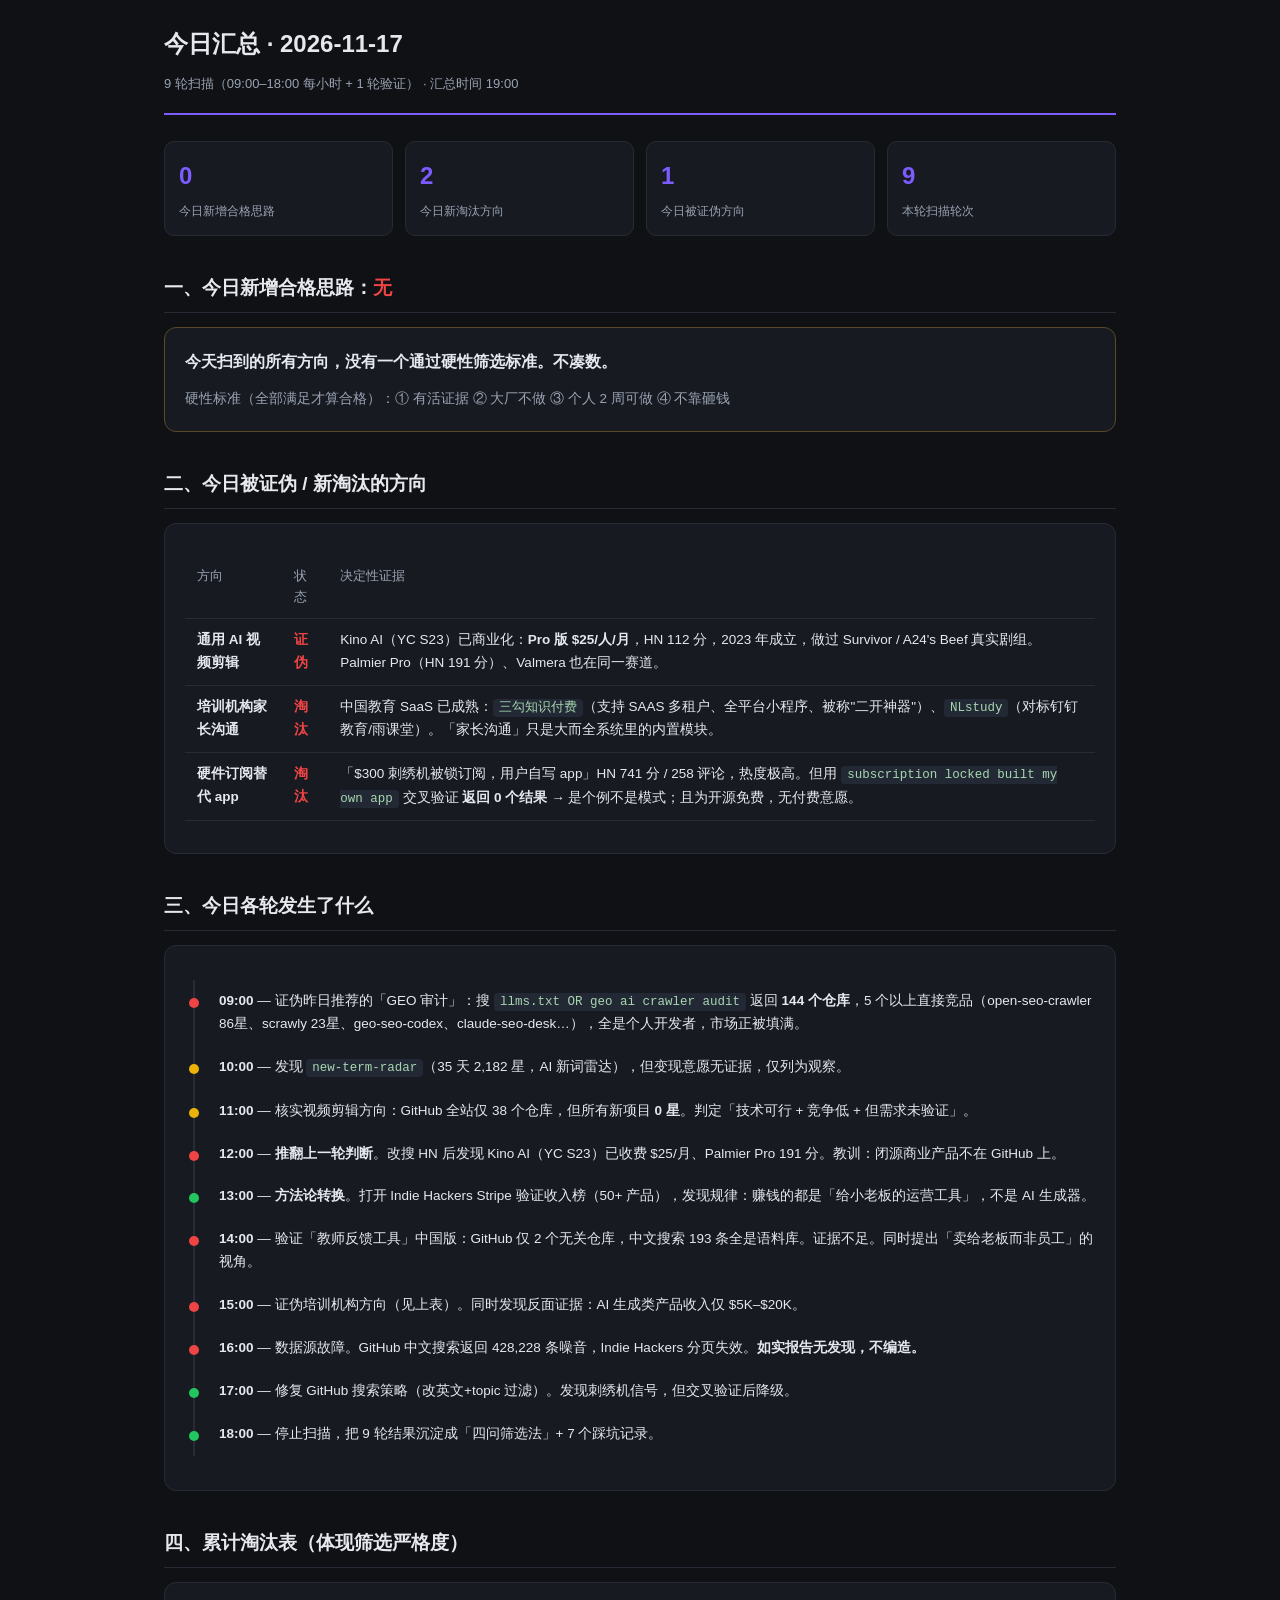
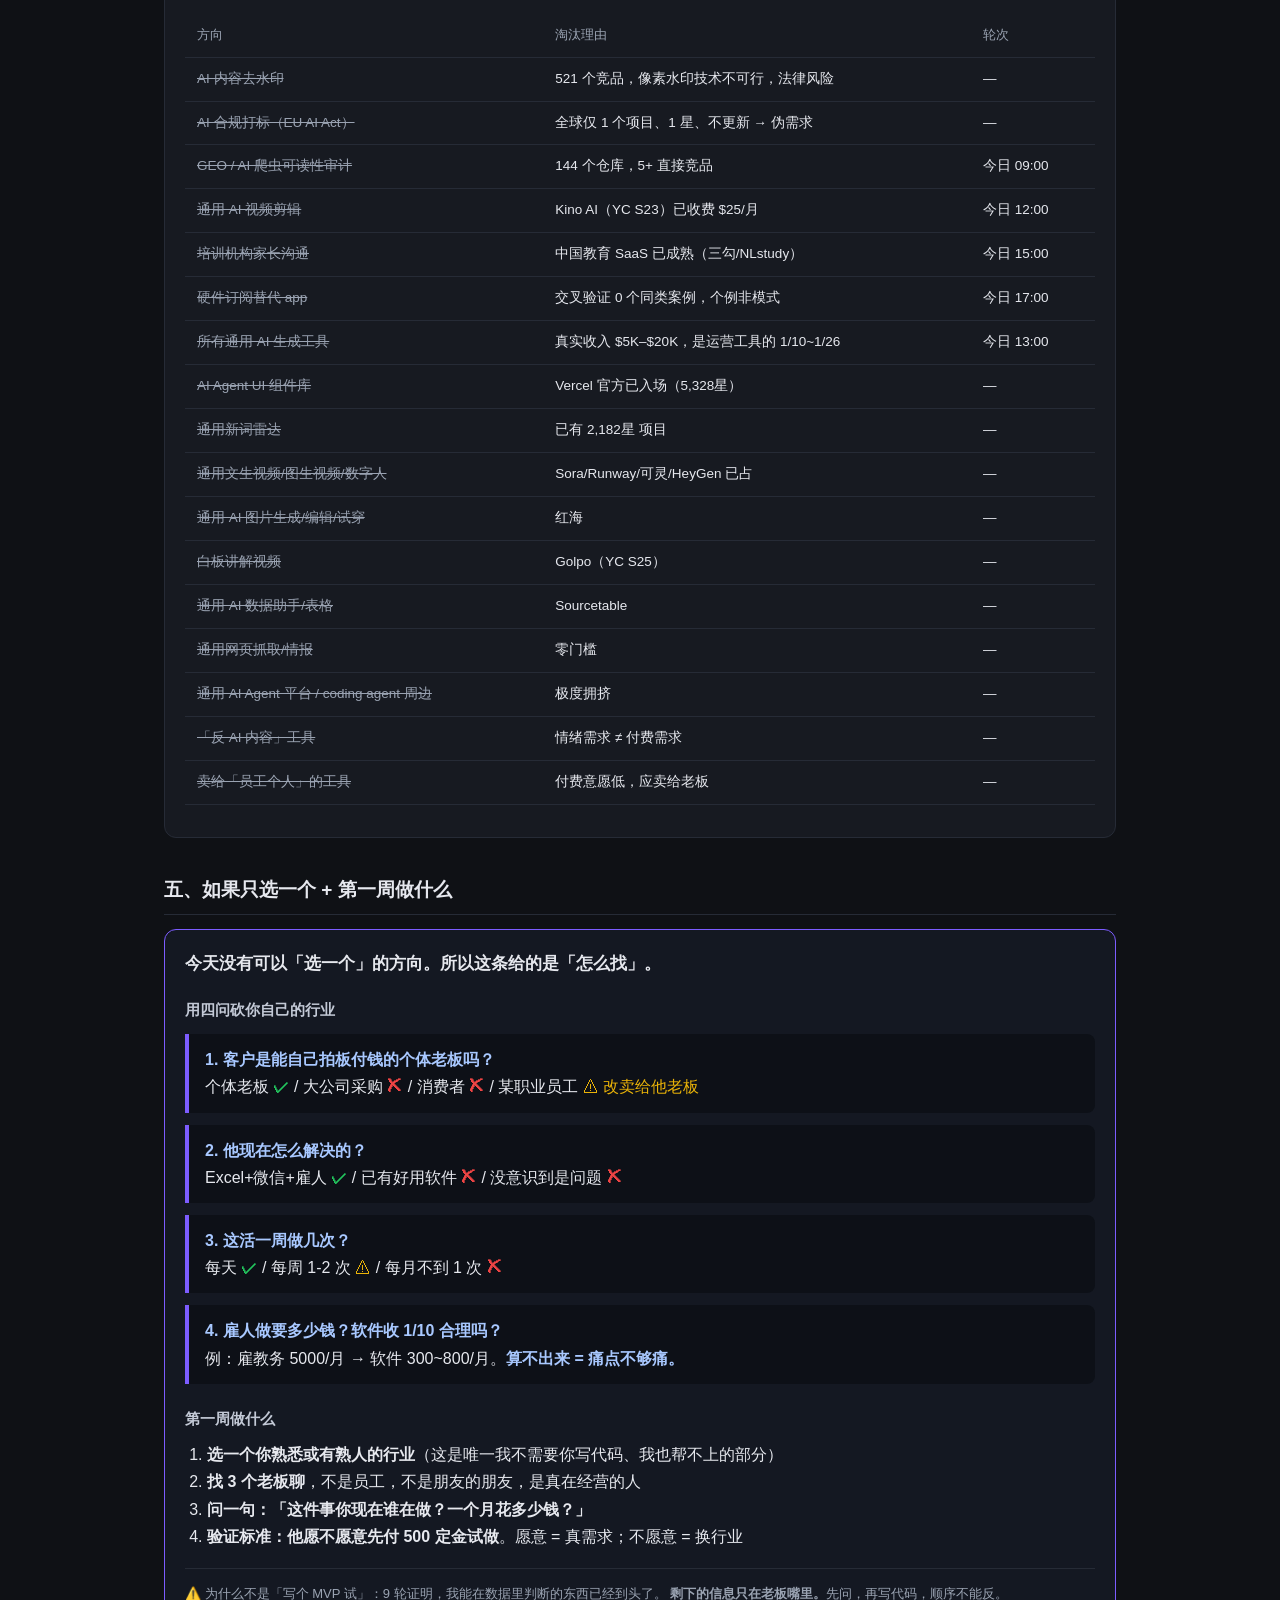
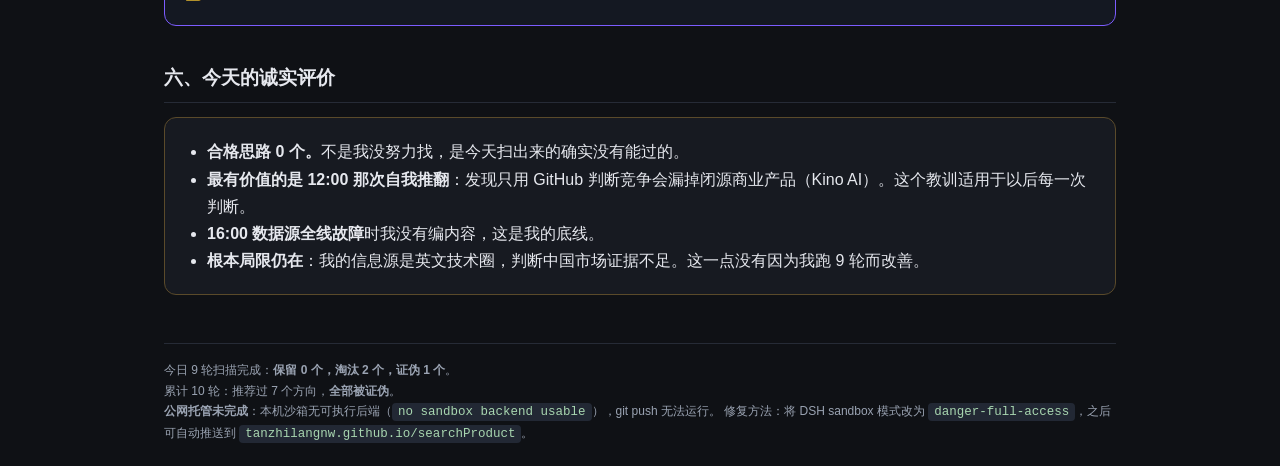
<file: index.html>
<!DOCTYPE html>
<html lang="zh-CN">
<head>
<meta charset="UTF-8">
<meta name="viewport" content="width=device-width, initial-scale=1.0">
<title>今日汇总 · 2026-11-17</title>
<style>
  :root{
    --bg:#0f1115; --card:#171a21; --border:#262b36; --txt:#e6e8ee;
    --dim:#9aa3b2; --accent:#7c5cff; --green:#22c55e; --yellow:#eab308; --red:#ef4444;
  }
  *{box-sizing:border-box}
  body{margin:0;background:var(--bg);color:var(--txt);
    font-family:-apple-system,BlinkMacSystemFont,"Segoe UI","PingFang SC","Microsoft YaHei",sans-serif;
    line-height:1.7;padding:24px;max-width:1000px;margin:0 auto}
  header{border-bottom:2px solid var(--accent);padding-bottom:18px;margin-bottom:26px}
  h1{font-size:24px;margin:0 0 8px}
  .meta{color:var(--dim);font-size:13px}
  h2{font-size:19px;margin:36px 0 14px;padding-bottom:8px;border-bottom:1px solid var(--border)}
  .card{background:var(--card);border:1px solid var(--border);border-radius:12px;padding:20px;margin-bottom:18px}
  .card.key{border-color:var(--accent);background:#141822}
  .card.zero{border-color:#5a4a2a}
  .grid{display:grid;grid-template-columns:repeat(auto-fit,minmax(200px,1fr));gap:12px;margin:16px 0}
  .stat{background:var(--card);border:1px solid var(--border);border-radius:10px;padding:14px}
  .stat .n{font-size:24px;font-weight:700;color:var(--accent)}
  .stat .l{font-size:12px;color:var(--dim);margin-top:4px}
  table{width:100%;border-collapse:collapse;font-size:13.5px;margin:12px 0}
  th,td{text-align:left;padding:10px 12px;border-bottom:1px solid var(--border);vertical-align:top}
  th{color:var(--dim);font-weight:500;font-size:12.5px}
  .yes{color:var(--green);font-weight:600}
  .no{color:var(--red);font-weight:600}
  .killed{color:#9aa3b2;text-decoration:line-through}
  .timeline{list-style:none;padding:0;margin:14px 0}
  .timeline li{padding:10px 0 10px 24px;border-left:2px solid var(--border);margin-left:8px;position:relative;font-size:13.5px}
  .timeline li::before{content:"";position:absolute;left:-6px;top:18px;width:10px;height:10px;border-radius:50%;background:var(--border)}
  .timeline li.ok::before{background:var(--green)}
  .timeline li.bad::before{background:var(--red)}
  .timeline li.warn::before{background:var(--yellow)}
  .q{background:#0d1017;border-left:4px solid var(--accent);padding:12px 16px;margin:12px 0;border-radius:0 8px 8px 0}
  .q b{color:#a8c8ff}
  footer{margin-top:48px;color:var(--dim);font-size:12px;border-top:1px solid var(--border);padding-top:16px}
  code{background:#222834;padding:2px 6px;border-radius:4px;font-size:12.5px;color:#a8d6b0}
</style>
</head>
<body>

<header>
  <h1>今日汇总 · 2026-11-17</h1>
  <div class="meta">9 轮扫描（09:00–18:00 每小时 + 1 轮验证） · 汇总时间 19:00</div>
</header>

<div class="grid">
  <div class="stat"><div class="n">0</div><div class="l">今日新增合格思路</div></div>
  <div class="stat"><div class="n">2</div><div class="l">今日新淘汰方向</div></div>
  <div class="stat"><div class="n">1</div><div class="l">今日被证伪方向</div></div>
  <div class="stat"><div class="n">9</div><div class="l">本轮扫描轮次</div></div>
</div>

<h2>一、今日新增合格思路：<span class="no">无</span></h2>

<div class="card zero">
  <p style="margin:0 0 12px"><b>今天扫到的所有方向，没有一个通过硬性筛选标准。不凑数。</b></p>
  <p style="margin:0;color:var(--dim);font-size:13.5px">
    硬性标准（全部满足才算合格）：① 有活证据 ② 大厂不做 ③ 个人 2 周可做 ④ 不靠砸钱
  </p>
</div>

<h2>二、今日被证伪 / 新淘汰的方向</h2>

<div class="card">
  <table>
    <tr><th>方向</th><th>状态</th><th>决定性证据</th></tr>
    <tr>
      <td><b>通用 AI 视频剪辑</b></td>
      <td class="no">证伪</td>
      <td>Kino AI（YC S23）已商业化：<b>Pro 版 $25/人/月</b>，HN 112 分，2023 年成立，做过 Survivor / A24's Beef 真实剧组。Palmier Pro（HN 191 分）、Valmera 也在同一赛道。</td>
    </tr>
    <tr>
      <td><b>培训机构家长沟通</b></td>
      <td class="no">淘汰</td>
      <td>中国教育 SaaS 已成熟：<code>三勾知识付费</code>（支持 SAAS 多租户、全平台小程序、被称"二开神器"）、<code>NLstudy</code>（对标钉钉教育/雨课堂）。「家长沟通」只是大而全系统里的内置模块。</td>
    </tr>
    <tr>
      <td><b>硬件订阅替代 app</b></td>
      <td class="no">淘汰</td>
      <td>「$300 刺绣机被锁订阅，用户自写 app」HN 741 分 / 258 评论，热度极高。但用 <code>subscription locked built my own app</code> 交叉验证 <b>返回 0 个结果</b> → 是个例不是模式；且为开源免费，无付费意愿。</td>
    </tr>
  </table>
</div>

<h2>三、今日各轮发生了什么</h2>

<div class="card">
  <ul class="timeline">
    <li class="bad">
      <b>09:00</b> — 证伪昨日推荐的「GEO 审计」：搜 <code>llms.txt OR geo ai crawler audit</code> 返回 <b>144 个仓库</b>，5 个以上直接竞品（open-seo-crawler 86星、scrawly 23星、geo-seo-codex、claude-seo-desk…），全是个人开发者，市场正被填满。
    </li>
    <li class="warn">
      <b>10:00</b> — 发现 <code>new-term-radar</code>（35 天 2,182 星，AI 新词雷达），但变现意愿无证据，仅列为观察。
    </li>
    <li class="warn">
      <b>11:00</b> — 核实视频剪辑方向：GitHub 全站仅 38 个仓库，但所有新项目 <b>0 星</b>。判定「技术可行 + 竞争低 + 但需求未验证」。
    </li>
    <li class="bad">
      <b>12:00</b> — <b>推翻上一轮判断</b>。改搜 HN 后发现 Kino AI（YC S23）已收费 $25/月、Palmier Pro 191 分。教训：闭源商业产品不在 GitHub 上。
    </li>
    <li class="ok">
      <b>13:00</b> — <b>方法论转换</b>。打开 Indie Hackers Stripe 验证收入榜（50+ 产品），发现规律：赚钱的都是「给小老板的运营工具」，不是 AI 生成器。
    </li>
    <li class="bad">
      <b>14:00</b> — 验证「教师反馈工具」中国版：GitHub 仅 2 个无关仓库，中文搜索 193 条全是语料库。证据不足。同时提出「卖给老板而非员工」的视角。
    </li>
    <li class="bad">
      <b>15:00</b> — 证伪培训机构方向（见上表）。同时发现反面证据：AI 生成类产品收入仅 $5K–$20K。
    </li>
    <li class="bad">
      <b>16:00</b> — 数据源故障。GitHub 中文搜索返回 428,228 条噪音，Indie Hackers 分页失效。<b>如实报告无发现，不编造。</b>
    </li>
    <li class="ok">
      <b>17:00</b> — 修复 GitHub 搜索策略（改英文+topic 过滤）。发现刺绣机信号，但交叉验证后降级。
    </li>
    <li class="ok">
      <b>18:00</b> — 停止扫描，把 9 轮结果沉淀成「四问筛选法」+ 7 个踩坑记录。
    </li>
  </ul>
</div>

<h2>四、累计淘汰表（体现筛选严格度）</h2>

<div class="card">
  <table>
    <tr><th>方向</th><th>淘汰理由</th><th>轮次</th></tr>
    <tr><td class="killed">AI 内容去水印</td><td>521 个竞品，像素水印技术不可行，法律风险</td><td>—</td></tr>
    <tr><td class="killed">AI 合规打标（EU AI Act）</td><td>全球仅 1 个项目、1 星、不更新 → 伪需求</td><td>—</td></tr>
    <tr><td class="killed">GEO / AI 爬虫可读性审计</td><td>144 个仓库，5+ 直接竞品</td><td>今日 09:00</td></tr>
    <tr><td class="killed">通用 AI 视频剪辑</td><td>Kino AI（YC S23）已收费 $25/月</td><td>今日 12:00</td></tr>
    <tr><td class="killed">培训机构家长沟通</td><td>中国教育 SaaS 已成熟（三勾/NLstudy）</td><td>今日 15:00</td></tr>
    <tr><td class="killed">硬件订阅替代 app</td><td>交叉验证 0 个同类案例，个例非模式</td><td>今日 17:00</td></tr>
    <tr><td class="killed">所有通用 AI 生成工具</td><td>真实收入 $5K–$20K，是运营工具的 1/10~1/26</td><td>今日 13:00</td></tr>
    <tr><td class="killed">AI Agent UI 组件库</td><td>Vercel 官方已入场（5,328星）</td><td>—</td></tr>
    <tr><td class="killed">通用新词雷达</td><td>已有 2,182星 项目</td><td>—</td></tr>
    <tr><td class="killed">通用文生视频/图生视频/数字人</td><td>Sora/Runway/可灵/HeyGen 已占</td><td>—</td></tr>
    <tr><td class="killed">通用 AI 图片生成/编辑/试穿</td><td>红海</td><td>—</td></tr>
    <tr><td class="killed">白板讲解视频</td><td>Golpo（YC S25）</td><td>—</td></tr>
    <tr><td class="killed">通用 AI 数据助手/表格</td><td>Sourcetable</td><td>—</td></tr>
    <tr><td class="killed">通用网页抓取/情报</td><td>零门槛</td><td>—</td></tr>
    <tr><td class="killed">通用 AI Agent 平台 / coding agent 周边</td><td>极度拥挤</td><td>—</td></tr>
    <tr><td class="killed">「反 AI 内容」工具</td><td>情绪需求 ≠ 付费需求</td><td>—</td></tr>
    <tr><td class="killed">卖给「员工个人」的工具</td><td>付费意愿低，应卖给老板</td><td>—</td></tr>
  </table>
</div>

<h2>五、如果只选一个 + 第一周做什么</h2>

<div class="card key">
  <p style="margin:0 0 14px;font-size:17px"><b>今天没有可以「选一个」的方向。所以这条给的是「怎么找」。</b></p>

  <h3 style="color:#c3c9d6;font-size:15px;margin:18px 0 10px">用四问砍你自己的行业</h3>

  <div class="q">
    <b>1. 客户是能自己拍板付钱的个体老板吗？</b><br>
    个体老板 <span class="yes">✓</span> / 大公司采购 <span class="no">✗</span> / 消费者 <span class="no">✗</span> / 某职业员工 <span style="color:#eab308">⚠ 改卖给他老板</span>
  </div>
  <div class="q">
    <b>2. 他现在怎么解决的？</b><br>
    Excel+微信+雇人 <span class="yes">✓</span> / 已有好用软件 <span class="no">✗</span> / 没意识到是问题 <span class="no">✗</span>
  </div>
  <div class="q">
    <b>3. 这活一周做几次？</b><br>
    每天 <span class="yes">✓</span> / 每周 1-2 次 <span style="color:#eab308">⚠</span> / 每月不到 1 次 <span class="no">✗</span>
  </div>
  <div class="q">
    <b>4. 雇人做要多少钱？软件收 1/10 合理吗？</b><br>
    例：雇教务 5000/月 → 软件 300~800/月。<b>算不出来 = 痛点不够痛。</b>
  </div>

  <h3 style="color:#c3c9d6;font-size:15px;margin:22px 0 10px">第一周做什么</h3>
  <ol style="margin:0;padding-left:22px">
    <li><b>选一个你熟悉或有熟人的行业</b>（这是唯一我不需要你写代码、我也帮不上的部分）</li>
    <li><b>找 3 个老板聊</b>，不是员工，不是朋友的朋友，是真在经营的人</li>
    <li><b>问一句：「这件事你现在谁在做？一个月花多少钱？」</b></li>
    <li><b>验证标准：他愿不愿意先付 500 定金试做</b>。愿意 = 真需求；不愿意 = 换行业</li>
  </ol>

  <p style="margin:18px 0 0;color:var(--dim);font-size:13px;border-top:1px solid var(--border);padding-top:14px">
    ⚠️ 为什么不是「写个 MVP 试」：9 轮证明，我能在数据里判断的东西已经到头了。
    <b>剩下的信息只在老板嘴里。</b>先问，再写代码，顺序不能反。
  </p>
</div>

<h2>六、今天的诚实评价</h2>

<div class="card zero">
  <ul style="margin:0;padding-left:22px">
    <li><b>合格思路 0 个。</b>不是我没努力找，是今天扫出来的确实没有能过的。</li>
    <li><b>最有价值的是 12:00 那次自我推翻</b>：发现只用 GitHub 判断竞争会漏掉闭源商业产品（Kino AI）。这个教训适用于以后每一次判断。</li>
    <li><b>16:00 数据源全线故障</b>时我没有编内容，这是我的底线。</li>
    <li><b>根本局限仍在</b>：我的信息源是英文技术圈，判断中国市场证据不足。这一点没有因为我跑 9 轮而改善。</li>
  </ul>
</div>

<footer>
  今日 9 轮扫描完成：<b>保留 0 个，淘汰 2 个，证伪 1 个</b>。<br>
  累计 10 轮：推荐过 7 个方向，<b>全部被证伪</b>。<br>
  <b>公网托管未完成</b>：本机沙箱无可执行后端（<code>no sandbox backend usable</code>），git push 无法运行。
  修复方法：将 DSH sandbox 模式改为 <code>danger-full-access</code>，之后可自动推送到 <code>tanzhilangnw.github.io/searchProduct</code>。
</footer>

</body>
</html>
</file>
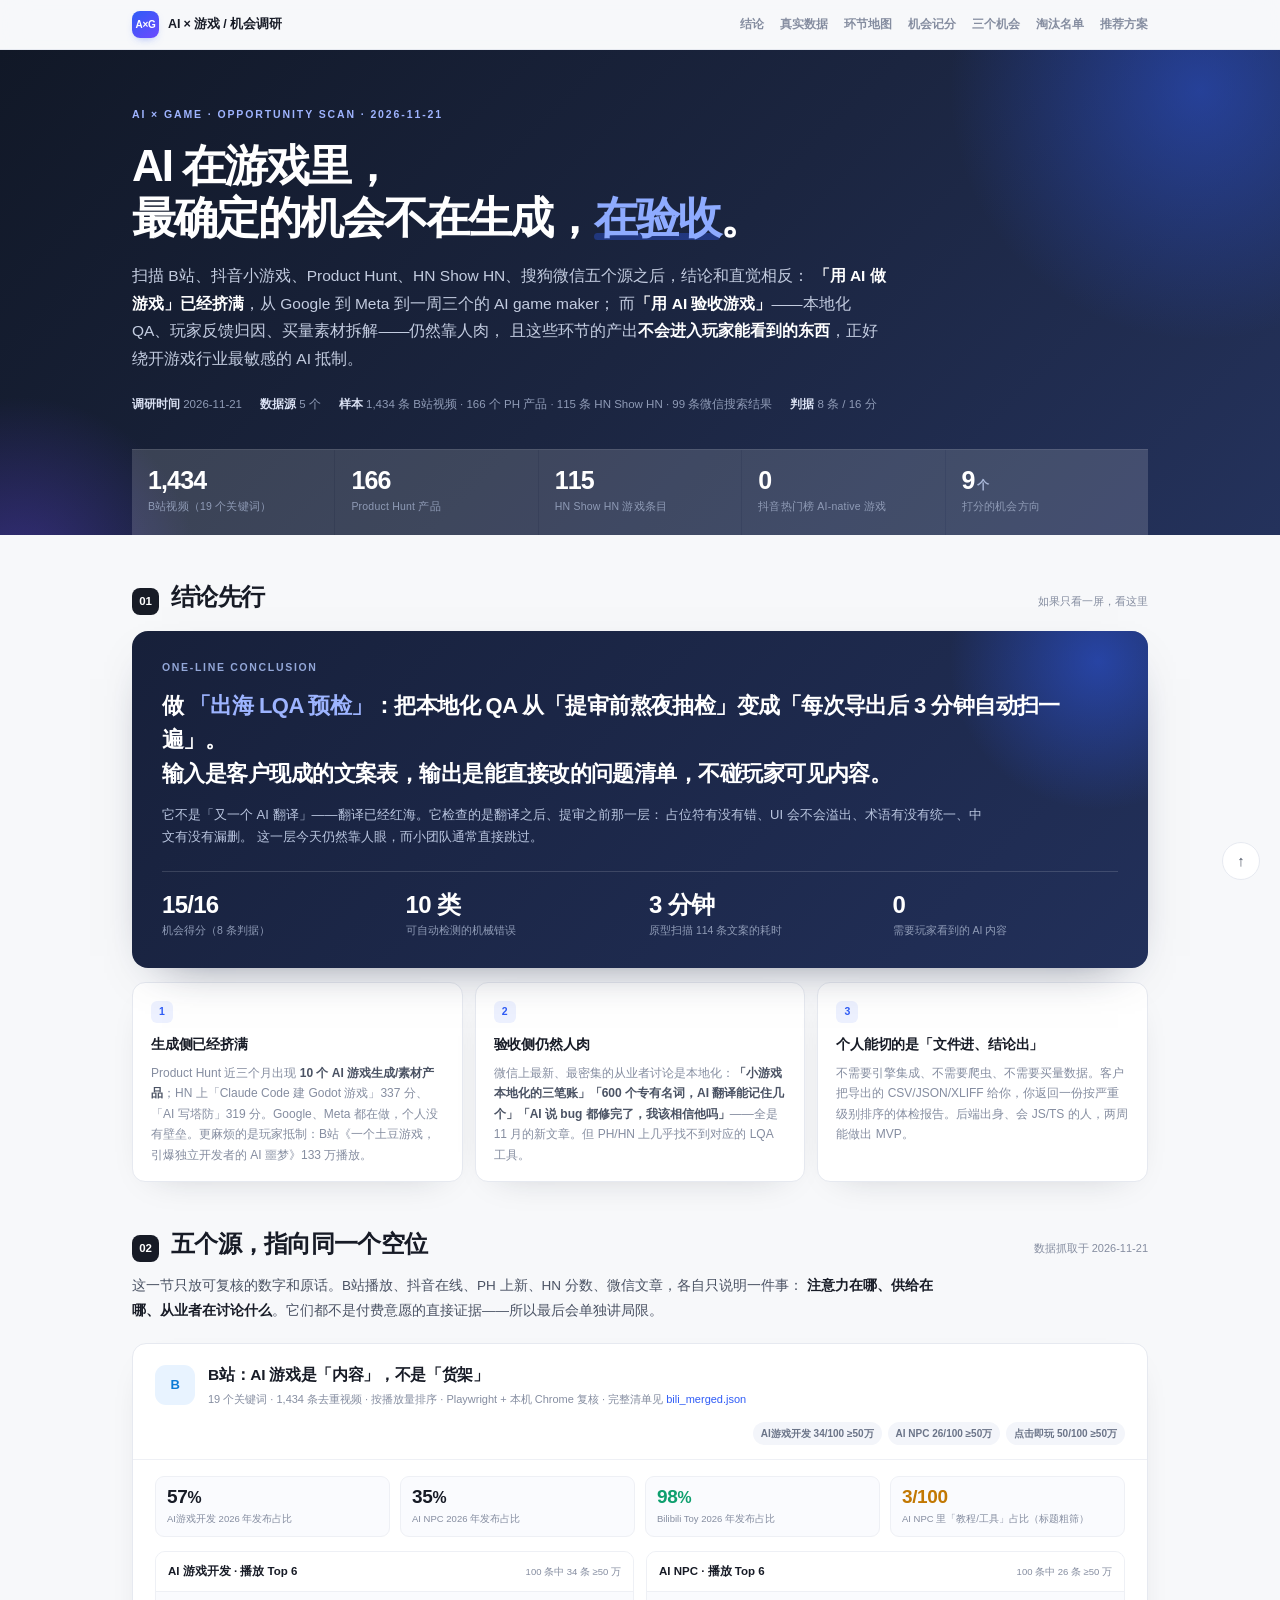
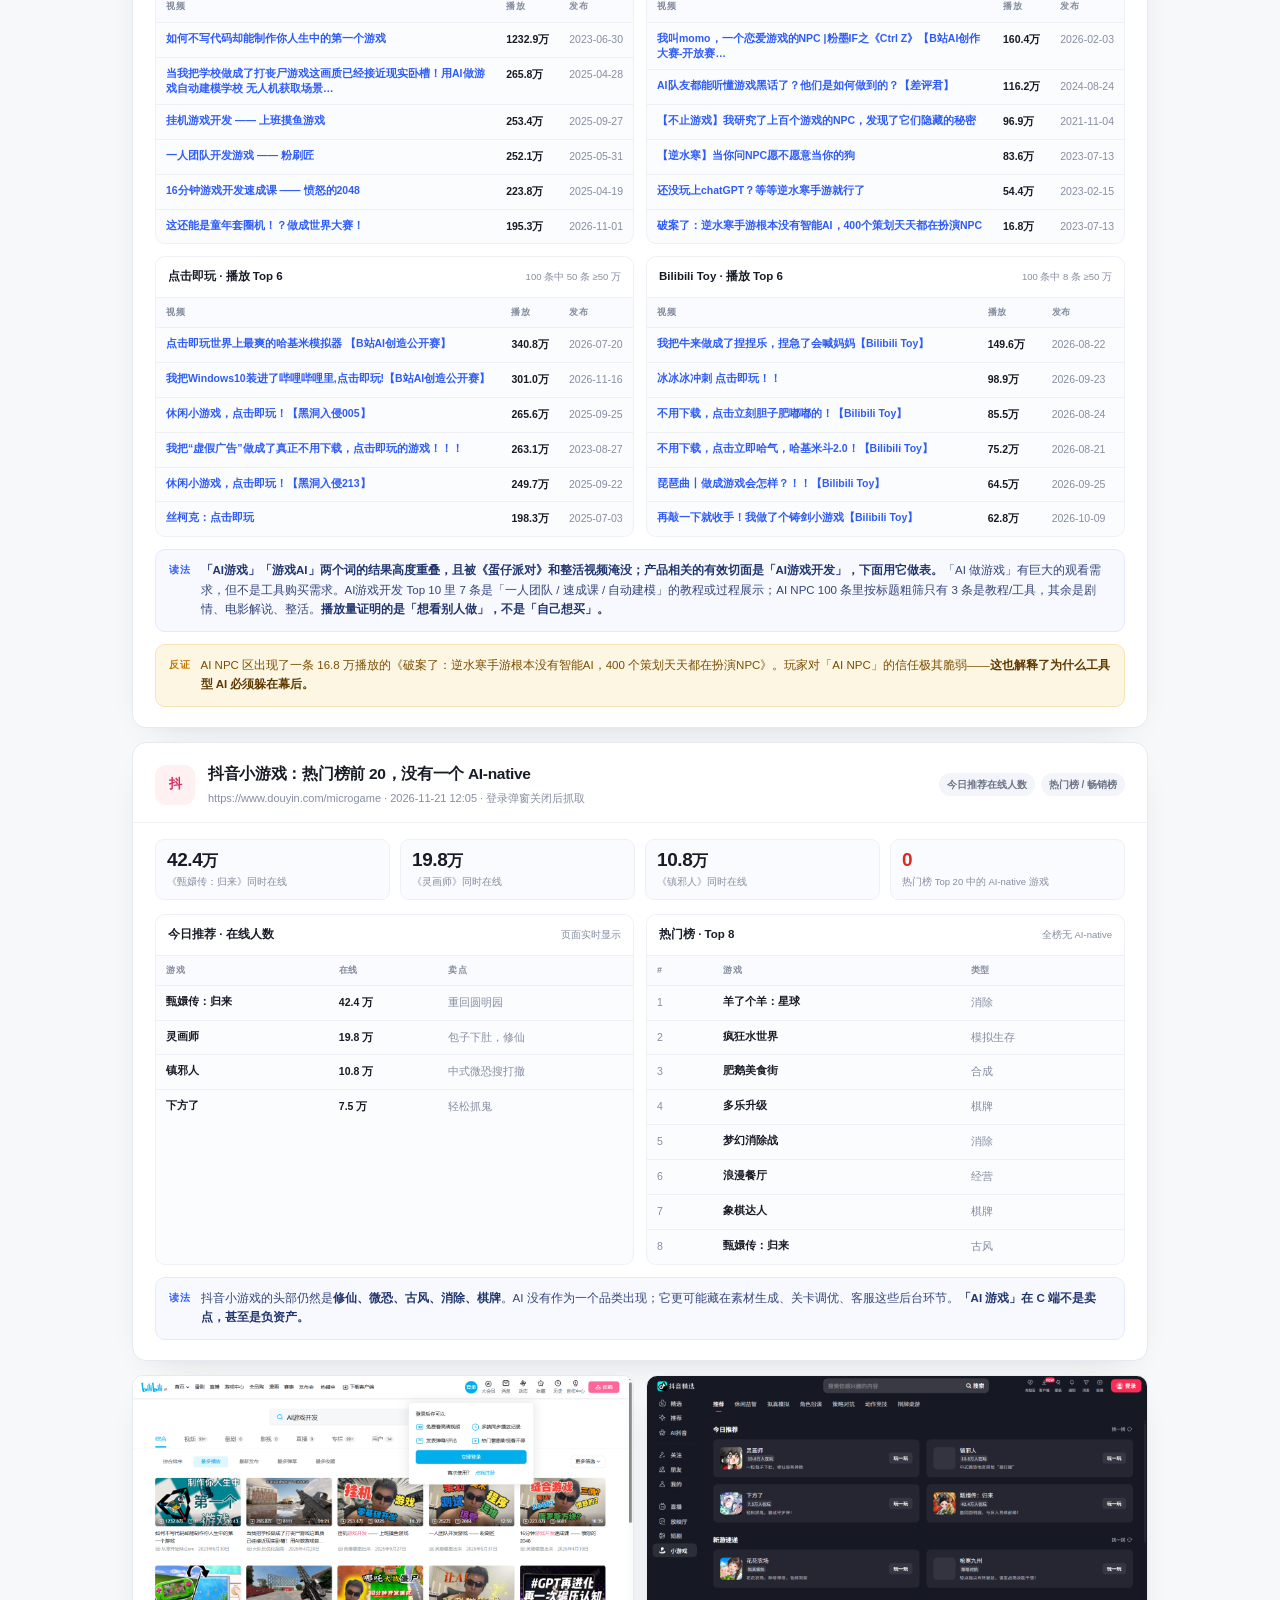
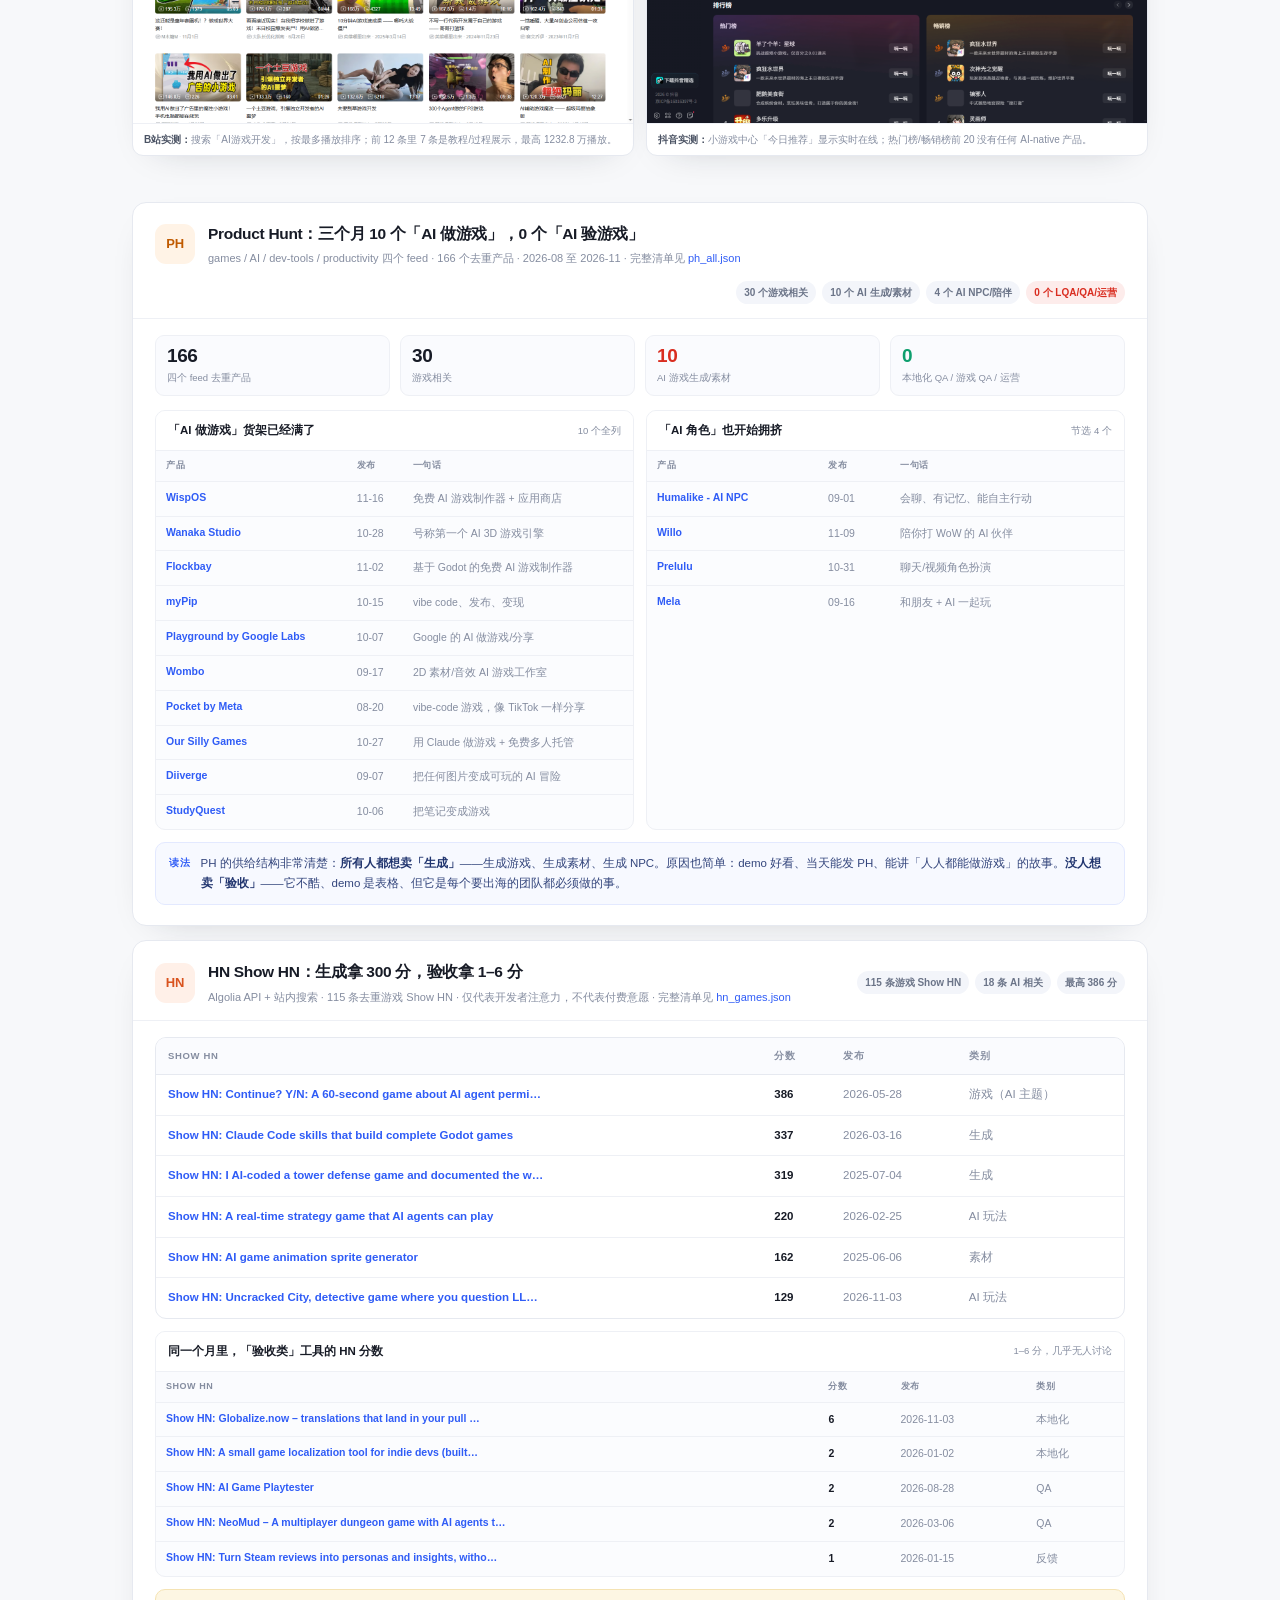
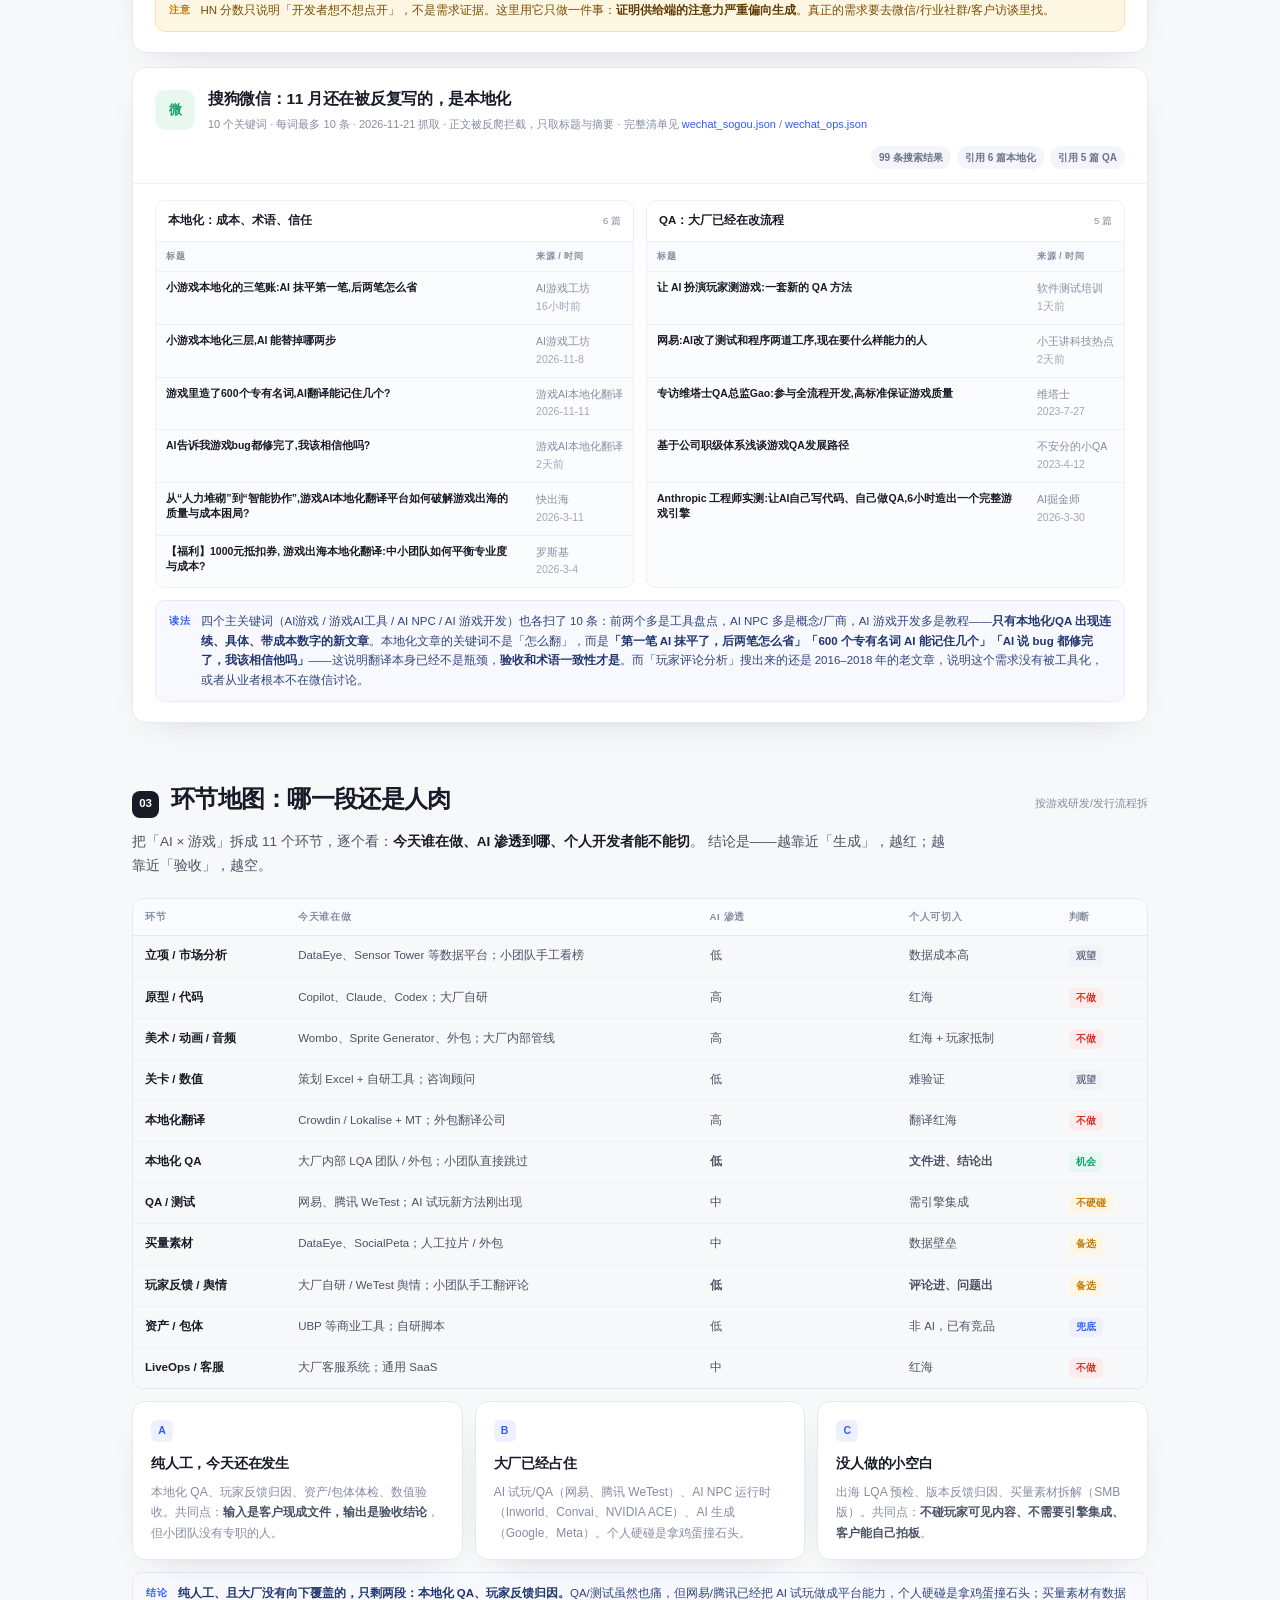
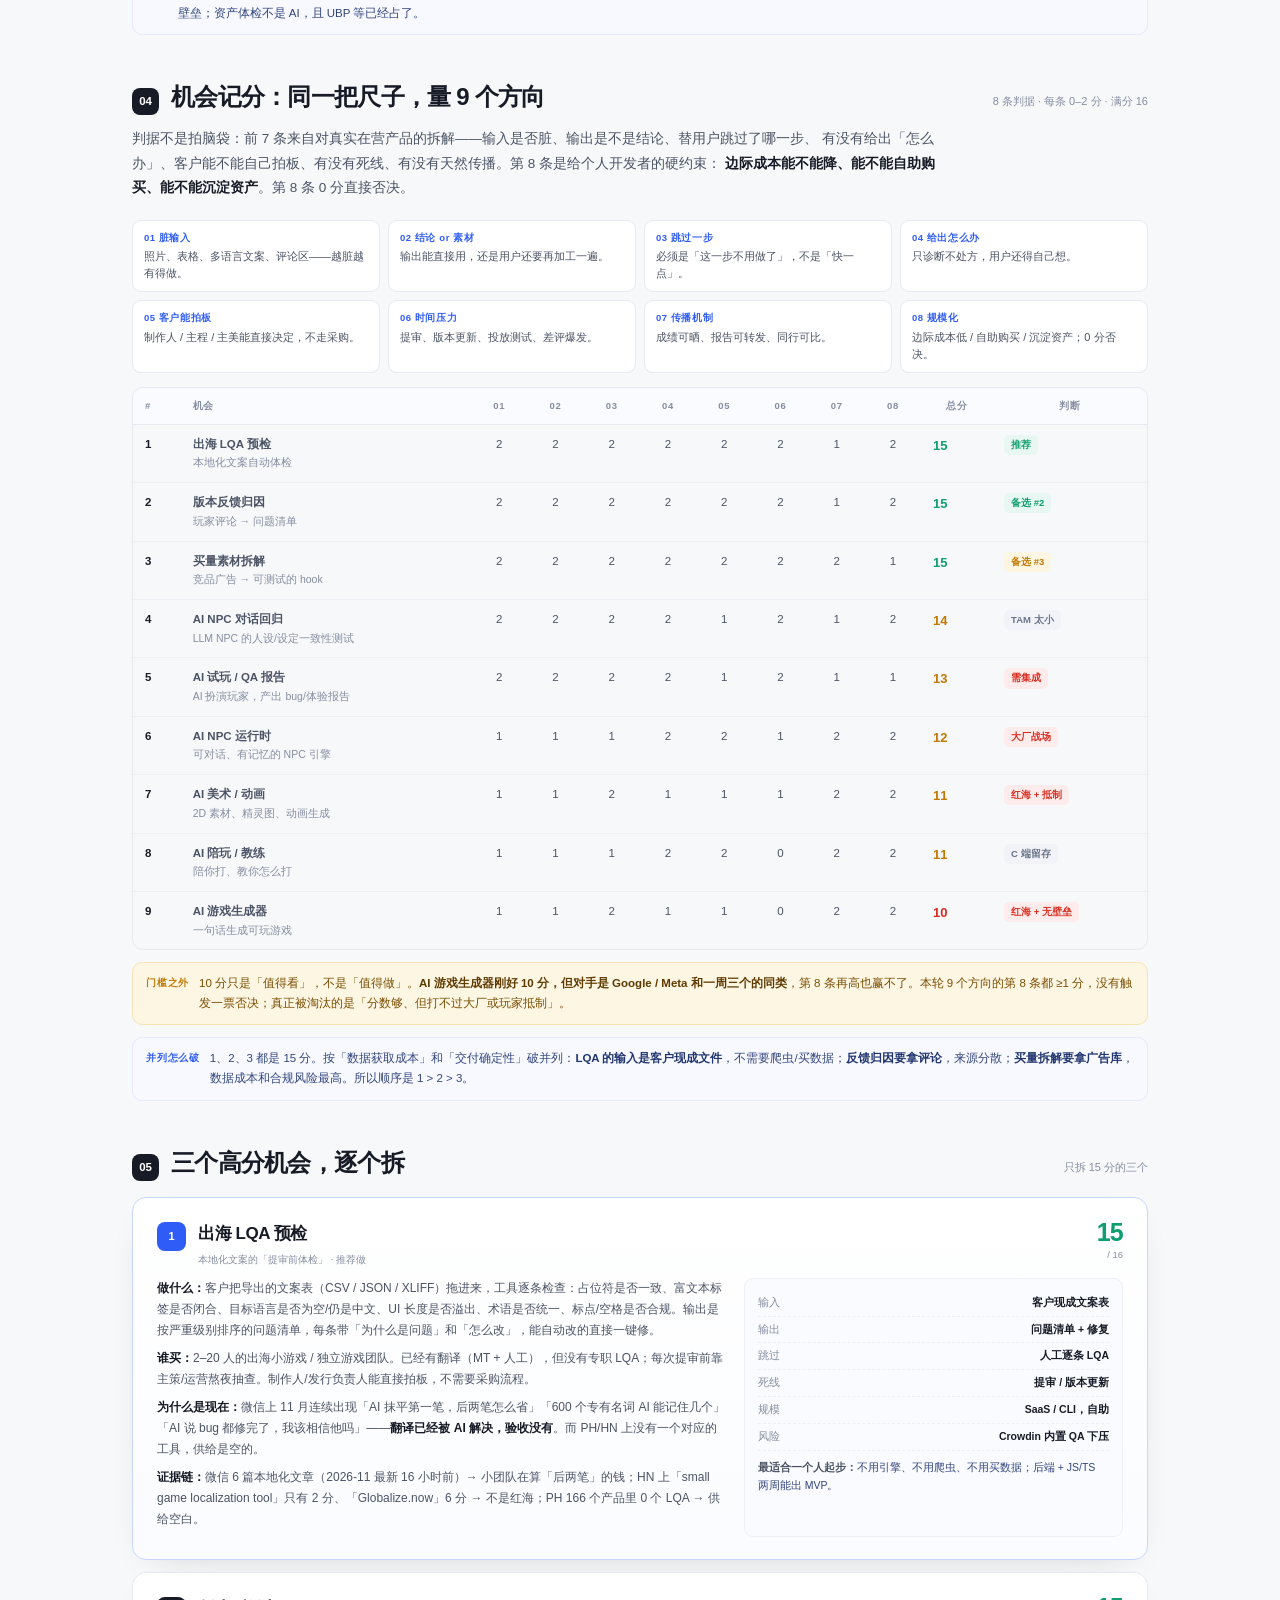
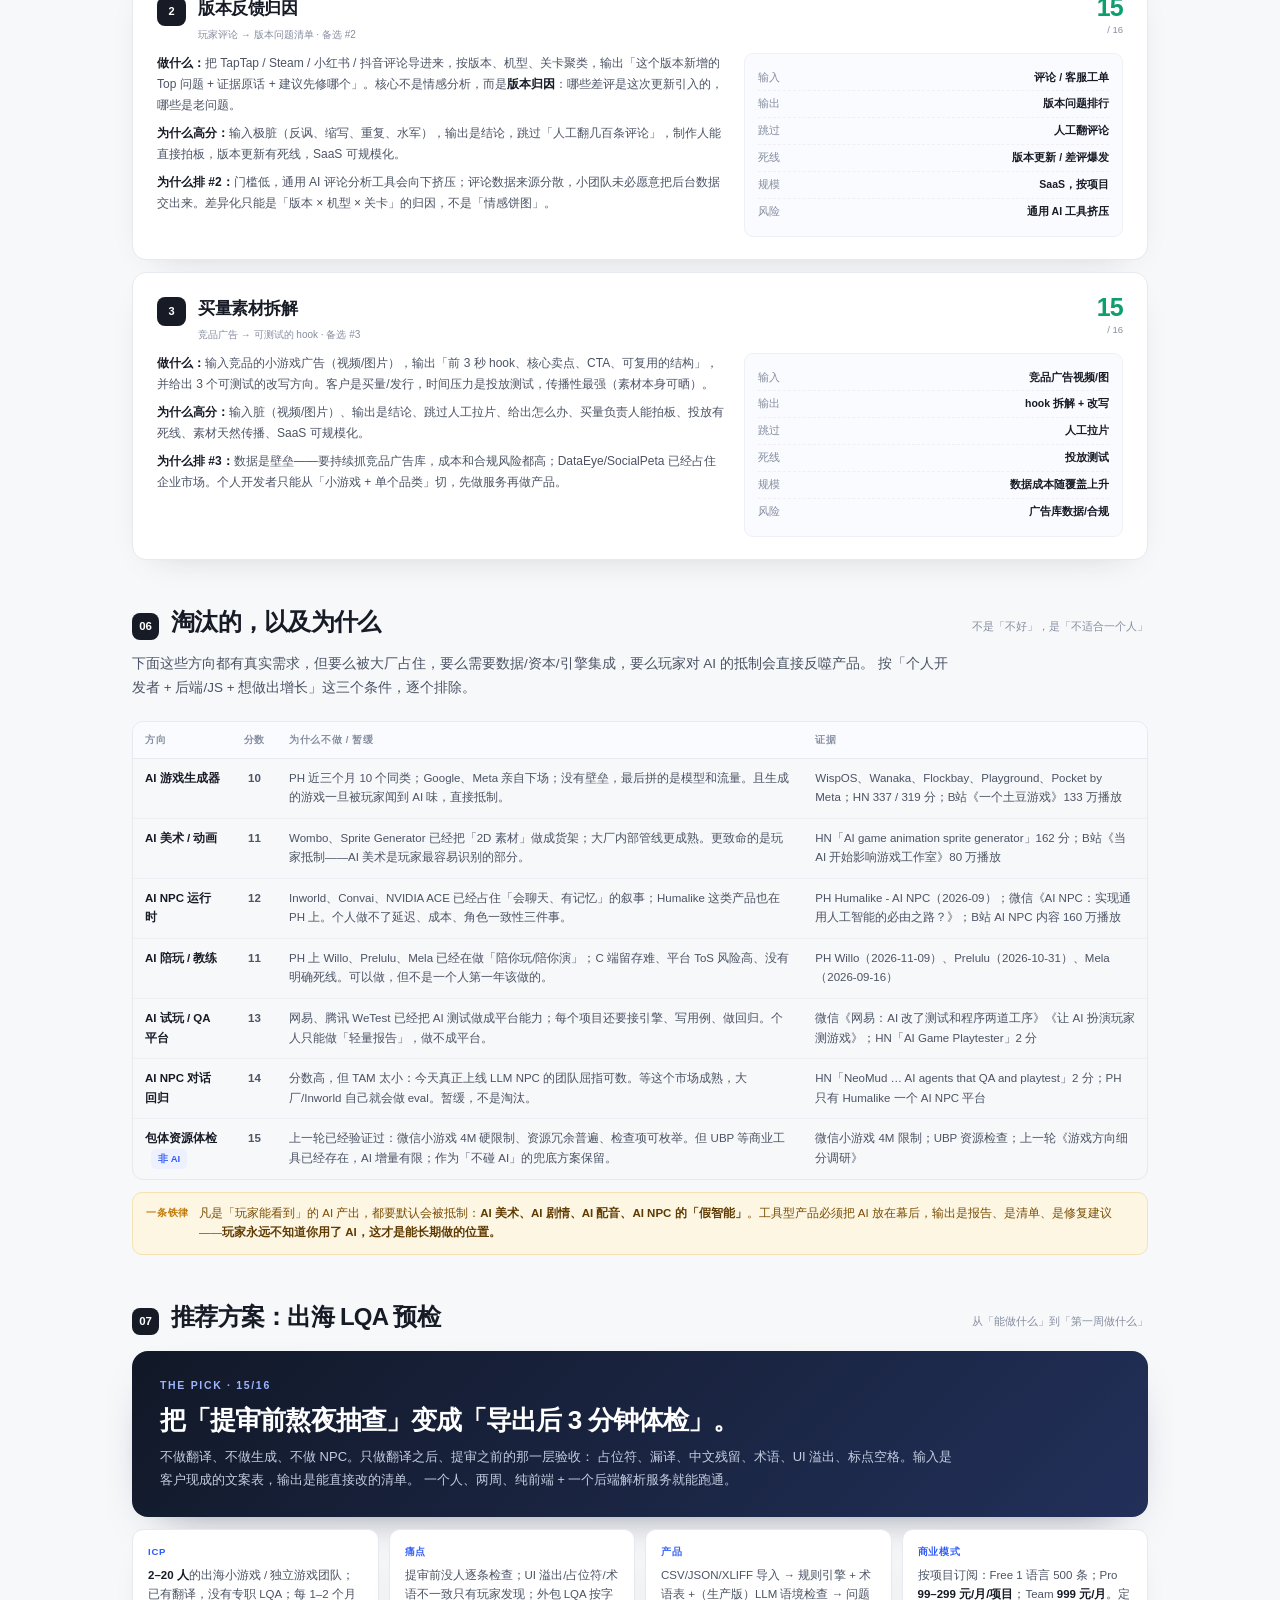
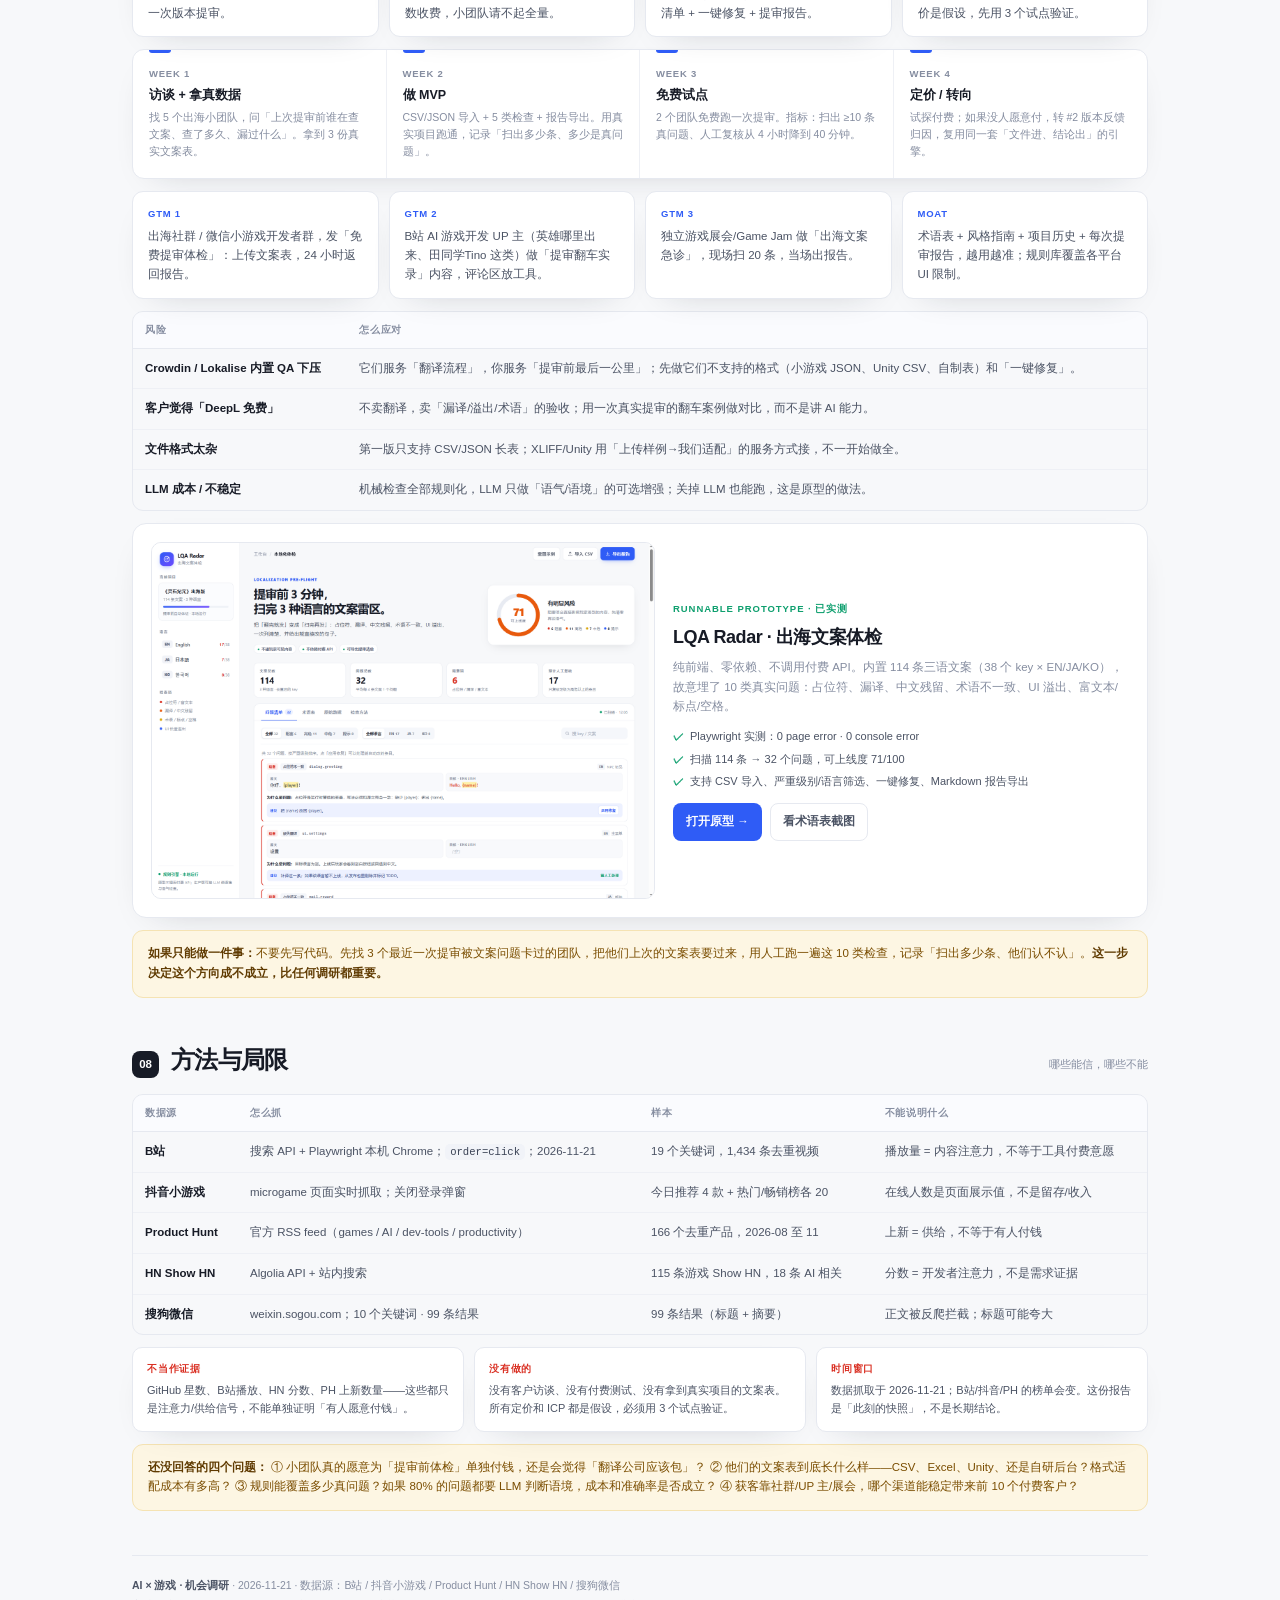
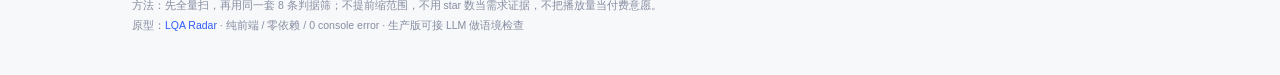
<file: game/index.html>
﻿<!DOCTYPE html>
<html lang="zh-CN">
<head>
<meta charset="UTF-8">
<meta name="viewport" content="width=device-width, initial-scale=1.0">
<title>AI × 游戏 · 机会调研 · 2026-11-21</title>
<link rel="icon" href="data:image/svg+xml,%3Csvg xmlns='http://www.w3.org/2000/svg' viewBox='0 0 24 24'%3E%3Crect width='24' height='24' rx='6' fill='%232f5cf6'/%3E%3Ccircle cx='12' cy='12' r='7' fill='none' stroke='white' stroke-width='1.5'/%3E%3Ccircle cx='12' cy='12' r='2' fill='white'/%3E%3C/svg%3E">
<style>
  :root{
    --bg:#f7f8fa; --card:#fff; --ink:#171b26; --ink2:#4b5364; --ink3:#858da0;
    --line:#e6e9f0; --line2:#eef0f5;
    --brand:#2f5cf6; --brand-ink:#1f46d6; --brand-soft:#edf1ff;
    --good:#0e9f6e; --good-soft:#e8f7f1;
    --warn:#c27803; --warn-soft:#fdf6e3;
    --bad:#d92d20; --bad-soft:#fdeceb;
    --violet:#6d4aff; --violet-soft:#f2efff;
    --shadow:0 12px 36px -24px rgba(23,27,38,.28);
  }
  *{box-sizing:border-box;margin:0;padding:0}
  html{scroll-behavior:smooth}
  body{
    background:var(--bg);color:var(--ink);line-height:1.7;
    font-family:-apple-system,BlinkMacSystemFont,"Segoe UI","PingFang SC","Hiragino Sans GB","Microsoft YaHei",sans-serif;
    -webkit-font-smoothing:antialiased;
  }
  a{color:var(--brand);text-decoration:none}
  a:hover{text-decoration:underline}
  code{font-family:ui-monospace,SFMono-Regular,Menlo,Consolas,monospace;font-size:.92em;background:#f1f3f8;color:#394154;padding:2px 5px;border-radius:5px}
  .wrap{max-width:1060px;margin:0 auto;padding:0 22px}

  /* nav */
  .nav{position:sticky;top:0;z-index:50;background:rgba(247,248,250,.9);backdrop-filter:blur(14px);border-bottom:1px solid var(--line)}
  .nav-inner{max-width:1060px;margin:0 auto;padding:11px 22px;display:flex;align-items:center;justify-content:space-between;gap:18px}
  .nav-brand{display:flex;align-items:center;gap:9px;font-size:12.5px;font-weight:750;letter-spacing:-.01em;white-space:nowrap}
  .brand-mark{width:27px;height:27px;border-radius:8px;background:linear-gradient(145deg,#2f5cf6,#6d4aff);color:#fff;display:flex;align-items:center;justify-content:center;font-size:10px;font-weight:850;letter-spacing:-.02em;box-shadow:0 4px 10px -5px rgba(47,92,246,.6)}
  .nav-links{display:flex;gap:16px;flex-wrap:wrap}
  .nav-links a{font-size:11.5px;font-weight:600;color:var(--ink3)}
  .nav-links a:hover{color:var(--brand);text-decoration:none}

  /* hero */
  .hero{background:linear-gradient(135deg,#111827 0%,#1b2540 52%,#24325c 100%);color:#fff;padding:56px 0 0;position:relative;overflow:hidden}
  .hero::after{content:"";position:absolute;width:520px;height:520px;border-radius:50%;right:-180px;top:-220px;background:radial-gradient(circle,rgba(47,92,246,.45),rgba(47,92,246,0) 68%);pointer-events:none}
  .hero::before{content:"";position:absolute;width:360px;height:360px;border-radius:50%;left:-160px;bottom:-220px;background:radial-gradient(circle,rgba(109,74,255,.35),rgba(109,74,255,0) 70%);pointer-events:none}
  .hero .wrap{position:relative;z-index:1}
  .hero-kicker{font-size:10.5px;font-weight:800;letter-spacing:.18em;color:#9fb4ff;margin-bottom:16px}
  .hero h1{font-size:44px;line-height:1.18;letter-spacing:-.045em;font-weight:800;max-width:820px;margin-bottom:18px}
  .hero h1 em{font-style:normal;color:#8eabff;position:relative;white-space:nowrap}
  .hero h1 em::after{content:"";position:absolute;left:0;right:0;bottom:2px;height:7px;background:rgba(47,92,246,.35);border-radius:99px;z-index:-1}
  .hero-sub{font-size:15.5px;line-height:1.8;color:#c3cce0;max-width:760px}
  .hero-sub b{color:#fff;font-weight:650}
  .hero-meta{display:flex;gap:18px;flex-wrap:wrap;margin-top:22px;font-size:11.5px;color:#8f9bb6}
  .hero-meta b{color:#dce3f5;font-weight:650}
  .hero-stats{display:grid;grid-template-columns:repeat(5,1fr);gap:1px;background:rgba(255,255,255,.12);border-top:1px solid rgba(255,255,255,.12);margin-top:34px}
  .hero-stat{background:rgba(255,255,255,.035);padding:17px 16px 19px}
  .hero-stat .n{font-size:25px;font-weight:800;letter-spacing:-.035em;line-height:1.1;font-variant-numeric:tabular-nums}
  .hero-stat .t{font-size:10.5px;color:#8f9bb6;margin-top:4px;letter-spacing:.02em}
  .hero-stat .n small{font-size:12px;font-weight:650;color:#a9b7d8;margin-left:2px}

  /* sections */
  .section{padding:46px 0 0;scroll-margin-top:72px}
  .sec-head{display:flex;align-items:baseline;gap:12px;margin-bottom:16px}
  .sec-head .num{font-size:11.5px;font-weight:800;color:#fff;background:var(--ink);width:27px;height:27px;border-radius:8px;display:flex;align-items:center;justify-content:center;flex-shrink:0;letter-spacing:-.02em}
  .sec-head h2{font-size:24px;font-weight:780;letter-spacing:-.03em;line-height:1.3}
  .sec-head .aside{margin-left:auto;font-size:11px;color:var(--ink3);white-space:nowrap}
  .sec-intro{font-size:13.5px;color:var(--ink2);max-width:820px;margin:-4px 0 20px;line-height:1.8}
  .sec-intro b{color:var(--ink);font-weight:700}

  .card{background:var(--card);border:1px solid var(--line);border-radius:14px;box-shadow:var(--shadow)}
  .card-pad{padding:22px 24px}

  /* summary */
  .summary-card{background:linear-gradient(135deg,#17203a 0%,#22305a 100%);color:#fff;border-radius:16px;padding:28px 30px;box-shadow:0 18px 48px -30px rgba(23,32,58,.7);position:relative;overflow:hidden}
  .summary-card::after{content:"";position:absolute;width:300px;height:300px;border-radius:50%;right:-100px;top:-120px;background:radial-gradient(circle,rgba(47,92,246,.5),rgba(47,92,246,0) 70%)}
  .summary-label{font-size:10.5px;font-weight:800;letter-spacing:.16em;color:#93a7d8;margin-bottom:12px}
  .summary-main{font-size:22px;font-weight:750;line-height:1.55;letter-spacing:-.025em;position:relative;z-index:1}
  .summary-main em{font-style:normal;color:#9db4ff}
  .summary-sub{font-size:13px;color:#b9c5df;margin-top:12px;line-height:1.75;max-width:820px;position:relative;z-index:1}
  .summary-grid{display:grid;grid-template-columns:repeat(4,1fr);gap:18px;margin-top:22px;padding-top:20px;border-top:1px solid rgba(255,255,255,.14);position:relative;z-index:1}
  .summary-grid .n{font-size:24px;font-weight:800;letter-spacing:-.03em;line-height:1.1;font-variant-numeric:tabular-nums}
  .summary-grid .t{font-size:10.5px;color:#8f9bb6;margin-top:4px}

  .three-grid{display:grid;grid-template-columns:repeat(3,1fr);gap:12px;margin-top:14px}
  .point{background:#fff;border:1px solid var(--line);border-radius:13px;padding:18px 18px 16px;box-shadow:var(--shadow)}
  .point-num{width:22px;height:22px;border-radius:6px;background:var(--brand-soft);color:var(--brand);font-size:10.5px;font-weight:850;display:flex;align-items:center;justify-content:center;margin-bottom:10px}
  .point h3{font-size:14px;font-weight:750;letter-spacing:-.015em;margin-bottom:6px}
  .point p{font-size:12px;color:var(--ink3);line-height:1.7}
  .point p b{color:var(--ink2);font-weight:650}

  /* data source cards */
  .source{margin-bottom:14px;overflow:hidden}
  .source-head{display:flex;align-items:center;gap:13px;padding:18px 22px 14px;border-bottom:1px solid var(--line2);flex-wrap:wrap}
  .source-ico{width:40px;height:40px;border-radius:11px;display:flex;align-items:center;justify-content:center;font-size:13px;font-weight:850;flex-shrink:0;letter-spacing:-.02em}
  .ico-bili{background:#e8f3ff;color:#0b7bd6}
  .ico-dy{background:#fff0f2;color:#d92d5b}
  .ico-ph{background:#fff3e6;color:#c05a00}
  .ico-hn{background:#fff0e8;color:#d9531e}
  .ico-wx{background:#e9f8ee;color:#0e9f6e}
  .source-title{font-size:15.5px;font-weight:750;letter-spacing:-.02em}
  .source-sub{font-size:11px;color:var(--ink3);margin-top:2px}
  .source-badges{margin-left:auto;display:flex;gap:6px;flex-wrap:wrap}
  .src-badge{font-size:10px;font-weight:700;padding:3px 8px;border-radius:99px;background:#f3f5fa;color:#6b7488;white-space:nowrap}
  .source-body{padding:16px 22px 20px}
  .source-stats{display:grid;grid-template-columns:repeat(4,1fr);gap:10px;margin-bottom:14px}
  .sstat{background:#fafbfe;border:1px solid var(--line2);border-radius:9px;padding:9px 11px}
  .sstat .n{font-size:19px;font-weight:800;letter-spacing:-.02em;line-height:1.2;font-variant-numeric:tabular-nums}
  .sstat .t{font-size:9.5px;color:var(--ink3);margin-top:2px}
  .sstat .n.good{color:var(--good)}
  .sstat .n.bad{color:var(--bad)}
  .sstat .n.warn{color:var(--warn)}

  .bili-grid{display:grid;grid-template-columns:1fr 1fr;gap:12px}
  .mini-table{background:#fbfcfe;border:1px solid var(--line2);border-radius:10px;overflow:hidden}
  .mini-head{display:flex;align-items:center;justify-content:space-between;gap:10px;padding:10px 12px;border-bottom:1px solid var(--line2);background:#fff}
  .mini-title{font-size:11.5px;font-weight:750}
  .mini-note{font-size:9.5px;color:var(--ink3);white-space:nowrap}
  table{width:100%;border-collapse:collapse}
  .mini-table th{text-align:left;font-size:9px;font-weight:800;letter-spacing:.06em;color:var(--ink3);text-transform:uppercase;padding:7px 10px;background:#fafbfe;border-bottom:1px solid var(--line2)}
  .mini-table td{padding:8px 10px;border-bottom:1px solid var(--line2);font-size:10.5px;color:var(--ink2);vertical-align:top}
  .mini-table tr:last-child td{border-bottom:none}
  .mini-table td.title{color:var(--ink);font-weight:600;line-height:1.45}
  .mini-table td.num{font-variant-numeric:tabular-nums;font-weight:700;color:var(--ink);white-space:nowrap}
  .mini-table td.date{color:var(--ink3);white-space:nowrap;font-variant-numeric:tabular-nums}
  .table-wrap{overflow-x:auto;border:1px solid var(--line);border-radius:11px}
  .table-wrap table{min-width:720px}
  .table-wrap thead th{text-align:left;font-size:9.5px;font-weight:800;letter-spacing:.07em;color:var(--ink3);text-transform:uppercase;padding:10px 12px;background:#fafbfe;border-bottom:1px solid var(--line);white-space:nowrap}
  .table-wrap tbody td{padding:10px 12px;border-bottom:1px solid var(--line2);font-size:11.5px;color:var(--ink2);vertical-align:top}
  .table-wrap tbody tr:last-child td{border-bottom:none}
  .table-wrap tbody td:first-child{color:var(--ink);font-weight:650}
  .table-wrap .num{font-variant-numeric:tabular-nums;font-weight:700;color:var(--ink);white-space:nowrap}
  .table-wrap .date{color:var(--ink3);white-space:nowrap;font-variant-numeric:tabular-nums}
  .table-wrap .sub{color:var(--ink3);font-size:10.5px;font-weight:400}

  .finding{display:flex;gap:10px;background:#f7f9ff;border:1px solid #e3e9ff;border-radius:10px;padding:11px 13px;margin-top:12px;font-size:11.5px;color:#33457c;line-height:1.7}
  .finding b{color:#21356f;font-weight:750}
  .finding .f-label{font-size:9.5px;font-weight:850;letter-spacing:.08em;color:var(--brand);white-space:nowrap;padding-top:1px}
  .finding.warn{background:var(--warn-soft);border-color:#f5e3b3;color:#7a4d00}
  .finding.warn b{color:#5f3a00}
  .finding.warn .f-label{color:var(--warn)}

  .chip{display:inline-flex;align-items:center;font-size:9.5px;font-weight:750;padding:2px 7px;border-radius:5px;white-space:nowrap}
  .chip-red{background:var(--bad-soft);color:var(--bad)}
  .chip-green{background:var(--good-soft);color:var(--good)}
  .chip-yellow{background:var(--warn-soft);color:var(--warn)}
  .chip-blue{background:var(--brand-soft);color:var(--brand)}
  .chip-gray{background:#f1f3f8;color:#6b7488}
  .chip-violet{background:var(--violet-soft);color:var(--violet)}

  /* map table */
  .map-table td:first-child{white-space:nowrap}
  .map-table td:nth-child(2){min-width:230px}
  .map-table td:nth-child(3){min-width:150px}
  .map-table td:nth-child(4){min-width:120px}

  /* scoring */
  .crit-grid{display:grid;grid-template-columns:repeat(4,1fr);gap:8px;margin-bottom:14px}
  .crit{background:#fff;border:1px solid var(--line);border-radius:9px;padding:9px 11px}
  .crit .k{font-size:9.5px;font-weight:850;color:var(--brand);letter-spacing:.06em}
  .crit .v{font-size:11px;color:var(--ink2);margin-top:2px;line-height:1.55}
  .score-table td:nth-child(2){min-width:150px}
  .score-table td:nth-child(3),.score-table td:nth-child(4),.score-table td:nth-child(5),.score-table td:nth-child(6),.score-table td:nth-child(7),.score-table td:nth-child(8),.score-table td:nth-child(9),.score-table td:nth-child(10){text-align:center;font-variant-numeric:tabular-nums;white-space:nowrap}
  .score-table th:nth-child(n+3){text-align:center}
  .total{font-size:13px;font-weight:850;font-variant-numeric:tabular-nums}
  .total.high{color:var(--good)}
  .total.mid{color:var(--warn)}
  .total.low{color:var(--bad)}
  .veto{font-size:9px;color:var(--bad);font-weight:800;display:block;margin-top:1px}

  /* opportunity cards */
  .opp-grid{display:grid;grid-template-columns:1fr;gap:12px}
  .opp{background:#fff;border:1px solid var(--line);border-radius:14px;padding:22px 24px;box-shadow:var(--shadow);position:relative;overflow:hidden}
  .opp.top{border-color:#c9d6ff;background:linear-gradient(180deg,#fff 0%,#fbfcff 100%)}
  .opp-head{display:flex;align-items:flex-start;gap:12px;margin-bottom:10px}
  .opp-rank{width:29px;height:29px;border-radius:8px;background:var(--ink);color:#fff;font-size:11px;font-weight:850;display:flex;align-items:center;justify-content:center;flex-shrink:0;margin-top:2px}
  .opp.top .opp-rank{background:var(--brand)}
  .opp-title{font-size:17px;font-weight:780;letter-spacing:-.025em}
  .opp-tag{font-size:10px;color:var(--ink3);margin-top:2px}
  .opp-score{margin-left:auto;text-align:right;flex-shrink:0}
  .opp-score .n{font-size:25px;font-weight:850;letter-spacing:-.03em;line-height:1;color:var(--good);font-variant-numeric:tabular-nums}
  .opp-score .t{font-size:9.5px;color:var(--ink3);margin-top:2px}
  .opp-body{display:grid;grid-template-columns:1.5fr 1fr;gap:18px}
  .opp-body p{font-size:12px;color:var(--ink2);line-height:1.75;margin-bottom:7px}
  .opp-body p b{color:var(--ink);font-weight:700}
  .opp-side{background:#fafbfe;border:1px solid var(--line2);border-radius:9px;padding:11px 13px;font-size:10.5px;color:var(--ink3);line-height:1.7}
  .opp-side b{color:var(--ink2);font-weight:700}
  .opp-side .row{display:flex;justify-content:space-between;gap:10px;padding:4px 0;border-bottom:1px dashed var(--line2)}
  .opp-side .row:last-child{border-bottom:none}
  .opp-side .row span:last-child{color:var(--ink);font-weight:650;text-align:right}

  /* cut table */
  .cut-table td:nth-child(2){text-align:center;font-weight:750}
  .cut-table td:nth-child(3){min-width:260px}

  /* plan */
  .plan-hero{background:linear-gradient(135deg,#111827,#22305a);color:#fff;border-radius:16px;padding:26px 28px;box-shadow:0 18px 48px -30px rgba(23,32,58,.7);margin-bottom:12px}
  .plan-kicker{font-size:10.5px;font-weight:800;letter-spacing:.16em;color:#9db4ff;margin-bottom:9px}
  .plan-hero h3{font-size:26px;font-weight:800;letter-spacing:-.035em;line-height:1.3;margin-bottom:8px}
  .plan-hero p{font-size:13px;color:#c3cce0;line-height:1.75;max-width:800px}
  .plan-grid{display:grid;grid-template-columns:repeat(4,1fr);gap:10px;margin-bottom:12px}
  .plan-cell{background:#fff;border:1px solid var(--line);border-radius:11px;padding:14px 15px;box-shadow:var(--shadow)}
  .plan-cell .k{font-size:9.5px;font-weight:850;letter-spacing:.08em;color:var(--brand);text-transform:uppercase;margin-bottom:5px}
  .plan-cell .v{font-size:11.5px;color:var(--ink2);line-height:1.65}
  .plan-cell .v b{color:var(--ink)}
  .timeline{display:grid;grid-template-columns:repeat(4,1fr);gap:0;border:1px solid var(--line);border-radius:12px;overflow:hidden;background:#fff;box-shadow:var(--shadow)}
  .tl{padding:16px 16px 18px;border-right:1px solid var(--line2);position:relative}
  .tl:last-child{border-right:none}
  .tl .w{font-size:9.5px;font-weight:850;letter-spacing:.08em;color:var(--ink3);text-transform:uppercase}
  .tl .h{font-size:12.5px;font-weight:750;margin:4px 0 5px;line-height:1.4}
  .tl p{font-size:10.5px;color:var(--ink3);line-height:1.6}
  .tl::before{content:"";position:absolute;left:16px;top:0;width:22px;height:3px;background:var(--brand);border-radius:0 0 3px 3px}
  .risk-table td:nth-child(1){white-space:nowrap}
  .risk-table td:nth-child(2){min-width:300px}

  .proto{display:grid;grid-template-columns:1.05fr .95fr;gap:18px;align-items:center;background:#fff;border:1px solid var(--line);border-radius:14px;padding:18px;box-shadow:var(--shadow);margin-top:12px}
  .proto-shot{border:1px solid var(--line);border-radius:10px;overflow:hidden;background:#f3f5fa}
  .proto-shot img{display:block;width:100%;height:auto}
  .proto-info .k{font-size:9.5px;font-weight:850;letter-spacing:.1em;color:var(--good);text-transform:uppercase;margin-bottom:5px}
  .proto-info h3{font-size:18px;font-weight:780;letter-spacing:-.025em;margin-bottom:6px}
  .proto-info p{font-size:11.5px;color:var(--ink3);line-height:1.7;margin-bottom:10px}
  .proto-info .checks{display:flex;flex-direction:column;gap:4px;font-size:11px;color:var(--ink2)}
  .proto-info .checks span::before{content:"✓";color:var(--good);font-weight:850;margin-right:6px}
  .proto-actions{display:flex;gap:8px;flex-wrap:wrap;margin-top:12px}
  .btn{display:inline-flex;align-items:center;gap:6px;border-radius:8px;padding:8px 12px;font-size:11.5px;font-weight:700;border:1px solid transparent;white-space:nowrap}
  .btn-primary{background:var(--brand);color:#fff}
  .btn-primary:hover{background:var(--brand-ink);text-decoration:none}
  .btn-ghost{background:#fff;border-color:var(--line);color:var(--ink2)}
  .btn-ghost:hover{border-color:#cbd3e2;text-decoration:none}

  /* evidence images */
  .img-grid{display:grid;grid-template-columns:1fr 1fr;gap:12px;margin-top:12px}
  .img-card{background:#fff;border:1px solid var(--line);border-radius:11px;overflow:hidden;box-shadow:var(--shadow)}
  .img-card img{display:block;width:100%;height:auto;border-bottom:1px solid var(--line2)}
  .img-cap{padding:8px 11px;font-size:10px;color:var(--ink3);line-height:1.5}
  .img-cap b{color:var(--ink2);font-weight:650}

  /* method */
  .method-table td:nth-child(1){white-space:nowrap}
  .method-table td:nth-child(2){min-width:180px}
  .method-table td:nth-child(4){min-width:230px}
  .limit-grid{display:grid;grid-template-columns:repeat(3,1fr);gap:10px;margin-top:12px}
  .limit{background:#fff;border:1px solid var(--line);border-radius:10px;padding:13px 14px;box-shadow:var(--shadow)}
  .limit .k{font-size:9.5px;font-weight:850;letter-spacing:.08em;color:var(--bad);text-transform:uppercase;margin-bottom:4px}
  .limit .v{font-size:11px;color:var(--ink2);line-height:1.65}
  .unanswered{background:var(--warn-soft);border:1px solid #f5e3b3;border-radius:11px;padding:13px 15px;margin-top:12px;font-size:11.5px;color:#7a4d00;line-height:1.7}
  .unanswered b{color:#5f3a00}

  .foot{border-top:1px solid var(--line);margin-top:44px;padding:20px 0 40px;font-size:10.5px;color:var(--ink3);line-height:1.9}
  .foot b{color:var(--ink2)}
  .to-top{position:fixed;right:20px;bottom:20px;width:38px;height:38px;border-radius:50%;background:#fff;border:1px solid var(--line);color:var(--ink2);display:flex;align-items:center;justify-content:center;box-shadow:var(--shadow);font-size:15px;z-index:40}
  .to-top:hover{color:var(--brand);text-decoration:none}

  @media (max-width:900px){
    .hero h1{font-size:32px}
    .hero-stats{grid-template-columns:repeat(3,1fr)}
    .summary-grid{grid-template-columns:repeat(2,1fr)}
    .three-grid{grid-template-columns:1fr}
    .bili-grid{grid-template-columns:1fr}
    .source-stats{grid-template-columns:repeat(2,1fr)}
    .crit-grid{grid-template-columns:repeat(2,1fr)}
    .opp-body{grid-template-columns:1fr}
    .plan-grid{grid-template-columns:repeat(2,1fr)}
    .timeline{grid-template-columns:1fr 1fr}
    .tl:nth-child(2){border-right:none}
    .tl{border-bottom:1px solid var(--line2)}
    .proto{grid-template-columns:1fr}
    .img-grid{grid-template-columns:1fr}
    .limit-grid{grid-template-columns:1fr}
    .nav-links{display:none}
  }
  @media (max-width:560px){
    .hero{padding-top:38px}
    .hero h1{font-size:27px}
    .hero-sub{font-size:13px}
    .hero-stats{grid-template-columns:repeat(2,1fr)}
    .hero-stat .n{font-size:21px}
    .summary-main{font-size:18px}
    .sec-head h2{font-size:20px}
    .source-head{padding:15px 16px 12px}
    .source-body{padding:13px 16px 16px}
    .card-pad{padding:17px 16px}
    .plan-grid,.timeline{grid-template-columns:1fr}
    .tl{border-right:none}
    .table-wrap table{min-width:640px}
  }
</style>
</head>
<body>

<nav class="nav">
  <div class="nav-inner">
    <div class="nav-brand"><span class="brand-mark">A×G</span> AI × 游戏 / 机会调研</div>
    <div class="nav-links">
      <a href="#conclusion">结论</a>
      <a href="#data">真实数据</a>
      <a href="#map">环节地图</a>
      <a href="#score">机会记分</a>
      <a href="#picks">三个机会</a>
      <a href="#cut">淘汰名单</a>
      <a href="#plan">推荐方案</a>
    </div>
  </div>
</nav>

<header class="hero">
  <div class="wrap">
    <div class="hero-kicker">AI × GAME · OPPORTUNITY SCAN · 2026-11-21</div>
    <h1>AI 在游戏里，<br>最确定的机会不在生成，<em>在验收</em>。</h1>
    <p class="hero-sub">
      扫描 B站、抖音小游戏、Product Hunt、HN Show HN、搜狗微信五个源之后，结论和直觉相反：
      <b>「用 AI 做游戏」已经挤满</b>，从 Google 到 Meta 到一周三个的 AI game maker；
      而<b>「用 AI 验收游戏」</b>——本地化 QA、玩家反馈归因、买量素材拆解——仍然靠人肉，
      且这些环节的产出<b>不会进入玩家能看到的东西</b>，正好绕开游戏行业最敏感的 AI 抵制。
    </p>
    <div class="hero-meta">
      <span><b>调研时间</b> 2026-11-21</span>
      <span><b>数据源</b> 5 个</span>
      <span><b>样本</b> 1,434 条 B站视频 · 166 个 PH 产品 · 115 条 HN Show HN · 99 条微信搜索结果</span>
      <span><b>判据</b> 8 条 / 16 分</span>
    </div>
    <div class="hero-stats">
      <div class="hero-stat"><div class="n">1,434</div><div class="t">B站视频（19 个关键词）</div></div>
      <div class="hero-stat"><div class="n">166</div><div class="t">Product Hunt 产品</div></div>
      <div class="hero-stat"><div class="n">115</div><div class="t">HN Show HN 游戏条目</div></div>
      <div class="hero-stat"><div class="n">0</div><div class="t">抖音热门榜 AI-native 游戏</div></div>
      <div class="hero-stat"><div class="n">9<small>个</small></div><div class="t">打分的机会方向</div></div>
    </div>
  </div>
</header>

<main class="wrap">

  <section class="section" id="conclusion">
    <div class="sec-head"><span class="num">01</span><h2>结论先行</h2><span class="aside">如果只看一屏，看这里</span></div>
    <div class="summary-card">
      <div class="summary-label">ONE-LINE CONCLUSION</div>
      <div class="summary-main">
        做 <em>「出海 LQA 预检」</em>：把本地化 QA 从「提审前熬夜抽检」变成「每次导出后 3 分钟自动扫一遍」。<br>
        输入是客户现成的文案表，输出是能直接改的问题清单，不碰玩家可见内容。
      </div>
      <div class="summary-sub">
        它不是「又一个 AI 翻译」——翻译已经红海。它检查的是翻译之后、提审之前那一层：
        占位符有没有错、UI 会不会溢出、术语有没有统一、中文有没有漏删。
        这一层今天仍然靠人眼，而小团队通常直接跳过。
      </div>
      <div class="summary-grid">
        <div><div class="n">15/16</div><div class="t">机会得分（8 条判据）</div></div>
        <div><div class="n">10 类</div><div class="t">可自动检测的机械错误</div></div>
        <div><div class="n">3 分钟</div><div class="t">原型扫描 114 条文案的耗时</div></div>
        <div><div class="n">0</div><div class="t">需要玩家看到的 AI 内容</div></div>
      </div>
    </div>

    <div class="three-grid">
      <div class="point">
        <div class="point-num">1</div>
        <h3>生成侧已经挤满</h3>
        <p>Product Hunt 近三个月出现 <b>10 个 AI 游戏生成/素材产品</b>；HN 上「Claude Code 建 Godot 游戏」337 分、「AI 写塔防」319 分。Google、Meta 都在做，个人没有壁垒。更麻烦的是玩家抵制：B站《一个土豆游戏，引爆独立开发者的 AI 噩梦》133 万播放。</p>
      </div>
      <div class="point">
        <div class="point-num">2</div>
        <h3>验收侧仍然人肉</h3>
        <p>微信上最新、最密集的从业者讨论是本地化：<b>「小游戏本地化的三笔账」「600 个专有名词，AI 翻译能记住几个」「AI 说 bug 都修完了，我该相信他吗」</b>——全是 11 月的新文章。但 PH/HN 上几乎找不到对应的 LQA 工具。</p>
      </div>
      <div class="point">
        <div class="point-num">3</div>
        <h3>个人能切的是「文件进、结论出」</h3>
        <p>不需要引擎集成、不需要爬虫、不需要买量数据。客户把导出的 CSV/JSON/XLIFF 给你，你返回一份按严重级别排序的体检报告。后端出身、会 JS/TS 的人，两周能做出 MVP。</p>
      </div>
    </div>
  </section>

  <section class="section" id="data">
    <div class="sec-head"><span class="num">02</span><h2>五个源，指向同一个空位</h2><span class="aside">数据抓取于 2026-11-21</span></div>
    <p class="sec-intro">
      这一节只放可复核的数字和原话。B站播放、抖音在线、PH 上新、HN 分数、微信文章，各自只说明一件事：
      <b>注意力在哪、供给在哪、从业者在讨论什么</b>。它们都不是付费意愿的直接证据——所以最后会单独讲局限。
    </p>

    <!-- B站 -->
    <div class="card source">
      <div class="source-head">
        <div class="source-ico ico-bili">B</div>
        <div>
          <div class="source-title">B站：AI 游戏是「内容」，不是「货架」</div>
          <div class="source-sub">19 个关键词 · 1,434 条去重视频 · 按播放量排序 · Playwright + 本机 Chrome 复核 · 完整清单见 <a href="research/bili_merged.json">bili_merged.json</a></div>
        </div>
        <div class="source-badges">
          <span class="src-badge">AI游戏开发 34/100 ≥50万</span>
          <span class="src-badge">AI NPC 26/100 ≥50万</span>
          <span class="src-badge">点击即玩 50/100 ≥50万</span>
        </div>
      </div>
      <div class="source-body">
        <div class="source-stats">
          <div class="sstat"><div class="n">57<small>%</small></div><div class="t">AI游戏开发 2026 年发布占比</div></div>
          <div class="sstat"><div class="n">35<small>%</small></div><div class="t">AI NPC 2026 年发布占比</div></div>
          <div class="sstat"><div class="n good">98<small>%</small></div><div class="t">Bilibili Toy 2026 年发布占比</div></div>
          <div class="sstat"><div class="n warn">3/100</div><div class="t">AI NPC 里「教程/工具」占比（标题粗筛）</div></div>
        </div>
        <div class="bili-grid">
          <div class="mini-table">
            <div class="mini-head"><div class="mini-title">AI 游戏开发 · 播放 Top 6</div><div class="mini-note">100 条中 34 条 ≥50 万</div></div>
            <table><thead><tr><th>视频</th><th>播放</th><th>发布</th></tr></thead><tbody><tr><td class="title"><a href="https://www.bilibili.com/video/BV1sk4y1T761" target="_blank" rel="noopener">如何不写代码却能制作你人生中的第一个游戏</a></td><td class="num">1232.9万</td><td class="date">2023-06-30</td></tr>
<tr><td class="title"><a href="https://www.bilibili.com/video/BV1hBLUz1EW3" target="_blank" rel="noopener">当我把学校做成了打丧尸游戏这画质已经接近现实卧槽！用AI做游戏自动建模学校 无人机获取场景…</a></td><td class="num">265.8万</td><td class="date">2025-04-28</td></tr>
<tr><td class="title"><a href="https://www.bilibili.com/video/BV1TXn7zYEmL" target="_blank" rel="noopener">挂机游戏开发 —— 上班摸鱼游戏</a></td><td class="num">253.4万</td><td class="date">2025-09-27</td></tr>
<tr><td class="title"><a href="https://www.bilibili.com/video/BV1fa7HzQEjZ" target="_blank" rel="noopener">一人团队开发游戏 —— 粉刷匠</a></td><td class="num">252.1万</td><td class="date">2025-05-31</td></tr>
<tr><td class="title"><a href="https://www.bilibili.com/video/BV1uF57z7EJk" target="_blank" rel="noopener">16分钟游戏开发速成课 —— 愤怒的2048</a></td><td class="num">223.8万</td><td class="date">2025-04-19</td></tr>
<tr><td class="title"><a href="https://www.bilibili.com/video/BV16Ux46yEsR" target="_blank" rel="noopener">这还能是童年套圈机！？做成世界大赛！</a></td><td class="num">195.3万</td><td class="date">2026-11-01</td></tr></tbody></table>
          </div>
          <div class="mini-table">
            <div class="mini-head"><div class="mini-title">AI NPC · 播放 Top 6</div><div class="mini-note">100 条中 26 条 ≥50 万</div></div>
            <table><thead><tr><th>视频</th><th>播放</th><th>发布</th></tr></thead><tbody><tr><td class="title"><a href="https://www.bilibili.com/video/BV1GbFLzUEoM" target="_blank" rel="noopener">我叫momo，一个恋爱游戏的NPC |粉墨IF之《Ctrl Z》【B站AI创作大赛-开放赛…</a></td><td class="num">160.4万</td><td class="date">2026-02-03</td></tr>
<tr><td class="title"><a href="https://www.bilibili.com/video/BV174421o7KL" target="_blank" rel="noopener">AI队友都能听懂游戏黑话了？他们是如何做到的？【差评君】</a></td><td class="num">116.2万</td><td class="date">2024-08-24</td></tr>
<tr><td class="title"><a href="https://www.bilibili.com/video/BV1yQ4y1S79W" target="_blank" rel="noopener">【不止游戏】我研究了上百个游戏的NPC，发现了它们隐藏的秘密</a></td><td class="num">96.9万</td><td class="date">2021-11-04</td></tr>
<tr><td class="title"><a href="https://www.bilibili.com/video/BV1yW4y1o7fo" target="_blank" rel="noopener">【逆水寒】当你问NPC愿不愿意当你的狗</a></td><td class="num">83.6万</td><td class="date">2023-07-13</td></tr>
<tr><td class="title"><a href="https://www.bilibili.com/video/BV1Fe4y1A78x" target="_blank" rel="noopener">还没玩上chatGPT？等等逆水寒手游就行了</a></td><td class="num">54.4万</td><td class="date">2023-02-15</td></tr>
<tr><td class="title"><a href="https://www.bilibili.com/video/BV1uu411L7E8" target="_blank" rel="noopener">破案了：逆水寒手游根本没有智能AI，400个策划天天都在扮演NPC</a></td><td class="num">16.8万</td><td class="date">2023-07-13</td></tr></tbody></table>
          </div>
          <div class="mini-table">
            <div class="mini-head"><div class="mini-title">点击即玩 · 播放 Top 6</div><div class="mini-note">100 条中 50 条 ≥50 万</div></div>
            <table><thead><tr><th>视频</th><th>播放</th><th>发布</th></tr></thead><tbody><tr><td class="title"><a href="https://www.bilibili.com/video/BV1kNKU6REBg" target="_blank" rel="noopener">点击即玩世界上最爽的哈基米模拟器 【B站AI创造公开赛】</a></td><td class="num">340.8万</td><td class="date">2026-07-20</td></tr>
<tr><td class="title"><a href="https://www.bilibili.com/video/BV18jsA6xEft" target="_blank" rel="noopener">我把Windows10装进了哔哩哔哩里,点击即玩!【B站AI创造公开赛】</a></td><td class="num">301.0万</td><td class="date">2026-11-16</td></tr>
<tr><td class="title"><a href="https://www.bilibili.com/video/BV1zPnxzMEHB" target="_blank" rel="noopener">休闲小游戏，点击即玩！【黑洞入侵005】</a></td><td class="num">265.6万</td><td class="date">2025-09-25</td></tr>
<tr><td class="title"><a href="https://www.bilibili.com/video/BV1F94y167vZ" target="_blank" rel="noopener">我把“虚假广告”做成了真正不用下载，点击即玩的游戏！！！</a></td><td class="num">263.1万</td><td class="date">2023-08-27</td></tr>
<tr><td class="title"><a href="https://www.bilibili.com/video/BV1MHnczSEvh" target="_blank" rel="noopener">休闲小游戏，点击即玩！【黑洞入侵213】</a></td><td class="num">249.7万</td><td class="date">2025-09-22</td></tr>
<tr><td class="title"><a href="https://www.bilibili.com/video/BV1LA3uzaEnK" target="_blank" rel="noopener">丝柯克：点击即玩</a></td><td class="num">198.3万</td><td class="date">2025-07-03</td></tr></tbody></table>
          </div>
          <div class="mini-table">
            <div class="mini-head"><div class="mini-title">Bilibili Toy · 播放 Top 6</div><div class="mini-note">100 条中 8 条 ≥50 万</div></div>
            <table><thead><tr><th>视频</th><th>播放</th><th>发布</th></tr></thead><tbody><tr><td class="title"><a href="https://www.bilibili.com/video/BV1Hc866fEPY" target="_blank" rel="noopener">我把牛来做成了捏捏乐，捏急了会喊妈妈【Bilibili Toy】</a></td><td class="num">149.6万</td><td class="date">2026-08-22</td></tr>
<tr><td class="title"><a href="https://www.bilibili.com/video/BV13Ths6eEMC" target="_blank" rel="noopener">冰冰冰冲刺 点击即玩！！</a></td><td class="num">98.9万</td><td class="date">2026-09-23</td></tr>
<tr><td class="title"><a href="https://www.bilibili.com/video/BV1s18Y61Eh5" target="_blank" rel="noopener">不用下载，点击立刻胆子肥嘟嘟的！【Bilibili Toy】</a></td><td class="num">85.5万</td><td class="date">2026-08-24</td></tr>
<tr><td class="title"><a href="https://www.bilibili.com/video/BV1fm8K6bE8d" target="_blank" rel="noopener">不用下载，点击立即哈气，哈基米斗2.0！【Bilibili Toy】</a></td><td class="num">75.2万</td><td class="date">2026-08-21</td></tr>
<tr><td class="title"><a href="https://www.bilibili.com/video/BV11iaT6CE5f" target="_blank" rel="noopener">琵琶曲丨做成游戏会怎样？！！【Bilibili Toy】</a></td><td class="num">64.5万</td><td class="date">2026-09-25</td></tr>
<tr><td class="title"><a href="https://www.bilibili.com/video/BV1Prpb67Evs" target="_blank" rel="noopener">再敲一下就收手！我做了个铸剑小游戏【Bilibili Toy】</a></td><td class="num">62.8万</td><td class="date">2026-10-09</td></tr></tbody></table>
          </div>
        </div>
        <div class="finding">
          <span class="f-label">读法</span>
          <span><b>「AI游戏」「游戏AI」两个词的结果高度重叠，且被《蛋仔派对》和整活视频淹没；产品相关的有效切面是「AI游戏开发」，下面用它做表。</b>「AI 做游戏」有巨大的观看需求，但不是工具购买需求。AI游戏开发 Top 10 里 7 条是「一人团队 / 速成课 / 自动建模」的教程或过程展示；AI NPC 100 条里按标题粗筛只有 3 条是教程/工具，其余是剧情、电影解说、整活。<b>播放量证明的是「想看别人做」，不是「自己想买」。</b></span>
        </div>
        <div class="finding warn">
          <span class="f-label">反证</span>
          <span>AI NPC 区出现了一条 16.8 万播放的《破案了：逆水寒手游根本没有智能AI，400 个策划天天都在扮演NPC》。玩家对「AI NPC」的信任极其脆弱——<b>这也解释了为什么工具型 AI 必须躲在幕后。</b></span>
        </div>
      </div>
    </div>

    <!-- 抖音 -->
    <div class="card source">
      <div class="source-head">
        <div class="source-ico ico-dy">抖</div>
        <div>
          <div class="source-title">抖音小游戏：热门榜前 20，没有一个 AI-native</div>
          <div class="source-sub">https://www.douyin.com/microgame · 2026-11-21 12:05 · 登录弹窗关闭后抓取</div>
        </div>
        <div class="source-badges"><span class="src-badge">今日推荐在线人数</span><span class="src-badge">热门榜 / 畅销榜</span></div>
      </div>
      <div class="source-body">
        <div class="source-stats">
          <div class="sstat"><div class="n">42.4<small>万</small></div><div class="t">《甄嬛传：归来》同时在线</div></div>
          <div class="sstat"><div class="n">19.8<small>万</small></div><div class="t">《灵画师》同时在线</div></div>
          <div class="sstat"><div class="n">10.8<small>万</small></div><div class="t">《镇邪人》同时在线</div></div>
          <div class="sstat"><div class="n bad">0</div><div class="t">热门榜 Top 20 中的 AI-native 游戏</div></div>
        </div>
        <div class="bili-grid">
          <div class="mini-table">
            <div class="mini-head"><div class="mini-title">今日推荐 · 在线人数</div><div class="mini-note">页面实时显示</div></div>
            <table><thead><tr><th>游戏</th><th>在线</th><th>卖点</th></tr></thead><tbody>
              <tr><td class="title">甄嬛传：归来</td><td class="num">42.4 万</td><td class="date">重回圆明园</td></tr>
              <tr><td class="title">灵画师</td><td class="num">19.8 万</td><td class="date">包子下肚，修仙</td></tr>
              <tr><td class="title">镇邪人</td><td class="num">10.8 万</td><td class="date">中式微恐搜打撤</td></tr>
              <tr><td class="title">下方了</td><td class="num">7.5 万</td><td class="date">轻松抓鬼</td></tr>
            </tbody></table>
          </div>
          <div class="mini-table">
            <div class="mini-head"><div class="mini-title">热门榜 · Top 8</div><div class="mini-note">全榜无 AI-native</div></div>
            <table><thead><tr><th>#</th><th>游戏</th><th>类型</th></tr></thead><tbody>
              <tr><td class="date">1</td><td class="title">羊了个羊：星球</td><td class="date">消除</td></tr>
              <tr><td class="date">2</td><td class="title">疯狂水世界</td><td class="date">模拟生存</td></tr>
              <tr><td class="date">3</td><td class="title">肥鹅美食街</td><td class="date">合成</td></tr>
              <tr><td class="date">4</td><td class="title">多乐升级</td><td class="date">棋牌</td></tr>
              <tr><td class="date">5</td><td class="title">梦幻消除战</td><td class="date">消除</td></tr>
              <tr><td class="date">6</td><td class="title">浪漫餐厅</td><td class="date">经营</td></tr>
              <tr><td class="date">7</td><td class="title">象棋达人</td><td class="date">棋牌</td></tr>
              <tr><td class="date">8</td><td class="title">甄嬛传：归来</td><td class="date">古风</td></tr>
            </tbody></table>
          </div>
        </div>
        <div class="finding">
          <span class="f-label">读法</span>
          <span>抖音小游戏的头部仍然是<b>修仙、微恐、古风、消除、棋牌</b>。AI 没有作为一个品类出现；它更可能藏在素材生成、关卡调优、客服这些后台环节。<b>「AI 游戏」在 C 端不是卖点，甚至是负资产。</b></span>
        </div>
      </div>
    </div>

    <div class="img-grid">
      <div class="img-card">
        <img src="assets/bili-ai-dev.png" alt="B站 AI游戏开发 搜索结果按播放排序">
        <div class="img-cap"><b>B站实测：</b>搜索「AI游戏开发」，按最多播放排序；前 12 条里 7 条是教程/过程展示，最高 1232.8 万播放。</div>
      </div>
      <div class="img-card">
        <img src="assets/douyin-microgame.png" alt="抖音小游戏中心热门榜">
        <div class="img-cap"><b>抖音实测：</b>小游戏中心「今日推荐」显示实时在线；热门榜/畅销榜前 20 没有任何 AI-native 产品。</div>
      </div>
    </div>
  </section>

  <section class="section" id="data2">
    <!-- PH -->
    <div class="card source">
      <div class="source-head">
        <div class="source-ico ico-ph">PH</div>
        <div>
          <div class="source-title">Product Hunt：三个月 10 个「AI 做游戏」，0 个「AI 验游戏」</div>
          <div class="source-sub">games / AI / dev-tools / productivity 四个 feed · 166 个去重产品 · 2026-08 至 2026-11 · 完整清单见 <a href="research/ph_all.json">ph_all.json</a></div>
        </div>
        <div class="source-badges">
          <span class="src-badge">30 个游戏相关</span>
          <span class="src-badge">10 个 AI 生成/素材</span>
          <span class="src-badge">4 个 AI NPC/陪伴</span>
          <span class="src-badge" style="background:#fdeceb;color:#d92d20">0 个 LQA/QA/运营</span>
        </div>
      </div>
      <div class="source-body">
        <div class="source-stats">
          <div class="sstat"><div class="n">166</div><div class="t">四个 feed 去重产品</div></div>
          <div class="sstat"><div class="n">30</div><div class="t">游戏相关</div></div>
          <div class="sstat"><div class="n bad">10</div><div class="t">AI 游戏生成/素材</div></div>
          <div class="sstat"><div class="n good">0</div><div class="t">本地化 QA / 游戏 QA / 运营</div></div>
        </div>
        <div class="bili-grid">
          <div class="mini-table">
            <div class="mini-head"><div class="mini-title">「AI 做游戏」货架已经满了</div><div class="mini-note">10 个全列</div></div>
            <table><thead><tr><th>产品</th><th>发布</th><th>一句话</th></tr></thead><tbody><tr><td class="title"><a href="https://www.producthunt.com/products/wispos" target="_blank" rel="noopener">WispOS</a></td><td class="date">11-16</td><td class="date">免费 AI 游戏制作器 + 应用商店</td></tr>
<tr><td class="title"><a href="https://www.producthunt.com/products/wanaka-studio/launches/wanaka-studio" target="_blank" rel="noopener">Wanaka Studio</a></td><td class="date">10-28</td><td class="date">号称第一个 AI 3D 游戏引擎</td></tr>
<tr><td class="title"><a href="https://www.producthunt.com/products/flockbay/launches/flockbay" target="_blank" rel="noopener">Flockbay</a></td><td class="date">11-02</td><td class="date">基于 Godot 的免费 AI 游戏制作器</td></tr>
<tr><td class="title"><a href="https://www.producthunt.com/products/mypip-2/launches/mypip-2" target="_blank" rel="noopener">myPip</a></td><td class="date">10-15</td><td class="date">vibe code、发布、变现</td></tr>
<tr><td class="title"><a href="https://www.producthunt.com/products/google-labs/launches/playground-by-google-labs" target="_blank" rel="noopener">Playground by Google Labs</a></td><td class="date">10-07</td><td class="date">Google 的 AI 做游戏/分享</td></tr>
<tr><td class="title"><a href="https://www.producthunt.com/products/wombo-the-ai-game-studio/launches/wombo-4" target="_blank" rel="noopener">Wombo</a></td><td class="date">09-17</td><td class="date">2D 素材/音效 AI 游戏工作室</td></tr>
<tr><td class="title"><a href="https://www.producthunt.com/products/pocket-by-meta/launches/pocket-by-meta" target="_blank" rel="noopener">Pocket by Meta</a></td><td class="date">08-20</td><td class="date">vibe-code 游戏，像 TikTok 一样分享</td></tr>
<tr><td class="title"><a href="https://www.producthunt.com/products/our-silly-games/launches/our-silly-games" target="_blank" rel="noopener">Our Silly Games</a></td><td class="date">10-27</td><td class="date">用 Claude 做游戏 + 免费多人托管</td></tr>
<tr><td class="title"><a href="https://www.producthunt.com/products/diiverge-co/launches/diiverge" target="_blank" rel="noopener">Diiverge</a></td><td class="date">09-07</td><td class="date">把任何图片变成可玩的 AI 冒险</td></tr>
<tr><td class="title"><a href="https://www.producthunt.com/products/studyquest/launches/studyquest" target="_blank" rel="noopener">StudyQuest</a></td><td class="date">10-06</td><td class="date">把笔记变成游戏</td></tr></tbody></table>
          </div>
          <div class="mini-table">
            <div class="mini-head"><div class="mini-title">「AI 角色」也开始拥挤</div><div class="mini-note">节选 4 个</div></div>
            <table><thead><tr><th>产品</th><th>发布</th><th>一句话</th></tr></thead><tbody><tr><td class="title"><a href="https://www.producthunt.com/products/humalike-2/launches/humalike-ai-npc" target="_blank" rel="noopener">Humalike - AI NPC</a></td><td class="date">09-01</td><td class="date">会聊、有记忆、能自主行动</td></tr>
<tr><td class="title"><a href="https://www.producthunt.com/products/willo-2" target="_blank" rel="noopener">Willo</a></td><td class="date">11-09</td><td class="date">陪你打 WoW 的 AI 伙伴</td></tr>
<tr><td class="title"><a href="https://www.producthunt.com/products/prelulu/launches/prelulu" target="_blank" rel="noopener">Prelulu</a></td><td class="date">10-31</td><td class="date">聊天/视频角色扮演</td></tr>
<tr><td class="title"><a href="https://www.producthunt.com/products/mela-3/launches/mela-3" target="_blank" rel="noopener">Mela</a></td><td class="date">09-16</td><td class="date">和朋友 + AI 一起玩</td></tr></tbody></table>
          </div>
        </div>
        <div class="finding">
          <span class="f-label">读法</span>
          <span>PH 的供给结构非常清楚：<b>所有人都想卖「生成」</b>——生成游戏、生成素材、生成 NPC。原因也简单：demo 好看、当天能发 PH、能讲「人人都能做游戏」的故事。<b>没人想卖「验收」</b>——它不酷、demo 是表格、但它是每个要出海的团队都必须做的事。</span>
        </div>
      </div>
    </div>

    <!-- HN -->
    <div class="card source">
      <div class="source-head">
        <div class="source-ico ico-hn">HN</div>
        <div>
          <div class="source-title">HN Show HN：生成拿 300 分，验收拿 1–6 分</div>
          <div class="source-sub">Algolia API + 站内搜索 · 115 条去重游戏 Show HN · 仅代表开发者注意力，不代表付费意愿 · 完整清单见 <a href="research/hn_games.json">hn_games.json</a></div>
        </div>
        <div class="source-badges">
          <span class="src-badge">115 条游戏 Show HN</span>
          <span class="src-badge">18 条 AI 相关</span>
          <span class="src-badge">最高 386 分</span>
        </div>
      </div>
      <div class="source-body">
        <div class="table-wrap">
          <table>
            <thead><tr><th>Show HN</th><th>分数</th><th>发布</th><th>类别</th></tr></thead>
            <tbody><tr><td class="title"><a href="https://news.ycombinator.com/item?id=48308376" target="_blank" rel="noopener">Show HN: Continue? Y/N: A 60-second game about AI agent permi…</a></td><td class="num">386</td><td class="date">2026-05-28</td><td class="date">游戏（AI 主题）</td></tr>
<tr><td class="title"><a href="https://news.ycombinator.com/item?id=47400868" target="_blank" rel="noopener">Show HN: Claude Code skills that build complete Godot games</a></td><td class="num">337</td><td class="date">2026-03-16</td><td class="date">生成</td></tr>
<tr><td class="title"><a href="https://news.ycombinator.com/item?id=44463967" target="_blank" rel="noopener">Show HN: I AI-coded a tower defense game and documented the w…</a></td><td class="num">319</td><td class="date">2025-07-04</td><td class="date">生成</td></tr>
<tr><td class="title"><a href="https://news.ycombinator.com/item?id=47149586" target="_blank" rel="noopener">Show HN: A real-time strategy game that AI agents can play</a></td><td class="num">220</td><td class="date">2026-02-25</td><td class="date">AI 玩法</td></tr>
<tr><td class="title"><a href="https://news.ycombinator.com/item?id=44204181" target="_blank" rel="noopener">Show HN: AI game animation sprite generator</a></td><td class="num">162</td><td class="date">2025-06-06</td><td class="date">素材</td></tr>
<tr><td class="title"><a href="https://news.ycombinator.com/item?id=50358352" target="_blank" rel="noopener">Show HN: Uncracked City, detective game where you question LL…</a></td><td class="num">129</td><td class="date">2026-11-03</td><td class="date">AI 玩法</td></tr></tbody>
          </table>
        </div>
        <div class="mini-table" style="margin-top:12px">
          <div class="mini-head"><div class="mini-title">同一个月里，「验收类」工具的 HN 分数</div><div class="mini-note">1–6 分，几乎无人讨论</div></div>
          <table><thead><tr><th>Show HN</th><th>分数</th><th>发布</th><th>类别</th></tr></thead><tbody><tr><td class="title"><a href="https://news.ycombinator.com/item?id=50350444" target="_blank" rel="noopener">Show HN: Globalize.now – translations that land in your pull …</a></td><td class="num">6</td><td class="date">2026-11-03</td><td class="date">本地化</td></tr>
<tr><td class="title"><a href="https://news.ycombinator.com/item?id=46462095" target="_blank" rel="noopener">Show HN: A small game localization tool for indie devs (built…</a></td><td class="num">2</td><td class="date">2026-01-02</td><td class="date">本地化</td></tr>
<tr><td class="title"><a href="https://news.ycombinator.com/item?id=49475316" target="_blank" rel="noopener">Show HN: AI Game Playtester</a></td><td class="num">2</td><td class="date">2026-08-28</td><td class="date">QA</td></tr>
<tr><td class="title"><a href="https://news.ycombinator.com/item?id=47273012" target="_blank" rel="noopener">Show HN: NeoMud – A multiplayer dungeon game with AI agents t…</a></td><td class="num">2</td><td class="date">2026-03-06</td><td class="date">QA</td></tr>
<tr><td class="title"><a href="https://news.ycombinator.com/item?id=46636708" target="_blank" rel="noopener">Show HN: Turn Steam reviews into personas and insights, witho…</a></td><td class="num">1</td><td class="date">2026-01-15</td><td class="date">反馈</td></tr></tbody></table>
        </div>
        <div class="finding warn">
          <span class="f-label">注意</span>
          <span>HN 分数只说明「开发者想不想点开」，不是需求证据。这里用它只做一件事：<b>证明供给端的注意力严重偏向生成</b>。真正的需求要去微信/行业社群/客户访谈里找。</span>
        </div>
      </div>
    </div>

    <!-- 微信 -->
    <div class="card source">
      <div class="source-head">
        <div class="source-ico ico-wx">微</div>
        <div>
          <div class="source-title">搜狗微信：11 月还在被反复写的，是本地化</div>
          <div class="source-sub">10 个关键词 · 每词最多 10 条 · 2026-11-21 抓取 · 正文被反爬拦截，只取标题与摘要 · 完整清单见 <a href="research/wechat_sogou.json">wechat_sogou.json</a> / <a href="research/wechat_ops.json">wechat_ops.json</a></div>
        </div>
        <div class="source-badges">
          <span class="src-badge">99 条搜索结果</span>
          <span class="src-badge">引用 6 篇本地化</span>
          <span class="src-badge">引用 5 篇 QA</span>
        </div>
      </div>
      <div class="source-body">
        <div class="bili-grid">
          <div class="mini-table">
            <div class="mini-head"><div class="mini-title">本地化：成本、术语、信任</div><div class="mini-note">6 篇</div></div>
            <table><thead><tr><th>标题</th><th>来源 / 时间</th></tr></thead><tbody><tr><td class="title">小游戏本地化的三笔账:AI 抹平第一笔,后两笔怎么省</td><td class="date">AI游戏工坊<br><span style="color:#a0a8b8">16小时前</span></td></tr>
<tr><td class="title">小游戏本地化三层,AI 能替掉哪两步</td><td class="date">AI游戏工坊<br><span style="color:#a0a8b8">2026-11-8</span></td></tr>
<tr><td class="title">游戏里造了600个专有名词,AI翻译能记住几个?</td><td class="date">游戏AI本地化翻译<br><span style="color:#a0a8b8">2026-11-11</span></td></tr>
<tr><td class="title">AI告诉我游戏bug都修完了,我该相信他吗?</td><td class="date">游戏AI本地化翻译<br><span style="color:#a0a8b8">2天前</span></td></tr>
<tr><td class="title">从“人力堆砌”到“智能协作”,游戏AI本地化翻译平台如何破解游戏出海的质量与成本困局?</td><td class="date">快出海<br><span style="color:#a0a8b8">2026-3-11</span></td></tr>
<tr><td class="title">【福利】1000元抵扣券, 游戏出海本地化翻译:中小团队如何平衡专业度与成本?</td><td class="date">罗斯基<br><span style="color:#a0a8b8">2026-3-4</span></td></tr></tbody></table>
          </div>
          <div class="mini-table">
            <div class="mini-head"><div class="mini-title">QA：大厂已经在改流程</div><div class="mini-note">5 篇</div></div>
            <table><thead><tr><th>标题</th><th>来源 / 时间</th></tr></thead><tbody><tr><td class="title">让 AI 扮演玩家测游戏:一套新的 QA 方法</td><td class="date">软件测试培训<br><span style="color:#a0a8b8">1天前</span></td></tr>
<tr><td class="title">网易:AI改了测试和程序两道工序,现在要什么样能力的人</td><td class="date">小王讲科技热点<br><span style="color:#a0a8b8">2天前</span></td></tr>
<tr><td class="title">专访维塔士QA总监Gao:参与全流程开发,高标准保证游戏质量</td><td class="date">维塔士<br><span style="color:#a0a8b8">2023-7-27</span></td></tr>
<tr><td class="title">基于公司职级体系浅谈游戏QA发展路径</td><td class="date">不安分的小QA<br><span style="color:#a0a8b8">2023-4-12</span></td></tr>
<tr><td class="title">Anthropic 工程师实测:让AI自己写代码、自己做QA,6小时造出一个完整游戏引擎</td><td class="date">AI掘金师<br><span style="color:#a0a8b8">2026-3-30</span></td></tr></tbody></table>
          </div>
        </div>
        <div class="finding">
          <span class="f-label">读法</span>
          <span>四个主关键词（AI游戏 / 游戏AI工具 / AI NPC / AI 游戏开发）也各扫了 10 条：前两个多是工具盘点，AI NPC 多是概念/厂商，AI 游戏开发多是教程——<b>只有本地化/QA 出现连续、具体、带成本数字的新文章</b>。本地化文章的关键词不是「怎么翻」，而是<b>「第一笔 AI 抹平了，后两笔怎么省」「600 个专有名词 AI 能记住几个」「AI 说 bug 都修完了，我该相信他吗」</b>——这说明翻译本身已经不是瓶颈，<b>验收和术语一致性才是</b>。而「玩家评论分析」搜出来的还是 2016–2018 年的老文章，说明这个需求没有被工具化，或者从业者根本不在微信讨论。</span>
        </div>
      </div>
    </div>
  </section>

  <section class="section" id="map">
    <div class="sec-head"><span class="num">03</span><h2>环节地图：哪一段还是人肉</h2><span class="aside">按游戏研发/发行流程拆</span></div>
    <p class="sec-intro">
      把「AI × 游戏」拆成 11 个环节，逐个看：<b>今天谁在做、AI 渗透到哪、个人开发者能不能切</b>。
      结论是——越靠近「生成」，越红；越靠近「验收」，越空。
    </p>
    <div class="table-wrap">
      <table class="map-table">
        <thead><tr><th>环节</th><th>今天谁在做</th><th>AI 渗透</th><th>个人可切入</th><th>判断</th></tr></thead>
        <tbody>
          <tr><td>立项 / 市场分析</td><td>DataEye、Sensor Tower 等数据平台；小团队手工看榜</td><td>低</td><td>数据成本高</td><td><span class="chip chip-gray">观望</span></td></tr>
          <tr><td>原型 / 代码</td><td>Copilot、Claude、Codex；大厂自研</td><td>高</td><td>红海</td><td><span class="chip chip-red">不做</span></td></tr>
          <tr><td>美术 / 动画 / 音频</td><td>Wombo、Sprite Generator、外包；大厂内部管线</td><td>高</td><td>红海 + 玩家抵制</td><td><span class="chip chip-red">不做</span></td></tr>
          <tr><td>关卡 / 数值</td><td>策划 Excel + 自研工具；咨询顾问</td><td>低</td><td>难验证</td><td><span class="chip chip-gray">观望</span></td></tr>
          <tr><td>本地化翻译</td><td>Crowdin / Lokalise + MT；外包翻译公司</td><td>高</td><td>翻译红海</td><td><span class="chip chip-red">不做</span></td></tr>
          <tr><td><b>本地化 QA</b></td><td>大厂内部 LQA 团队 / 外包；小团队直接跳过</td><td><b>低</b></td><td><b>文件进、结论出</b></td><td><span class="chip chip-green">机会</span></td></tr>
          <tr><td>QA / 测试</td><td>网易、腾讯 WeTest；AI 试玩新方法刚出现</td><td>中</td><td>需引擎集成</td><td><span class="chip chip-yellow">不硬碰</span></td></tr>
          <tr><td>买量素材</td><td>DataEye、SocialPeta；人工拉片 / 外包</td><td>中</td><td>数据壁垒</td><td><span class="chip chip-yellow">备选</span></td></tr>
          <tr><td><b>玩家反馈 / 舆情</b></td><td>大厂自研 / WeTest 舆情；小团队手工翻评论</td><td><b>低</b></td><td><b>评论进、问题出</b></td><td><span class="chip chip-yellow">备选</span></td></tr>
          <tr><td>资产 / 包体</td><td>UBP 等商业工具；自研脚本</td><td>低</td><td>非 AI，已有竞品</td><td><span class="chip chip-blue">兜底</span></td></tr>
          <tr><td>LiveOps / 客服</td><td>大厂客服系统；通用 SaaS</td><td>中</td><td>红海</td><td><span class="chip chip-red">不做</span></td></tr>
        </tbody>
      </table>
    </div>
    <div class="three-grid" style="margin-top:12px">
      <div class="point"><div class="point-num">A</div><h3>纯人工，今天还在发生</h3><p>本地化 QA、玩家反馈归因、资产/包体体检、数值验收。共同点：<b>输入是客户现成文件，输出是验收结论</b>，但小团队没有专职的人。</p></div>
      <div class="point"><div class="point-num">B</div><h3>大厂已经占住</h3><p>AI 试玩/QA（网易、腾讯 WeTest）、AI NPC 运行时（Inworld、Convai、NVIDIA ACE）、AI 生成（Google、Meta）。个人硬碰是拿鸡蛋撞石头。</p></div>
      <div class="point"><div class="point-num">C</div><h3>没人做的小空白</h3><p>出海 LQA 预检、版本反馈归因、买量素材拆解（SMB 版）。共同点：<b>不碰玩家可见内容、不需要引擎集成、客户能自己拍板</b>。</p></div>
    </div>

    <div class="finding">
      <span class="f-label">结论</span>
      <span><b>纯人工、且大厂没有向下覆盖的，只剩两段：本地化 QA、玩家反馈归因。</b>QA/测试虽然也痛，但网易/腾讯已经把 AI 试玩做成平台能力，个人硬碰是拿鸡蛋撞石头；买量素材有数据壁垒；资产体检不是 AI，且 UBP 等已经占了。</span>
    </div>
  </section>

  <section class="section" id="score">
    <div class="sec-head"><span class="num">04</span><h2>机会记分：同一把尺子，量 9 个方向</h2><span class="aside">8 条判据 · 每条 0–2 分 · 满分 16</span></div>
    <p class="sec-intro">
      判据不是拍脑袋：前 7 条来自对真实在营产品的拆解——输入是否脏、输出是不是结论、替用户跳过了哪一步、
      有没有给出「怎么办」、客户能不能自己拍板、有没有死线、有没有天然传播。第 8 条是给个人开发者的硬约束：
      <b>边际成本能不能降、能不能自助购买、能不能沉淀资产</b>。第 8 条 0 分直接否决。
    </p>

    <div class="crit-grid">
      <div class="crit"><div class="k">01 脏输入</div><div class="v">照片、表格、多语言文案、评论区——越脏越有得做。</div></div>
      <div class="crit"><div class="k">02 结论 or 素材</div><div class="v">输出能直接用，还是用户还要再加工一遍。</div></div>
      <div class="crit"><div class="k">03 跳过一步</div><div class="v">必须是「这一步不用做了」，不是「快一点」。</div></div>
      <div class="crit"><div class="k">04 给出怎么办</div><div class="v">只诊断不处方，用户还得自己想。</div></div>
      <div class="crit"><div class="k">05 客户能拍板</div><div class="v">制作人 / 主程 / 主美能直接决定，不走采购。</div></div>
      <div class="crit"><div class="k">06 时间压力</div><div class="v">提审、版本更新、投放测试、差评爆发。</div></div>
      <div class="crit"><div class="k">07 传播机制</div><div class="v">成绩可晒、报告可转发、同行可比。</div></div>
      <div class="crit"><div class="k">08 规模化</div><div class="v">边际成本低 / 自助购买 / 沉淀资产；0 分否决。</div></div>
    </div>

    <div class="table-wrap">
      <table class="score-table">
        <thead>
          <tr><th>#</th><th>机会</th><th>01</th><th>02</th><th>03</th><th>04</th><th>05</th><th>06</th><th>07</th><th>08</th><th>总分</th><th>判断</th></tr>
        </thead>
        <tbody>
          <tr><td>1</td><td><b>出海 LQA 预检</b><div class="sub">本地化文案自动体检</div></td><td>2</td><td>2</td><td>2</td><td>2</td><td>2</td><td>2</td><td>1</td><td>2</td><td><span class="total high">15</span></td><td><span class="chip chip-green">推荐</span></td></tr>
          <tr><td>2</td><td><b>版本反馈归因</b><div class="sub">玩家评论 → 问题清单</div></td><td>2</td><td>2</td><td>2</td><td>2</td><td>2</td><td>2</td><td>1</td><td>2</td><td><span class="total high">15</span></td><td><span class="chip chip-green">备选 #2</span></td></tr>
          <tr><td>3</td><td><b>买量素材拆解</b><div class="sub">竞品广告 → 可测试的 hook</div></td><td>2</td><td>2</td><td>2</td><td>2</td><td>2</td><td>2</td><td>2</td><td>1</td><td><span class="total high">15</span></td><td><span class="chip chip-yellow">备选 #3</span></td></tr>
          <tr><td>4</td><td><b>AI NPC 对话回归</b><div class="sub">LLM NPC 的人设/设定一致性测试</div></td><td>2</td><td>2</td><td>2</td><td>2</td><td>1</td><td>2</td><td>1</td><td>2</td><td><span class="total mid">14</span></td><td><span class="chip chip-gray">TAM 太小</span></td></tr>
          <tr><td>5</td><td><b>AI 试玩 / QA 报告</b><div class="sub">AI 扮演玩家，产出 bug/体验报告</div></td><td>2</td><td>2</td><td>2</td><td>2</td><td>1</td><td>2</td><td>1</td><td>1</td><td><span class="total mid">13</span></td><td><span class="chip chip-red">需集成</span></td></tr>
          <tr><td>6</td><td><b>AI NPC 运行时</b><div class="sub">可对话、有记忆的 NPC 引擎</div></td><td>1</td><td>1</td><td>1</td><td>2</td><td>2</td><td>1</td><td>2</td><td>2</td><td><span class="total mid">12</span></td><td><span class="chip chip-red">大厂战场</span></td></tr>
          <tr><td>7</td><td><b>AI 美术 / 动画</b><div class="sub">2D 素材、精灵图、动画生成</div></td><td>1</td><td>1</td><td>2</td><td>1</td><td>1</td><td>1</td><td>2</td><td>2</td><td><span class="total mid">11</span></td><td><span class="chip chip-red">红海 + 抵制</span></td></tr>
          <tr><td>8</td><td><b>AI 陪玩 / 教练</b><div class="sub">陪你打、教你怎么打</div></td><td>1</td><td>1</td><td>1</td><td>2</td><td>2</td><td>0</td><td>2</td><td>2</td><td><span class="total mid">11</span></td><td><span class="chip chip-gray">C 端留存</span></td></tr>
          <tr><td>9</td><td><b>AI 游戏生成器</b><div class="sub">一句话生成可玩游戏</div></td><td>1</td><td>1</td><td>2</td><td>1</td><td>1</td><td>0</td><td>2</td><td>2</td><td><span class="total low">10</span></td><td><span class="chip chip-red">红海 + 无壁垒</span></td></tr>
        </tbody>
      </table>
    </div>
    <div class="finding warn" style="margin-bottom:8px">
      <span class="f-label">门槛之外</span>
      <span>10 分只是「值得看」，不是「值得做」。<b>AI 游戏生成器刚好 10 分，但对手是 Google / Meta 和一周三个的同类</b>，第 8 条再高也赢不了。本轮 9 个方向的第 8 条都 ≥1 分，没有触发一票否决；真正被淘汰的是「分数够、但打不过大厂或玩家抵制」。</span>
    </div>

    <div class="finding">
      <span class="f-label">并列怎么破</span>
      <span>1、2、3 都是 15 分。按「数据获取成本」和「交付确定性」破并列：<b>LQA 的输入是客户现成文件</b>，不需要爬虫/买数据；<b>反馈归因要拿评论</b>，来源分散；<b>买量拆解要拿广告库</b>，数据成本和合规风险最高。所以顺序是 1 &gt; 2 &gt; 3。</span>
    </div>
  </section>

  <section class="section" id="picks">
    <div class="sec-head"><span class="num">05</span><h2>三个高分机会，逐个拆</h2><span class="aside">只拆 15 分的三个</span></div>

    <div class="opp-grid">
      <article class="opp top">
        <div class="opp-head">
          <div class="opp-rank">1</div>
          <div>
            <div class="opp-title">出海 LQA 预检</div>
            <div class="opp-tag">本地化文案的「提审前体检」 · 推荐做</div>
          </div>
          <div class="opp-score"><div class="n">15</div><div class="t">/ 16</div></div>
        </div>
        <div class="opp-body">
          <div>
            <p><b>做什么：</b>客户把导出的文案表（CSV / JSON / XLIFF）拖进来，工具逐条检查：占位符是否一致、富文本标签是否闭合、目标语言是否为空/仍是中文、UI 长度是否溢出、术语是否统一、标点/空格是否合规。输出是按严重级别排序的问题清单，每条带「为什么是问题」和「怎么改」，能自动改的直接一键修。</p>
            <p><b>谁买：</b>2–20 人的出海小游戏 / 独立游戏团队。已经有翻译（MT + 人工），但没有专职 LQA；每次提审前靠主策/运营熬夜抽查。制作人/发行负责人能直接拍板，不需要采购流程。</p>
            <p><b>为什么是现在：</b>微信上 11 月连续出现「AI 抹平第一笔，后两笔怎么省」「600 个专有名词 AI 能记住几个」「AI 说 bug 都修完了，我该相信他吗」——<b>翻译已经被 AI 解决，验收没有</b>。而 PH/HN 上没有一个对应的工具，供给是空的。</p>
            <p><b>证据链：</b>微信 6 篇本地化文章（2026-11 最新 16 小时前）→ 小团队在算「后两笔」的钱；HN 上「small game localization tool」只有 2 分、「Globalize.now」6 分 → 不是红海；PH 166 个产品里 0 个 LQA → 供给空白。</p>
          </div>
          <div class="opp-side">
            <div class="row"><span>输入</span><span>客户现成文案表</span></div>
            <div class="row"><span>输出</span><span>问题清单 + 修复</span></div>
            <div class="row"><span>跳过</span><span>人工逐条 LQA</span></div>
            <div class="row"><span>死线</span><span>提审 / 版本更新</span></div>
            <div class="row"><span>规模</span><span>SaaS / CLI，自助</span></div>
            <div class="row"><span>风险</span><span>Crowdin 内置 QA 下压</span></div>
            <div style="margin-top:8px;color:#33457c"><b>最适合一个人起步：</b>不用引擎、不用爬虫、不用买数据；后端 + JS/TS 两周能出 MVP。</div>
          </div>
        </div>
      </article>

      <article class="opp">
        <div class="opp-head">
          <div class="opp-rank">2</div>
          <div>
            <div class="opp-title">版本反馈归因</div>
            <div class="opp-tag">玩家评论 → 版本问题清单 · 备选 #2</div>
          </div>
          <div class="opp-score"><div class="n">15</div><div class="t">/ 16</div></div>
        </div>
        <div class="opp-body">
          <div>
            <p><b>做什么：</b>把 TapTap / Steam / 小红书 / 抖音评论导进来，按版本、机型、关卡聚类，输出「这个版本新增的 Top 问题 + 证据原话 + 建议先修哪个」。核心不是情感分析，而是<b>版本归因</b>：哪些差评是这次更新引入的，哪些是老问题。</p>
            <p><b>为什么高分：</b>输入极脏（反讽、缩写、重复、水军），输出是结论，跳过「人工翻几百条评论」，制作人能直接拍板，版本更新有死线，SaaS 可规模化。</p>
            <p><b>为什么排 #2：</b>门槛低，通用 AI 评论分析工具会向下挤压；评论数据来源分散，小团队未必愿意把后台数据交出来。差异化只能是「版本 × 机型 × 关卡」的归因，不是「情感饼图」。</p>
          </div>
          <div class="opp-side">
            <div class="row"><span>输入</span><span>评论 / 客服工单</span></div>
            <div class="row"><span>输出</span><span>版本问题排行</span></div>
            <div class="row"><span>跳过</span><span>人工翻评论</span></div>
            <div class="row"><span>死线</span><span>版本更新 / 差评爆发</span></div>
            <div class="row"><span>规模</span><span>SaaS，按项目</span></div>
            <div class="row"><span>风险</span><span>通用 AI 工具挤压</span></div>
          </div>
        </div>
      </article>

      <article class="opp">
        <div class="opp-head">
          <div class="opp-rank">3</div>
          <div>
            <div class="opp-title">买量素材拆解</div>
            <div class="opp-tag">竞品广告 → 可测试的 hook · 备选 #3</div>
          </div>
          <div class="opp-score"><div class="n">15</div><div class="t">/ 16</div></div>
        </div>
        <div class="opp-body">
          <div>
            <p><b>做什么：</b>输入竞品的小游戏广告（视频/图片），输出「前 3 秒 hook、核心卖点、CTA、可复用的结构」，并给出 3 个可测试的改写方向。客户是买量/发行，时间压力是投放测试，传播性最强（素材本身可晒）。</p>
            <p><b>为什么高分：</b>输入脏（视频/图片）、输出是结论、跳过人工拉片、给出怎么办、买量负责人能拍板、投放有死线、素材天然传播、SaaS 可规模化。</p>
            <p><b>为什么排 #3：</b>数据是壁垒——要持续抓竞品广告库，成本和合规风险都高；DataEye/SocialPeta 已经占住企业市场。个人开发者只能从「小游戏 + 单个品类」切，先做服务再做产品。</p>
          </div>
          <div class="opp-side">
            <div class="row"><span>输入</span><span>竞品广告视频/图</span></div>
            <div class="row"><span>输出</span><span>hook 拆解 + 改写</span></div>
            <div class="row"><span>跳过</span><span>人工拉片</span></div>
            <div class="row"><span>死线</span><span>投放测试</span></div>
            <div class="row"><span>规模</span><span>数据成本随覆盖上升</span></div>
            <div class="row"><span>风险</span><span>广告库数据/合规</span></div>
          </div>
        </div>
      </article>
    </div>
  </section>

  <section class="section" id="cut">
    <div class="sec-head"><span class="num">06</span><h2>淘汰的，以及为什么</h2><span class="aside">不是「不好」，是「不适合一个人」</span></div>
    <p class="sec-intro">
      下面这些方向都有真实需求，但要么被大厂占住，要么需要数据/资本/引擎集成，要么玩家对 AI 的抵制会直接反噬产品。
      按「个人开发者 + 后端/JS + 想做出增长」这三个条件，逐个排除。
    </p>
    <div class="table-wrap">
      <table class="cut-table">
        <thead><tr><th>方向</th><th>分数</th><th>为什么不做 / 暂缓</th><th>证据</th></tr></thead>
        <tbody>
          <tr><td><b>AI 游戏生成器</b></td><td>10</td><td>PH 近三个月 10 个同类；Google、Meta 亲自下场；没有壁垒，最后拼的是模型和流量。且生成的游戏一旦被玩家闻到 AI 味，直接抵制。</td><td>WispOS、Wanaka、Flockbay、Playground、Pocket by Meta；HN 337 / 319 分；B站《一个土豆游戏》133 万播放</td></tr>
          <tr><td><b>AI 美术 / 动画</b></td><td>11</td><td>Wombo、Sprite Generator 已经把「2D 素材」做成货架；大厂内部管线更成熟。更致命的是玩家抵制——AI 美术是玩家最容易识别的部分。</td><td>HN「AI game animation sprite generator」162 分；B站《当 AI 开始影响游戏工作室》80 万播放</td></tr>
          <tr><td><b>AI NPC 运行时</b></td><td>12</td><td>Inworld、Convai、NVIDIA ACE 已经占住「会聊天、有记忆」的叙事；Humalike 这类产品也在 PH 上。个人做不了延迟、成本、角色一致性三件事。</td><td>PH Humalike - AI NPC（2026-09）；微信《AI NPC：实现通用人工智能的必由之路？》；B站 AI NPC 内容 160 万播放</td></tr>
          <tr><td><b>AI 陪玩 / 教练</b></td><td>11</td><td>PH 上 Willo、Prelulu、Mela 已经在做「陪你玩/陪你演」；C 端留存难、平台 ToS 风险高、没有明确死线。可以做，但不是一个人第一年该做的。</td><td>PH Willo（2026-11-09）、Prelulu（2026-10-31）、Mela（2026-09-16）</td></tr>
          <tr><td><b>AI 试玩 / QA 平台</b></td><td>13</td><td>网易、腾讯 WeTest 已经把 AI 测试做成平台能力；每个项目还要接引擎、写用例、做回归。个人只能做「轻量报告」，做不成平台。</td><td>微信《网易：AI 改了测试和程序两道工序》《让 AI 扮演玩家测游戏》；HN「AI Game Playtester」2 分</td></tr>
          <tr><td><b>AI NPC 对话回归</b></td><td>14</td><td>分数高，但 TAM 太小：今天真正上线 LLM NPC 的团队屈指可数。等这个市场成熟，大厂/Inworld 自己就会做 eval。暂缓，不是淘汰。</td><td>HN「NeoMud … AI agents that QA and playtest」2 分；PH 只有 Humalike 一个 AI NPC 平台</td></tr>
          <tr><td><b>包体资源体检</b><span class="chip chip-blue" style="margin-left:6px">非 AI</span></td><td>15</td><td>上一轮已经验证过：微信小游戏 4M 硬限制、资源冗余普遍、检查项可枚举。但 UBP 等商业工具已经存在，AI 增量有限；作为「不碰 AI」的兜底方案保留。</td><td>微信小游戏 4M 限制；UBP 资源检查；上一轮《游戏方向细分调研》</td></tr>
        </tbody>
      </table>
    </div>
    <div class="finding warn">
      <span class="f-label">一条铁律</span>
      <span>凡是「玩家能看到」的 AI 产出，都要默认会被抵制：<b>AI 美术、AI 剧情、AI 配音、AI NPC 的「假智能」</b>。工具型产品必须把 AI 放在幕后，输出是报告、是清单、是修复建议——<b>玩家永远不知道你用了 AI，这才是能长期做的位置。</b></span>
    </div>
  </section>

  <section class="section" id="plan">
    <div class="sec-head"><span class="num">07</span><h2>推荐方案：出海 LQA 预检</h2><span class="aside">从「能做什么」到「第一周做什么」</span></div>
    <div class="plan-hero">
      <div class="plan-kicker">THE PICK · 15/16</div>
      <h3>把「提审前熬夜抽查」变成「导出后 3 分钟体检」。</h3>
      <p>
        不做翻译、不做生成、不做 NPC。只做翻译之后、提审之前的那一层验收：
        占位符、漏译、中文残留、术语、UI 溢出、标点空格。输入是客户现成的文案表，输出是能直接改的清单。
        一个人、两周、纯前端 + 一个后端解析服务就能跑通。
      </p>
    </div>

    <div class="plan-grid">
      <div class="plan-cell"><div class="k">ICP</div><div class="v"><b>2–20 人</b>的出海小游戏 / 独立游戏团队；已有翻译，没有专职 LQA；每 1–2 个月一次版本提审。</div></div>
      <div class="plan-cell"><div class="k">痛点</div><div class="v">提审前没人逐条检查；UI 溢出/占位符/术语不一致只有玩家发现；外包 LQA 按字数收费，小团队请不起全量。</div></div>
      <div class="plan-cell"><div class="k">产品</div><div class="v">CSV/JSON/XLIFF 导入 → 规则引擎 + 术语表 +（生产版）LLM 语境检查 → 问题清单 + 一键修复 + 提审报告。</div></div>
      <div class="plan-cell"><div class="k">商业模式</div><div class="v">按项目订阅：Free 1 语言 500 条；Pro <b>99–299 元/月/项目</b>；Team <b>999 元/月</b>。定价是假设，先用 3 个试点验证。</div></div>
    </div>

    <div class="timeline">
      <div class="tl"><div class="w">WEEK 1</div><div class="h">访谈 + 拿真数据</div><p>找 5 个出海小团队，问「上次提审前谁在查文案、查了多久、漏过什么」。拿到 3 份真实文案表。</p></div>
      <div class="tl"><div class="w">WEEK 2</div><div class="h">做 MVP</div><p>CSV/JSON 导入 + 5 类检查 + 报告导出。用真实项目跑通，记录「扫出多少条、多少是真问题」。</p></div>
      <div class="tl"><div class="w">WEEK 3</div><div class="h">免费试点</div><p>2 个团队免费跑一次提审。指标：扫出 ≥10 条真问题、人工复核从 4 小时降到 40 分钟。</p></div>
      <div class="tl"><div class="w">WEEK 4</div><div class="h">定价 / 转向</div><p>试探付费；如果没人愿意付，转 #2 版本反馈归因，复用同一套「文件进、结论出」的引擎。</p></div>
    </div>

    <div class="plan-grid" style="margin-top:12px">
      <div class="plan-cell"><div class="k">GTM 1</div><div class="v">出海社群 / 微信小游戏开发者群，发「免费提审体检」：上传文案表，24 小时返回报告。</div></div>
      <div class="plan-cell"><div class="k">GTM 2</div><div class="v">B站 AI 游戏开发 UP 主（英雄哪里出来、田同学Tino 这类）做「提审翻车实录」内容，评论区放工具。</div></div>
      <div class="plan-cell"><div class="k">GTM 3</div><div class="v">独立游戏展会/Game Jam 做「出海文案急诊」，现场扫 20 条，当场出报告。</div></div>
      <div class="plan-cell"><div class="k">Moat</div><div class="v">术语表 + 风格指南 + 项目历史 + 每次提审报告，越用越准；规则库覆盖各平台 UI 限制。</div></div>
    </div>

    <div class="table-wrap" style="margin-top:12px">
      <table class="risk-table">
        <thead><tr><th>风险</th><th>怎么应对</th></tr></thead>
        <tbody>
          <tr><td><b>Crowdin / Lokalise 内置 QA 下压</b></td><td>它们服务「翻译流程」，你服务「提审前最后一公里」；先做它们不支持的格式（小游戏 JSON、Unity CSV、自制表）和「一键修复」。</td></tr>
          <tr><td><b>客户觉得「DeepL 免费」</b></td><td>不卖翻译，卖「漏译/溢出/术语」的验收；用一次真实提审的翻车案例做对比，而不是讲 AI 能力。</td></tr>
          <tr><td><b>文件格式太杂</b></td><td>第一版只支持 CSV/JSON 长表；XLIFF/Unity 用「上传样例→我们适配」的服务方式接，不一开始做全。</td></tr>
          <tr><td><b>LLM 成本 / 不稳定</b></td><td>机械检查全部规则化，LLM 只做「语气/语境」的可选增强；关掉 LLM 也能跑，这是原型的做法。</td></tr>
        </tbody>
      </table>
    </div>

    <div class="proto">
      <div class="proto-shot"><img src="assets/prototype-overview.png" alt="LQA Radar 原型截图"></div>
      <div class="proto-info">
        <div class="k">RUNNABLE PROTOTYPE · 已实测</div>
        <h3>LQA Radar · 出海文案体检</h3>
        <p>纯前端、零依赖、不调用付费 API。内置 114 条三语文案（38 个 key × EN/JA/KO），故意埋了 10 类真实问题：占位符、漏译、中文残留、术语不一致、UI 溢出、富文本/标点/空格。</p>
        <div class="checks">
          <span>Playwright 实测：0 page error · 0 console error</span>
          <span>扫描 114 条 → 32 个问题，可上线度 71/100</span>
          <span>支持 CSV 导入、严重级别/语言筛选、一键修复、Markdown 报告导出</span>
        </div>
        <div class="proto-actions">
          <a class="btn btn-primary" href="prototype/index.html">打开原型 →</a>
          <a class="btn btn-ghost" href="prototype/shots/03-glossary.png">看术语表截图</a>
        </div>
      </div>
    </div>

    <div class="unanswered" style="margin-top:12px">
      <b>如果只能做一件事：</b>不要先写代码。先找 3 个最近一次提审被文案问题卡过的团队，把他们上次的文案表要过来，用人工跑一遍这 10 类检查，记录「扫出多少条、他们认不认」。<b>这一步决定这个方向成不成立，比任何调研都重要。</b>
    </div>
  </section>

  <section class="section" id="method">
    <div class="sec-head"><span class="num">08</span><h2>方法与局限</h2><span class="aside">哪些能信，哪些不能</span></div>
    <div class="table-wrap">
      <table class="method-table">
        <thead><tr><th>数据源</th><th>怎么抓</th><th>样本</th><th>不能说明什么</th></tr></thead>
        <tbody>
          <tr><td>B站</td><td>搜索 API + Playwright 本机 Chrome；<code>order=click</code>；2026-11-21</td><td>19 个关键词，1,434 条去重视频</td><td>播放量 = 内容注意力，不等于工具付费意愿</td></tr>
          <tr><td>抖音小游戏</td><td>microgame 页面实时抓取；关闭登录弹窗</td><td>今日推荐 4 款 + 热门/畅销榜各 20</td><td>在线人数是页面展示值，不是留存/收入</td></tr>
          <tr><td>Product Hunt</td><td>官方 RSS feed（games / AI / dev-tools / productivity）</td><td>166 个去重产品，2026-08 至 11</td><td>上新 = 供给，不等于有人付钱</td></tr>
          <tr><td>HN Show HN</td><td>Algolia API + 站内搜索</td><td>115 条游戏 Show HN，18 条 AI 相关</td><td>分数 = 开发者注意力，不是需求证据</td></tr>
          <tr><td>搜狗微信</td><td>weixin.sogou.com；10 个关键词 · 99 条结果</td><td>99 条结果（标题 + 摘要）</td><td>正文被反爬拦截；标题可能夸大</td></tr>
        </tbody>
      </table>
    </div>

    <div class="limit-grid">
      <div class="limit"><div class="k">不当作证据</div><div class="v">GitHub 星数、B站播放、HN 分数、PH 上新数量——这些都只是注意力/供给信号，不能单独证明「有人愿意付钱」。</div></div>
      <div class="limit"><div class="k">没有做的</div><div class="v">没有客户访谈、没有付费测试、没有拿到真实项目的文案表。所有定价和 ICP 都是假设，必须用 3 个试点验证。</div></div>
      <div class="limit"><div class="k">时间窗口</div><div class="v">数据抓取于 2026-11-21；B站/抖音/PH 的榜单会变。这份报告是「此刻的快照」，不是长期结论。</div></div>
    </div>

    <div class="unanswered">
      <b>还没回答的四个问题：</b>
      ① 小团队真的愿意为「提审前体检」单独付钱，还是会觉得「翻译公司应该包」？
      ② 他们的文案表到底长什么样——CSV、Excel、Unity、还是自研后台？格式适配成本有多高？
      ③ 规则能覆盖多少真问题？如果 80% 的问题都要 LLM 判断语境，成本和准确率是否成立？
      ④ 获客靠社群/UP 主/展会，哪个渠道能稳定带来前 10 个付费客户？
    </div>
  </section>

  <div class="foot">
    <div><b>AI × 游戏 · 机会调研</b> · 2026-11-21 · 数据源：B站 / 抖音小游戏 / Product Hunt / HN Show HN / 搜狗微信</div>
    <div>方法：先全量扫，再用同一套 8 条判据筛；不提前缩范围，不用 star 数当需求证据，不把播放量当付费意愿。</div>
    <div>原型：<a href="prototype/index.html">LQA Radar</a> · 纯前端 / 零依赖 / 0 console error · 生产版可接 LLM 做语境检查</div>
  </div>
</main>

<a class="to-top" href="#" aria-label="回到顶部">↑</a>
</body>
</html>
</file>
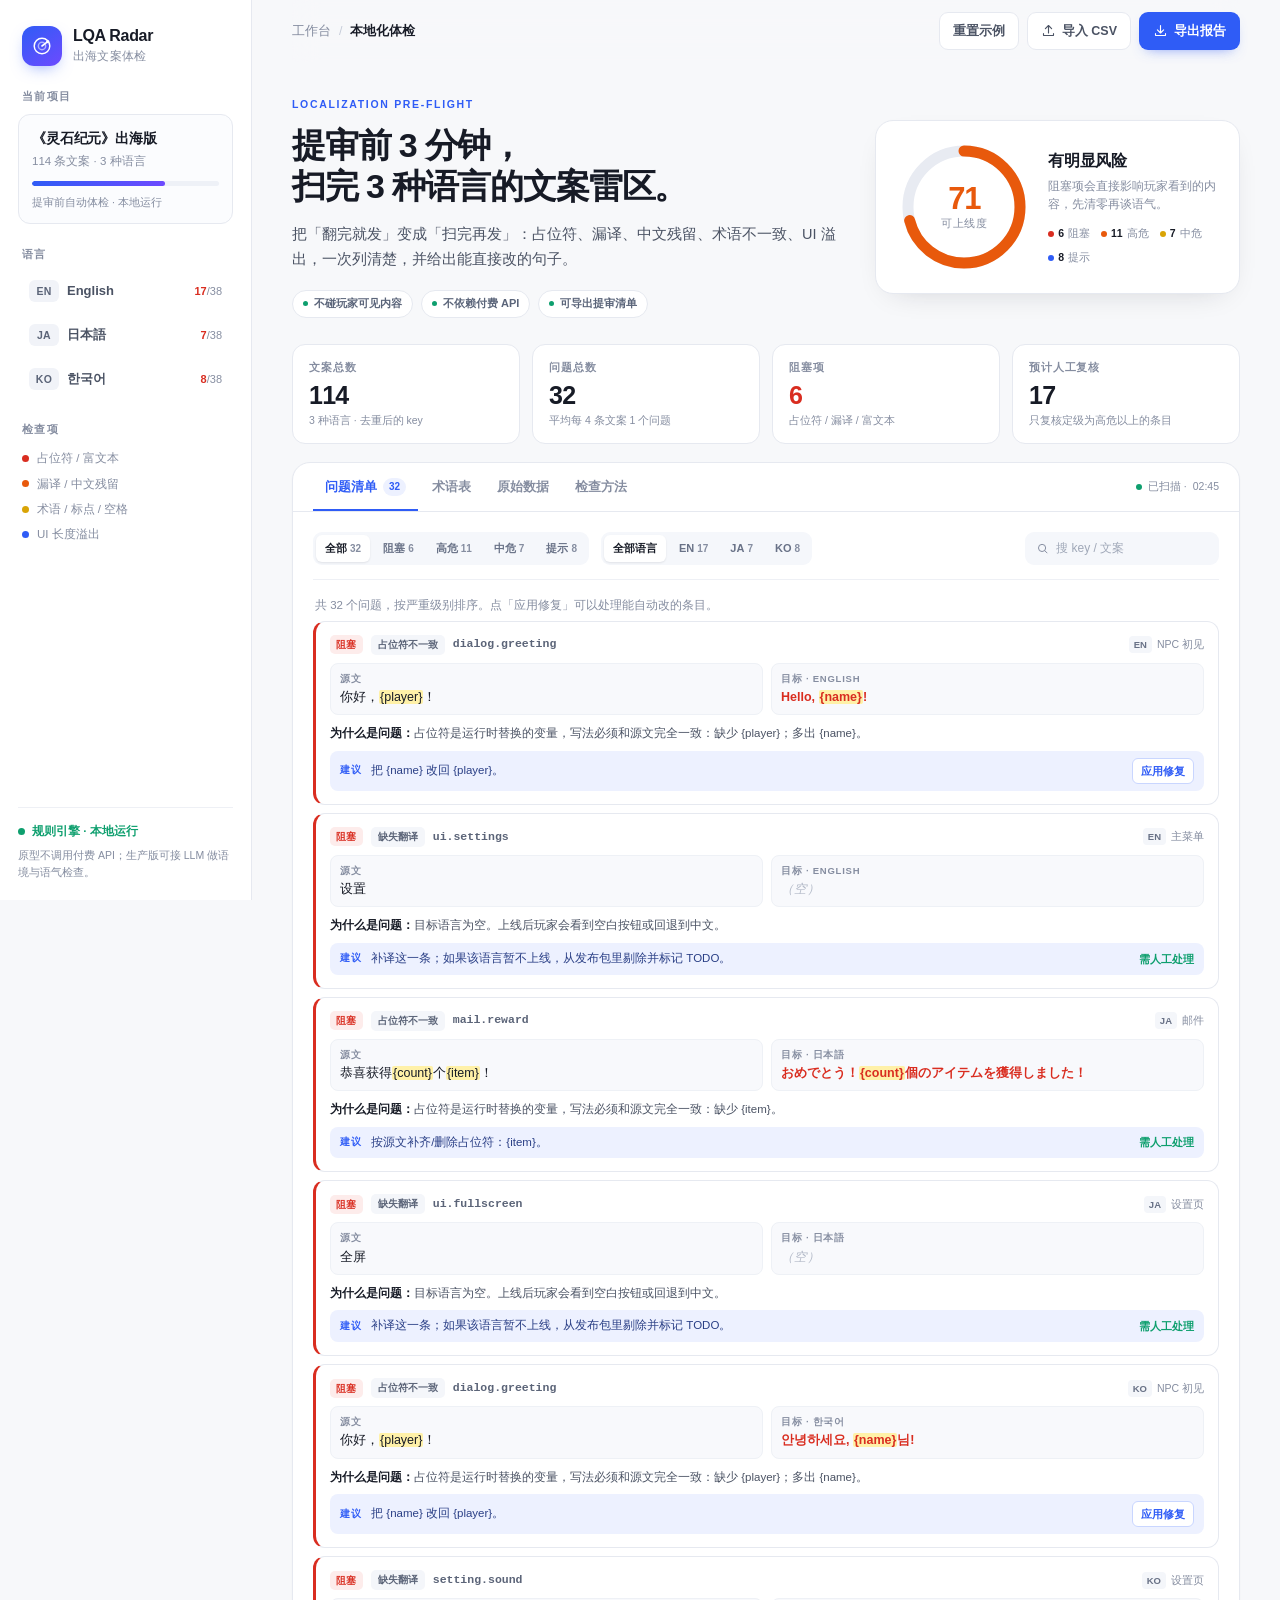
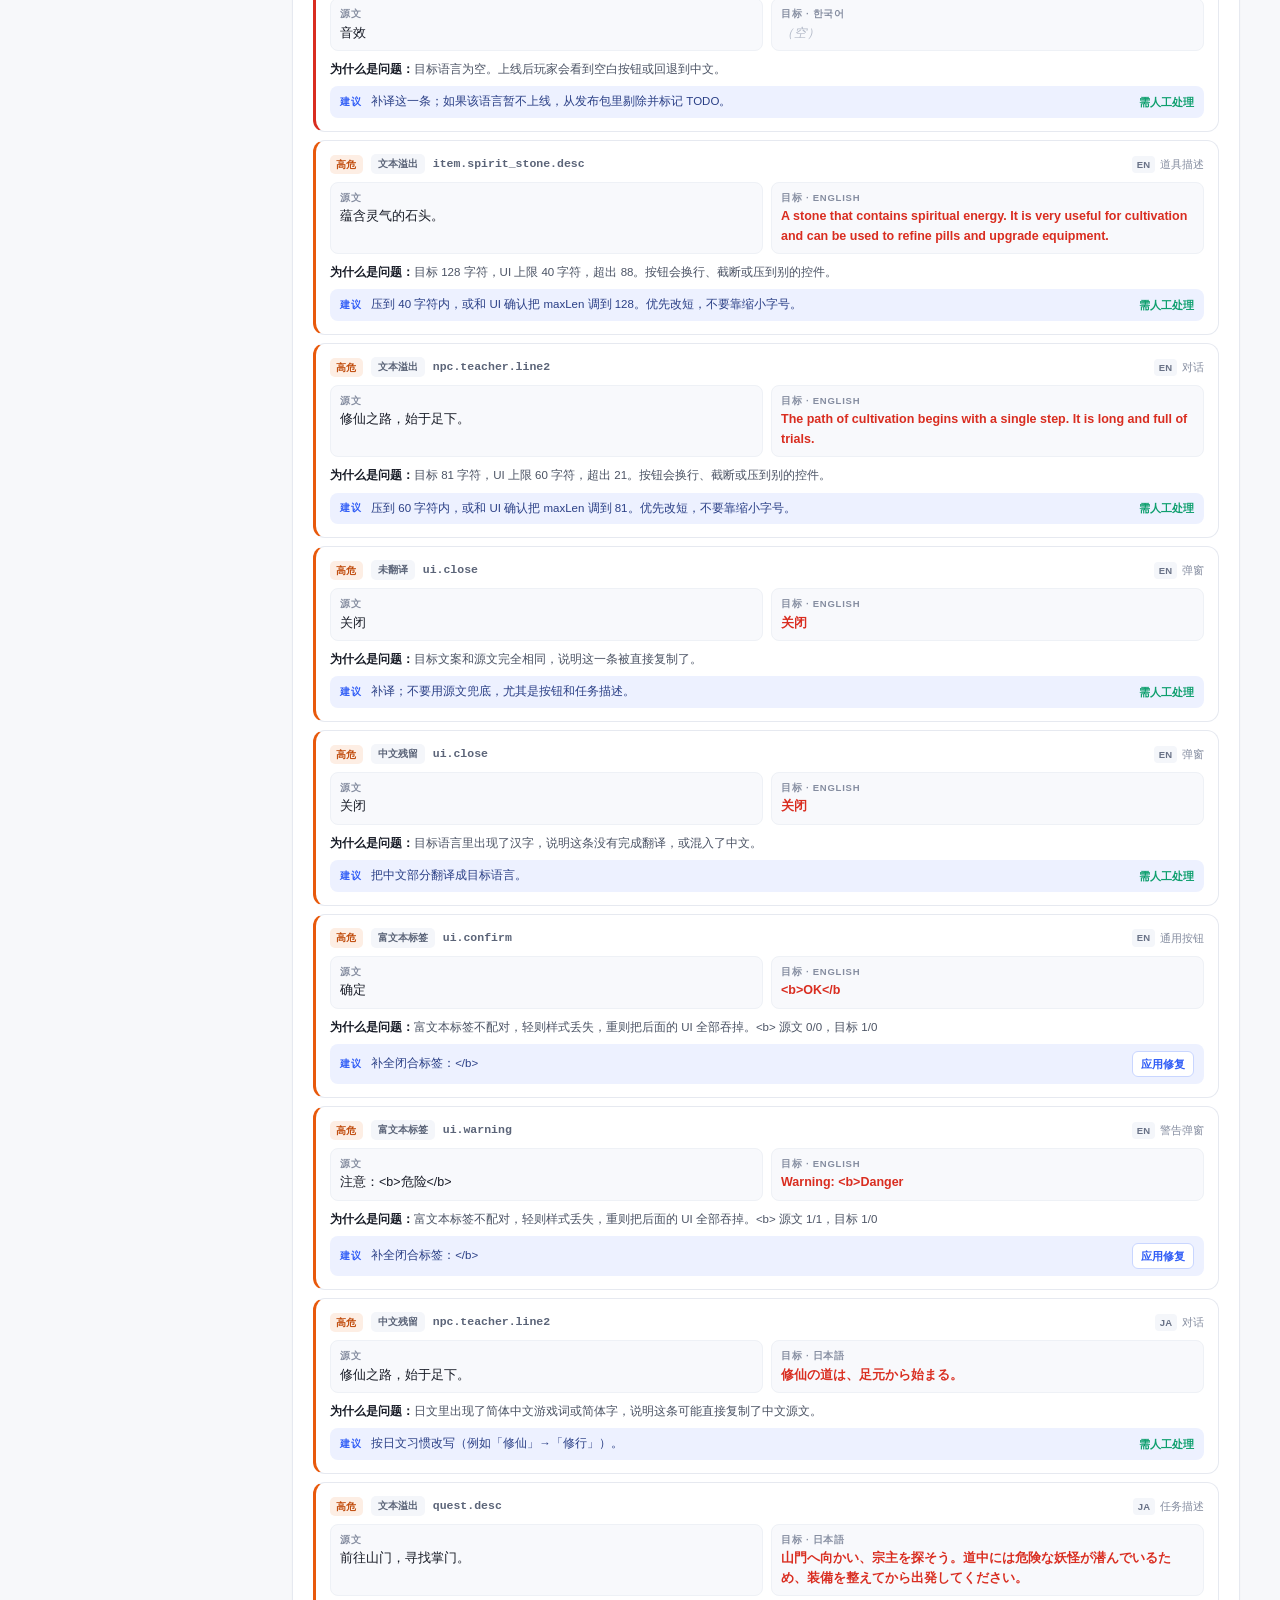
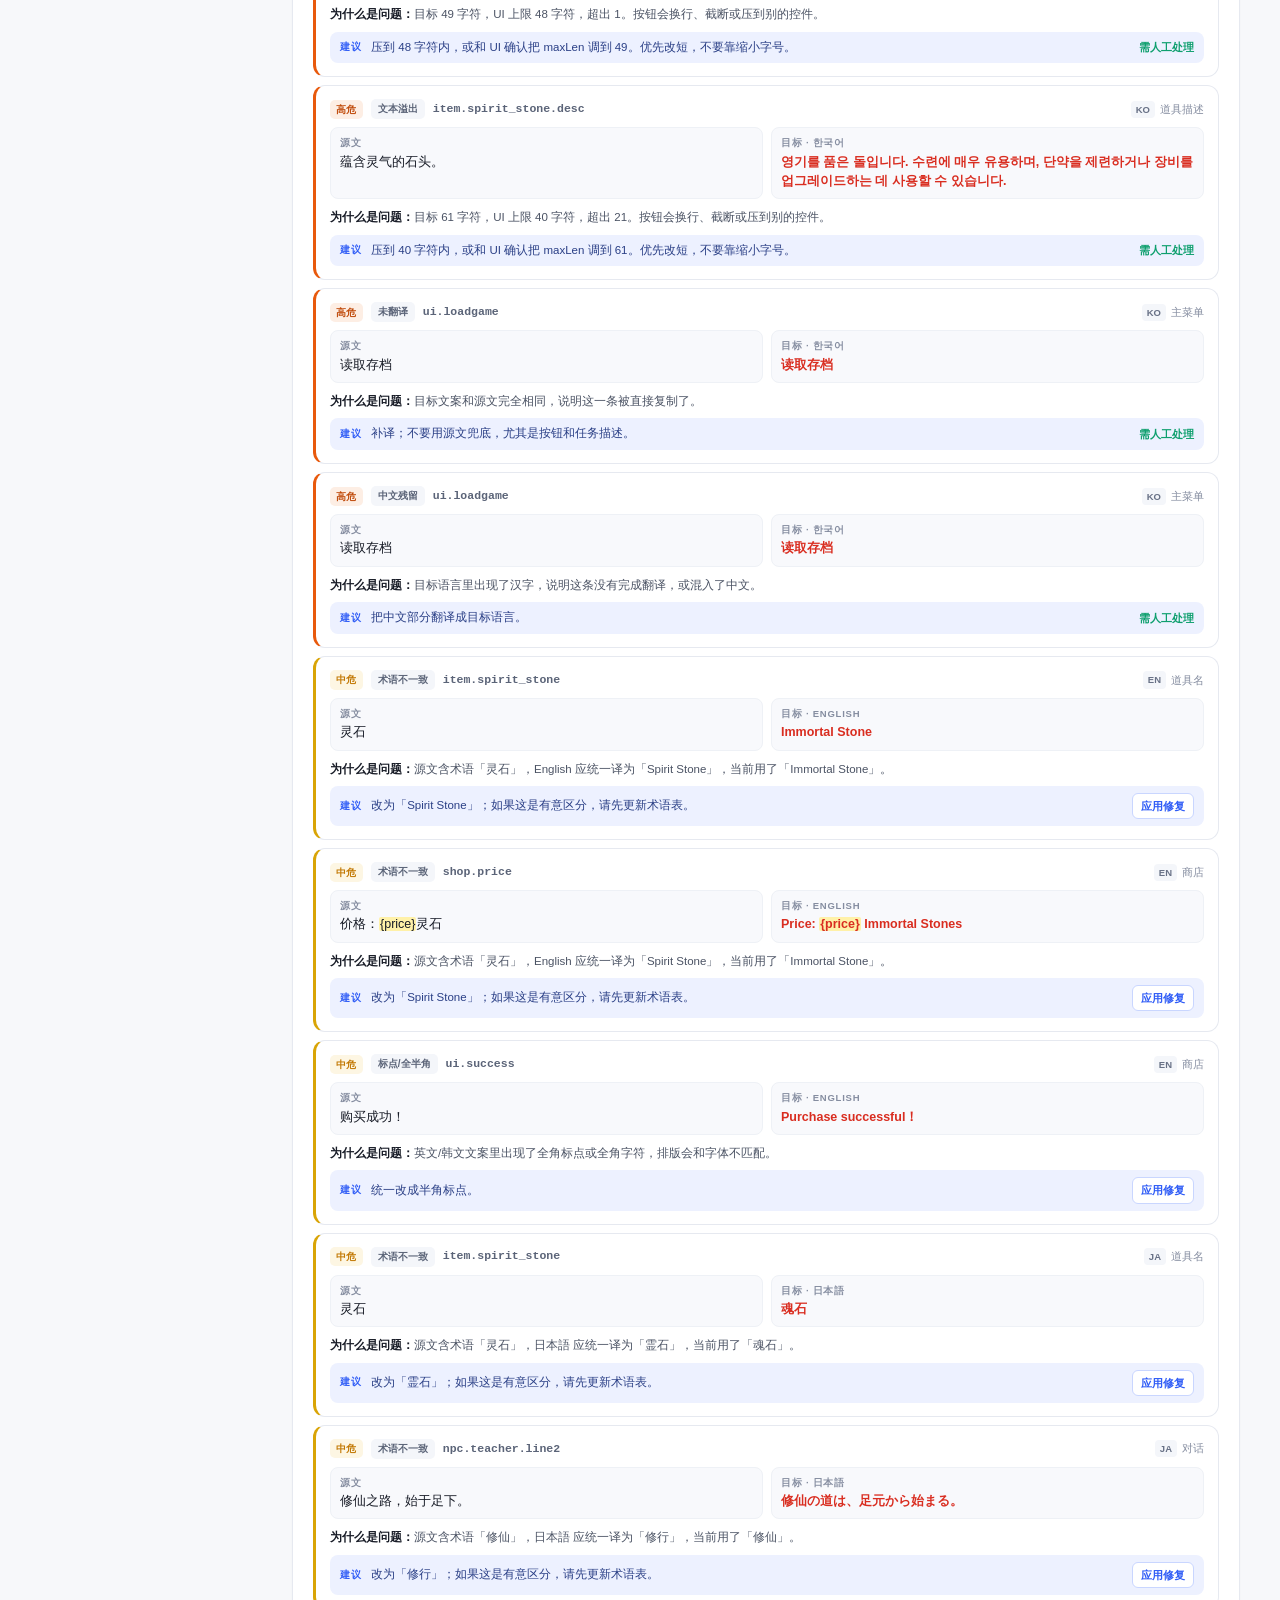
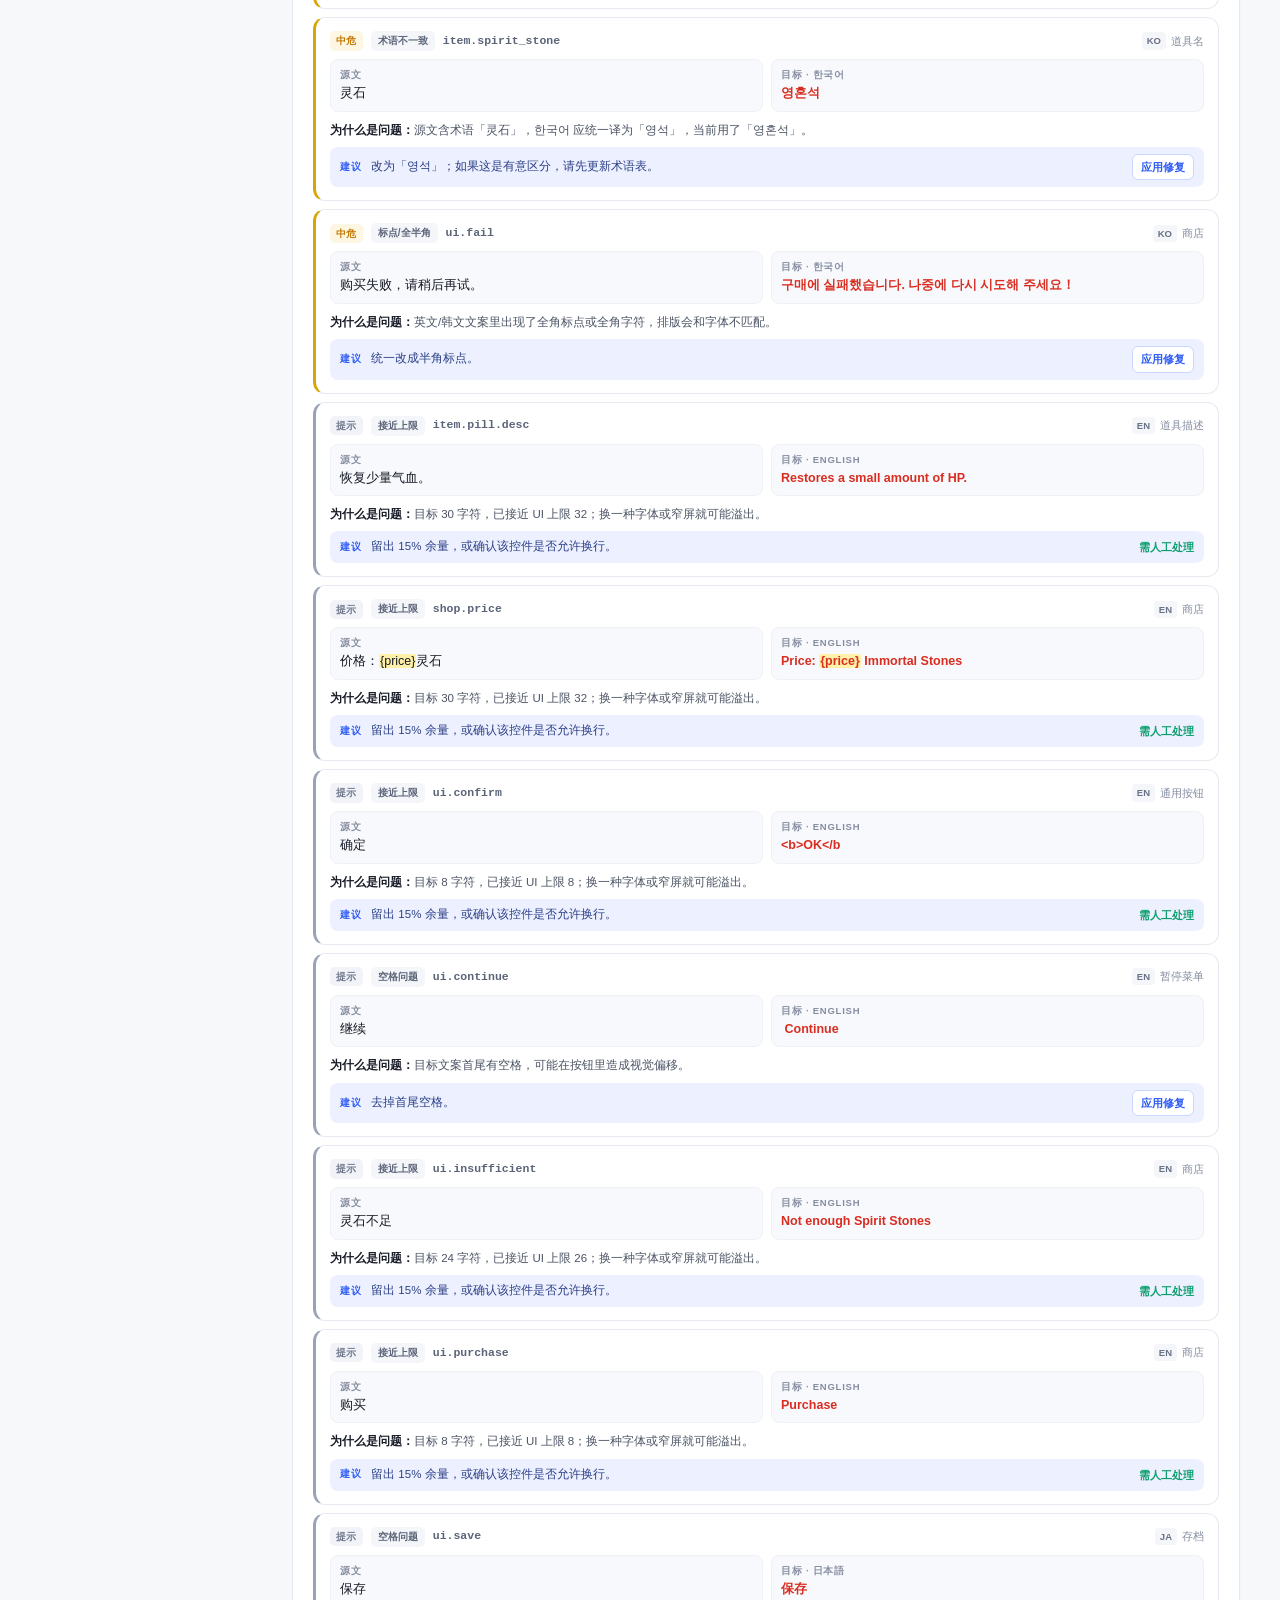
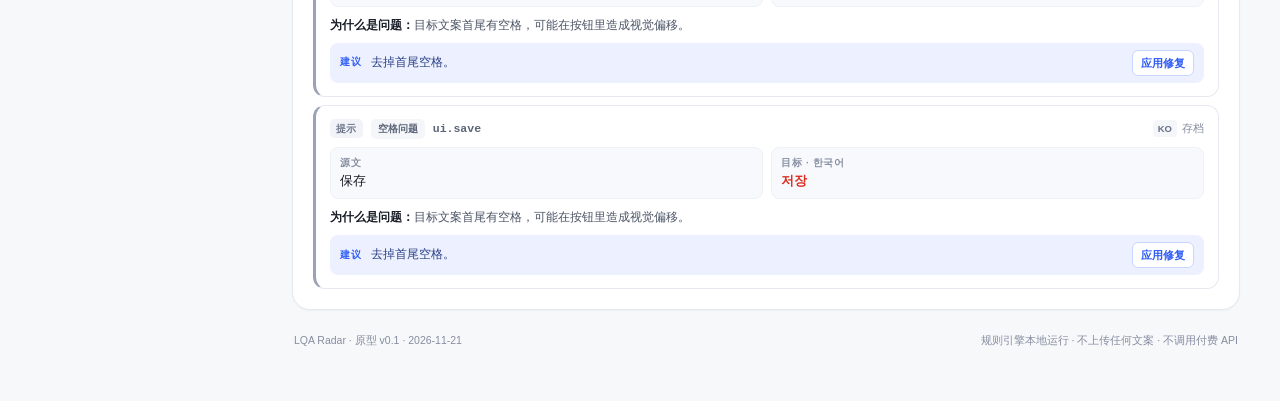
<file: game/prototype/index.html>
<!DOCTYPE html>
<html lang="zh-CN">
<head>
<meta charset="UTF-8">
<meta name="viewport" content="width=device-width, initial-scale=1.0">
<title>LQA Radar · 出海文案体检</title>
<link rel="icon" href="data:image/svg+xml,%3Csvg xmlns='http://www.w3.org/2000/svg' viewBox='0 0 24 24'%3E%3Crect width='24' height='24' rx='6' fill='%232f5cf6'/%3E%3Ccircle cx='12' cy='12' r='7' fill='none' stroke='white' stroke-width='1.5'/%3E%3Ccircle cx='12' cy='12' r='2' fill='white'/%3E%3C/svg%3E">
<link rel="stylesheet" href="styles.css">
</head>
<body>
<div class="shell">
  <aside class="rail">
    <div class="brand">
      <div class="brand-mark">
        <svg viewBox="0 0 24 24" width="22" height="22" aria-hidden="true">
          <circle cx="12" cy="12" r="8.5" fill="none" stroke="currentColor" stroke-width="1.6"/>
          <circle cx="12" cy="12" r="4" fill="none" stroke="currentColor" stroke-width="1.6" opacity=".55"/>
          <path d="M12 12 L18.2 7.2" stroke="currentColor" stroke-width="1.8" stroke-linecap="round"/>
          <circle cx="18.2" cy="7.2" r="1.8" fill="currentColor"/>
        </svg>
      </div>
      <div>
        <div class="brand-name">LQA Radar</div>
        <div class="brand-sub">出海文案体检</div>
      </div>
    </div>

    <div class="rail-sec">
      <div class="rail-label">当前项目</div>
      <div class="project-card">
        <div class="project-title" id="projectName">《灵石纪元》出海版</div>
        <div class="project-meta"><span id="rowCount">114</span> 条文案 · 3 种语言</div>
        <div class="project-bar"><i id="projectBar" style="width:0%"></i></div>
        <div class="project-hint">提审前自动体检 · 本地运行</div>
      </div>
    </div>

    <div class="rail-sec">
      <div class="rail-label">语言</div>
      <nav class="locale-nav" id="localeNav"></nav>
    </div>

    <div class="rail-sec rail-grow">
      <div class="rail-label">检查项</div>
      <div class="check-list">
        <div class="check-item"><span class="dot dot-red"></span>占位符 / 富文本</div>
        <div class="check-item"><span class="dot dot-orange"></span>漏译 / 中文残留</div>
        <div class="check-item"><span class="dot dot-yellow"></span>术语 / 标点 / 空格</div>
        <div class="check-item"><span class="dot dot-blue"></span>UI 长度溢出</div>
      </div>
    </div>

    <div class="rail-foot">
      <div class="engine-badge"><span class="pulse"></span>规则引擎 · 本地运行</div>
      <div class="rail-note">原型不调用付费 API；生产版可接 LLM 做语境与语气检查。</div>
    </div>
  </aside>

  <main class="main">
    <header class="topbar">
      <div class="crumb"><span>工作台</span><span class="sep">/</span><span class="now">本地化体检</span></div>
      <div class="top-actions">
        <button class="btn btn-ghost" id="btnReset" title="恢复示例数据">重置示例</button>
        <button class="btn btn-ghost" id="btnImport" title="导入 CSV">
          <svg viewBox="0 0 24 24" width="15" height="15" aria-hidden="true"><path d="M12 16V4m0 0L7 9m5-5 5 5M4 17v2a1 1 0 0 0 1 1h14a1 1 0 0 0 1-1v-2" fill="none" stroke="currentColor" stroke-width="1.8" stroke-linecap="round" stroke-linejoin="round"/></svg>
          导入 CSV
        </button>
        <button class="btn btn-primary" id="btnExport">
          <svg viewBox="0 0 24 24" width="15" height="15" aria-hidden="true"><path d="M12 4v12m0 0 5-5m-5 5-5-5M4 17v2a1 1 0 0 0 1 1h14a1 1 0 0 0 1-1v-2" fill="none" stroke="currentColor" stroke-width="1.8" stroke-linecap="round" stroke-linejoin="round"/></svg>
          导出报告
        </button>
      </div>
    </header>

    <section class="hero">
      <div class="hero-copy">
        <div class="kicker">LOCALIZATION PRE-FLIGHT</div>
        <h1>提审前 3 分钟，<br>扫完 3 种语言的文案雷区。</h1>
        <p>把「翻完就发」变成「扫完再发」：占位符、漏译、中文残留、术语不一致、UI 溢出，一次列清楚，并给出能直接改的句子。</p>
        <div class="hero-tags">
          <span class="tag">不碰玩家可见内容</span>
          <span class="tag">不依赖付费 API</span>
          <span class="tag">可导出提审清单</span>
        </div>
      </div>

      <div class="score-card">
        <div class="score-ring">
          <svg viewBox="0 0 132 132" width="132" height="132" aria-hidden="true">
            <circle cx="66" cy="66" r="56" fill="none" stroke="#e8ebf2" stroke-width="11"/>
            <circle id="scoreArc" cx="66" cy="66" r="56" fill="none" stroke="#0e9f6e" stroke-width="11"
              stroke-linecap="round" stroke-dasharray="351.86" stroke-dashoffset="351.86"
              transform="rotate(-90 66 66)"/>
          </svg>
          <div class="score-center">
            <div class="score-num" id="scoreNum">--</div>
            <div class="score-label">可上线度</div>
          </div>
        </div>
        <div class="score-side">
          <div class="score-verdict" id="scoreVerdict">扫描中…</div>
          <div class="score-desc" id="scoreDesc">正在读取文案表。</div>
          <div class="score-legend">
            <span><i class="lg lg-red"></i><b id="statBlocking">0</b> 阻塞</span>
            <span><i class="lg lg-orange"></i><b id="statHigh">0</b> 高危</span>
            <span><i class="lg lg-yellow"></i><b id="statMedium">0</b> 中危</span>
            <span><i class="lg lg-blue"></i><b id="statLow">0</b> 提示</span>
          </div>
        </div>
      </div>
    </section>

    <section class="kpis">
      <div class="kpi">
        <div class="kpi-label">文案总数</div>
        <div class="kpi-num" id="kpiRows">0</div>
        <div class="kpi-sub">3 种语言 · 去重后的 key</div>
      </div>
      <div class="kpi">
        <div class="kpi-label">问题总数</div>
        <div class="kpi-num" id="kpiIssues">0</div>
        <div class="kpi-sub" id="kpiIssueSub">平均每 5 条文案 1 个问题</div>
      </div>
      <div class="kpi">
        <div class="kpi-label">阻塞项</div>
        <div class="kpi-num kpi-red" id="kpiBlocking">0</div>
        <div class="kpi-sub">占位符 / 漏译 / 富文本</div>
      </div>
      <div class="kpi">
        <div class="kpi-label">预计人工复核</div>
        <div class="kpi-num" id="kpiReview">0</div>
        <div class="kpi-sub">只复核定级为高危以上的条目</div>
      </div>
    </section>

    <section class="work">
      <div class="work-head">
        <div class="tabs" id="tabs">
          <button class="tab active" data-tab="issues">问题清单 <span id="tabIssueCount">0</span></button>
          <button class="tab" data-tab="glossary">术语表</button>
          <button class="tab" data-tab="raw">原始数据</button>
          <button class="tab" data-tab="method">检查方法</button>
        </div>
        <div class="scan-state" id="scanState"><span class="scan-dot"></span> 已扫描 · <span id="scanTime">刚刚</span></div>
      </div>

      <div class="panel active" id="panel-issues">
        <div class="filters">
          <div class="filter-group" id="severityFilters">
            <button class="chip active" data-sev="all">全部</button>
            <button class="chip" data-sev="critical">阻塞</button>
            <button class="chip" data-sev="high">高危</button>
            <button class="chip" data-sev="medium">中危</button>
            <button class="chip" data-sev="low">提示</button>
          </div>
          <div class="filter-group" id="localeFilters">
            <button class="chip active" data-loc="all">全部语言</button>
            <button class="chip" data-loc="en">EN</button>
            <button class="chip" data-loc="ja">日本語</button>
            <button class="chip" data-loc="ko">한국어</button>
          </div>
          <label class="search">
            <svg viewBox="0 0 24 24" width="15" height="15" aria-hidden="true"><circle cx="11" cy="11" r="6.5" fill="none" stroke="currentColor" stroke-width="1.8"/><path d="m16 16 4 4" stroke="currentColor" stroke-width="1.8" stroke-linecap="round"/></svg>
            <input id="searchInput" type="search" placeholder="搜 key / 文案">
          </label>
        </div>

        <div class="issue-summary" id="issueSummary"></div>
        <div class="issue-list" id="issueList"></div>
        <div class="empty" id="issueEmpty" hidden>
          <div class="empty-mark">✓</div>
          <div class="empty-title">这个筛选下没有问题了</div>
          <div class="empty-sub">换一个语言或严重级别看看。</div>
        </div>
      </div>

      <div class="panel" id="panel-glossary">
        <div class="glossary-head">
          <div>
            <h2>术语表</h2>
            <p>同一个词在三种语言里必须只有一个写法。术语表是 LQA 的第一道防线。</p>
          </div>
          <div class="glossary-badge" id="glossaryBadge">0 个术语</div>
        </div>
        <div class="glossary-table" id="glossaryTable"></div>
        <div class="note-card">
          <b>为什么术语表重要？</b>
          <span>「灵石」在英文里如果同时出现 Spirit Stone / Immortal Stone / Soul Stone，玩家会以为是三种道具。原型用术语表做一致性检查；生产版可以由 LLM 从项目里自动抽取术语候选。</span>
        </div>
      </div>

      <div class="panel" id="panel-raw">
        <div class="raw-head">
          <div>
            <h2>原始数据</h2>
            <p>长表格式：<code>key, locale, source, target, maxLen, context</code>。可直接替换成你的项目导出。</p>
          </div>
          <div class="raw-count" id="rawCount">0 行</div>
        </div>
        <div class="raw-table-wrap"><table class="raw-table" id="rawTable"></table></div>
      </div>

      <div class="panel" id="panel-method">
        <div class="method-grid">
          <div class="method-card">
            <div class="method-num">01</div>
            <h3>确定性检查</h3>
            <p>占位符、富文本标签、空值、长度上限、数字、标点、空格。规则能覆盖 LQA 里最容易漏、也最不该漏的一层。</p>
          </div>
          <div class="method-card">
            <div class="method-num">02</div>
            <h3>术语一致性</h3>
            <p>拿术语表逐条比对：源文出现术语时，目标语言必须命中指定译法；同一术语的变体会被标出来。</p>
          </div>
          <div class="method-card">
            <div class="method-num">03</div>
            <h3>长度模型</h3>
            <p>按 UI 的 maxLen 判断溢出；没有 maxLen 时用源文长度比例做预警。英文通常比中文长 1.3–1.8 倍，日韩更长。</p>
          </div>
          <div class="method-card">
            <div class="method-num">04</div>
            <h3>中文残留</h3>
            <p>英文/韩文里出现汉字、日文里出现简体中文游戏词（修仙/灵石/宗门），通常意味着漏译或直接复制了源文。</p>
          </div>
        </div>
        <div class="method-note">
          <b>原型的边界：</b>这里没有调用大模型，所以不会判断「这句翻译是否地道」。它做的是提审前必须清零的机械错误——把人的时间留给语气、文化、角色口吻这些真正需要判断的部分。
        </div>
        <div class="method-cta">
          <div>
            <div class="method-cta-title">想接自己的项目？</div>
            <div class="method-cta-sub">导出 CSV，按长表格式填好后拖进来；或者直接改 <code>app.js</code> 里的 <code>SAMPLE_KEYS</code>。</div>
          </div>
          <button class="btn btn-primary" id="btnMethodImport">导入我的 CSV</button>
        </div>
      </div>
    </section>

    <footer class="foot">
      <div>LQA Radar · 原型 v0.1 · 2026-11-21</div>
      <div>规则引擎本地运行 · 不上传任何文案 · 不调用付费 API</div>
    </footer>
  </main>
</div>

<div class="modal" id="importModal" hidden>
  <div class="modal-card">
    <div class="modal-head">
      <div>
        <div class="modal-kicker">IMPORT</div>
        <h2>导入文案表</h2>
      </div>
      <button class="icon-btn" id="btnCloseModal" aria-label="关闭">×</button>
    </div>
    <p class="modal-desc">CSV 长表格式，第一行是表头。必须有 <code>key, locale, source, target</code> 四列；<code>maxLen</code> 和 <code>context</code> 可选。</p>
    <label class="dropzone" id="dropzone">
      <input type="file" id="fileInput" accept=".csv,text/csv" hidden>
      <div class="drop-mark">CSV</div>
      <div class="drop-title">把 CSV 拖到这里，或点击选择</div>
      <div class="drop-sub">示例：key,locale,source,target,maxLen,context</div>
    </label>
    <div class="modal-foot">
      <button class="btn btn-ghost" id="btnLoadSample">加载示例项目</button>
      <span class="modal-hint">所有解析都在浏览器本地完成。</span>
    </div>
  </div>
</div>

<div class="toast" id="toast" hidden></div>
<script src="app.js"></script>
</body>
</html>
</file>
<file: game/prototype/styles.css>
﻿:root{
  --bg:#f7f8fa;
  --card:#ffffff;
  --ink:#171b26;
  --ink2:#4b5364;
  --ink3:#858da0;
  --line:#e6e9f0;
  --line2:#eef0f5;
  --brand:#2f5cf6;
  --brand-ink:#1f46d6;
  --brand-soft:#edf1ff;
  --good:#0e9f6e;
  --good-soft:#e8f7f1;
  --warn:#c27803;
  --warn-soft:#fdf6e3;
  --bad:#d92d20;
  --bad-soft:#fdeceb;
  --violet:#6d4aff;
  --shadow-sm:0 1px 2px rgba(23,27,38,.04);
  --shadow:0 10px 30px -18px rgba(23,27,38,.24);
}

*{box-sizing:border-box;margin:0;padding:0}
html{scroll-behavior:smooth}
body{
  background:var(--bg);
  color:var(--ink);
  font-family:-apple-system,BlinkMacSystemFont,"Segoe UI","PingFang SC","Hiragino Sans GB","Microsoft YaHei",sans-serif;
  -webkit-font-smoothing:antialiased;
  line-height:1.6;
}
button,input{font:inherit}
button{cursor:pointer}
code{
  font-family:ui-monospace,SFMono-Regular,Menlo,Consolas,monospace;
  font-size:.92em;background:#f1f3f8;color:#394154;
  padding:2px 5px;border-radius:5px;
}

/* ---------- shell ---------- */
.shell{display:flex;min-height:100vh}
.rail{
  width:252px;flex-shrink:0;background:#fff;
  border-right:1px solid var(--line);
  padding:24px 18px 20px;
  display:flex;flex-direction:column;gap:22px;
  position:sticky;top:0;height:100vh;overflow:auto;
}
.brand{display:flex;align-items:center;gap:11px;padding:2px 4px 0}
.brand-mark{
  width:40px;height:40px;border-radius:12px;flex-shrink:0;
  background:linear-gradient(145deg,#2f5cf6,#6d4aff);color:#fff;
  display:flex;align-items:center;justify-content:center;
  box-shadow:0 6px 16px -6px rgba(47,92,246,.55);
}
.brand-name{font-size:16px;font-weight:750;letter-spacing:-.02em;line-height:1.2}
.brand-sub{font-size:11.5px;color:var(--ink3);margin-top:2px;letter-spacing:.02em}

.rail-sec{display:flex;flex-direction:column;gap:9px}
.rail-grow{flex:1}
.rail-label{
  font-size:10.5px;font-weight:700;letter-spacing:.13em;color:var(--ink3);
  text-transform:uppercase;padding:0 4px;
}
.project-card{
  background:#fbfcfe;border:1px solid var(--line);border-radius:12px;
  padding:13px 13px 12px;
}
.project-title{font-size:13.5px;font-weight:700;letter-spacing:-.01em}
.project-meta{font-size:11.5px;color:var(--ink3);margin-top:3px}
.project-bar{height:5px;border-radius:99px;background:#eef1f7;margin:10px 0 8px;overflow:hidden}
.project-bar i{display:block;height:100%;border-radius:99px;background:linear-gradient(90deg,#2f5cf6,#6d4aff);transition:width .5s ease}
.project-hint{font-size:10.5px;color:var(--ink3)}

.locale-nav{display:flex;flex-direction:column;gap:4px}
.locale-btn{
  display:flex;align-items:center;justify-content:space-between;gap:8px;
  width:100%;background:transparent;border:1px solid transparent;
  border-radius:9px;padding:8px 10px;color:var(--ink2);text-align:left;
  transition:background .12s,border-color .12s,color .12s;
}
.locale-btn:hover{background:#f6f8fc}
.locale-btn.active{background:var(--brand-soft);border-color:#dbe3ff;color:var(--brand-ink)}
.locale-code{
  width:30px;height:22px;border-radius:6px;background:#f1f3f8;
  display:flex;align-items:center;justify-content:center;
  font-size:10.5px;font-weight:800;letter-spacing:.03em;color:#5b6478;
  flex-shrink:0;
}
.locale-btn.active .locale-code{background:#fff;color:var(--brand)}
.locale-name{font-size:13px;font-weight:600;flex:1}
.locale-count{font-size:11px;color:var(--ink3);font-variant-numeric:tabular-nums}
.locale-count b{color:var(--bad);font-weight:700}
.locale-btn.active .locale-count{color:#7c89b8}
.locale-btn.active .locale-count b{color:var(--bad)}

.check-list{display:flex;flex-direction:column;gap:7px;padding:2px 4px}
.check-item{display:flex;align-items:center;gap:8px;font-size:11.5px;color:var(--ink3)}
.dot{width:7px;height:7px;border-radius:50%;flex-shrink:0}
.dot-red{background:var(--bad)}
.dot-orange{background:#e8590c}
.dot-yellow{background:#d9a406}
.dot-blue{background:var(--brand)}

.rail-foot{border-top:1px solid var(--line2);padding-top:14px;display:flex;flex-direction:column;gap:7px}
.engine-badge{display:flex;align-items:center;gap:7px;font-size:11.5px;font-weight:650;color:var(--good)}
.pulse{width:7px;height:7px;border-radius:50%;background:var(--good);box-shadow:0 0 0 0 rgba(14,159,110,.5);animation:pulse 2.2s infinite}
@keyframes pulse{0%{box-shadow:0 0 0 0 rgba(14,159,110,.45)}70%{box-shadow:0 0 0 7px rgba(14,159,110,0)}100%{box-shadow:0 0 0 0 rgba(14,159,110,0)}}
.rail-note{font-size:10.5px;color:var(--ink3);line-height:1.55}

/* ---------- main ---------- */
.main{flex:1;min-width:0;padding:0 40px 52px;max-width:1280px}
.topbar{
  height:62px;display:flex;align-items:center;justify-content:space-between;
  position:sticky;top:0;z-index:20;background:rgba(247,248,250,.88);
  backdrop-filter:blur(12px);border-bottom:1px solid transparent;
}
.crumb{font-size:12.5px;color:var(--ink3);display:flex;align-items:center;gap:8px}
.crumb .sep{color:#c6ccd9}
.crumb .now{color:var(--ink);font-weight:600}
.top-actions{display:flex;align-items:center;gap:8px}
.btn{
  display:inline-flex;align-items:center;gap:6px;border-radius:9px;
  padding:8px 13px;font-size:12.5px;font-weight:650;border:1px solid transparent;
  transition:transform .12s,background .12s,border-color .12s,box-shadow .12s;
  white-space:nowrap;
}
.btn:active{transform:translateY(1px)}
.btn-primary{background:var(--brand);color:#fff;box-shadow:0 6px 14px -8px rgba(47,92,246,.7)}
.btn-primary:hover{background:var(--brand-ink)}
.btn-ghost{background:#fff;border-color:var(--line);color:var(--ink2)}
.btn-ghost:hover{border-color:#cbd3e2;background:#fbfcfe}

/* ---------- hero ---------- */
.hero{display:grid;grid-template-columns:minmax(0,1.35fr) minmax(360px,.9fr);gap:36px;padding:34px 0 26px;align-items:center}
.kicker{font-size:10.5px;font-weight:800;letter-spacing:.16em;color:var(--brand);margin-bottom:12px}
.hero h1{font-size:34px;line-height:1.22;letter-spacing:-.035em;font-weight:780;margin-bottom:14px}
.hero p{font-size:14.5px;line-height:1.75;color:var(--ink2);max-width:560px}
.hero-tags{display:flex;gap:8px;flex-wrap:wrap;margin-top:18px}
.tag{
  font-size:11px;font-weight:650;color:#5a6479;background:#fff;
  border:1px solid var(--line);border-radius:99px;padding:4px 10px;
}
.tag::before{content:"";display:inline-block;width:5px;height:5px;border-radius:50%;background:var(--good);margin-right:6px;vertical-align:1px}

.score-card{
  background:#fff;border:1px solid var(--line);border-radius:18px;
  padding:20px 22px;display:flex;align-items:center;gap:18px;
  box-shadow:var(--shadow);
}
.score-ring{position:relative;width:132px;height:132px;flex-shrink:0}
.score-center{position:absolute;inset:0;display:flex;flex-direction:column;align-items:center;justify-content:center;gap:1px}
.score-num{font-size:31px;font-weight:800;letter-spacing:-.04em;line-height:1;font-variant-numeric:tabular-nums}
.score-label{font-size:10.5px;color:var(--ink3);letter-spacing:.04em}
.score-side{min-width:0}
.score-verdict{font-size:16px;font-weight:750;letter-spacing:-.02em;margin-bottom:4px}
.score-desc{font-size:11.5px;color:var(--ink3);line-height:1.55;margin-bottom:12px}
.score-legend{display:flex;flex-wrap:wrap;gap:7px 11px;font-size:10.5px;color:var(--ink3)}
.score-legend span{display:flex;align-items:center;gap:4px}
.score-legend b{color:var(--ink);font-weight:750;font-variant-numeric:tabular-nums}
.lg{width:6px;height:6px;border-radius:50%;display:inline-block}
.lg-red{background:var(--bad)}
.lg-orange{background:#e8590c}
.lg-yellow{background:#d9a406}
.lg-blue{background:var(--brand)}

/* ---------- KPIs ---------- */
.kpis{display:grid;grid-template-columns:repeat(4,1fr);gap:12px;margin-bottom:18px}
.kpi{background:#fff;border:1px solid var(--line);border-radius:13px;padding:14px 16px}
.kpi-label{font-size:10.5px;font-weight:700;letter-spacing:.08em;color:var(--ink3);text-transform:uppercase}
.kpi-num{font-size:25px;font-weight:780;letter-spacing:-.03em;line-height:1.2;margin-top:4px;font-variant-numeric:tabular-nums}
.kpi-num.kpi-red{color:var(--bad)}
.kpi-sub{font-size:10.5px;color:var(--ink3);margin-top:2px}

/* ---------- work ---------- */
.work{background:#fff;border:1px solid var(--line);border-radius:18px;overflow:hidden;box-shadow:var(--shadow-sm)}
.work-head{display:flex;align-items:center;justify-content:space-between;gap:14px;padding:0 20px;border-bottom:1px solid var(--line);flex-wrap:wrap}
.tabs{display:flex;gap:2px}
.tab{
  background:none;border:none;border-bottom:2px solid transparent;
  padding:14px 12px 12px;font-size:12.5px;font-weight:650;color:var(--ink3);
  display:flex;align-items:center;gap:6px;
}
.tab:hover{color:var(--ink2)}
.tab.active{color:var(--brand);border-bottom-color:var(--brand)}
.tab span{
  font-size:10px;background:#eef1f7;color:#6b7488;border-radius:99px;
  padding:1px 6px;font-weight:750;font-variant-numeric:tabular-nums;
}
.tab.active span{background:var(--brand-soft);color:var(--brand)}
.scan-state{font-size:10.5px;color:var(--ink3);display:flex;align-items:center;gap:6px}
.scan-dot{width:6px;height:6px;border-radius:50%;background:var(--good)}
.panel{display:none;padding:20px}
.panel.active{display:block}

/* filters */
.filters{display:flex;align-items:center;gap:12px;flex-wrap:wrap;padding-bottom:14px;border-bottom:1px solid var(--line2);margin-bottom:4px}
.filter-group{display:flex;gap:4px;background:#f5f7fb;border-radius:9px;padding:3px}
.chip{
  background:transparent;border:none;border-radius:6px;padding:5px 9px;
  font-size:11px;font-weight:650;color:#697287;white-space:nowrap;
}
.chip:hover{color:var(--ink2)}
.chip.active{background:#fff;color:var(--ink);box-shadow:0 1px 2px rgba(23,27,38,.09)}
.chip .n{font-size:10px;color:var(--ink3);margin-left:3px;font-variant-numeric:tabular-nums}
.search{
  display:flex;align-items:center;gap:7px;margin-left:auto;
  background:#f5f7fb;border:1px solid transparent;border-radius:9px;
  padding:6px 10px;color:var(--ink3);min-width:190px;
}
.search:focus-within{background:#fff;border-color:#c9d3ee}
.search input{border:none;background:transparent;outline:none;font-size:12px;color:var(--ink);width:100%}
.search input::placeholder{color:#a0a8b8}

.issue-summary{font-size:11.5px;color:var(--ink3);padding:12px 2px 6px}
.issue-list{display:flex;flex-direction:column;gap:8px}
.issue{
  border:1px solid var(--line);border-radius:12px;background:#fff;
  padding:13px 14px;transition:border-color .12s,box-shadow .12s;
}
.issue:hover{border-color:#d4dbea;box-shadow:0 4px 14px -12px rgba(23,27,38,.3)}
.issue.sev-critical{border-left:3px solid var(--bad)}
.issue.sev-high{border-left:3px solid #e8590c}
.issue.sev-medium{border-left:3px solid #d9a406}
.issue.sev-low{border-left:3px solid #9aa3b5}
.issue-top{display:flex;align-items:center;gap:8px;flex-wrap:wrap;margin-bottom:8px}
.sev-badge{
  font-size:9.5px;font-weight:800;letter-spacing:.04em;border-radius:5px;
  padding:2px 6px;text-transform:uppercase;
}
.sev-critical .sev-badge{background:var(--bad-soft);color:var(--bad)}
.sev-high .sev-badge{background:#fdeee4;color:#c04a0a}
.sev-medium .sev-badge{background:var(--warn-soft);color:var(--warn)}
.sev-low .sev-badge{background:#f1f3f8;color:#6b7488}
.type-badge{font-size:10px;font-weight:650;color:#5b6478;background:#f4f6fa;border-radius:5px;padding:2px 7px}
.issue-key{font-family:ui-monospace,SFMono-Regular,Menlo,Consolas,monospace;font-size:11.5px;color:#5b6478;font-weight:600}
.issue-loc{margin-left:auto;font-size:10.5px;color:var(--ink3);display:flex;align-items:center;gap:5px}
.loc-pill{background:#f4f6fa;border-radius:4px;padding:1px 5px;font-weight:700;color:#687186;font-size:9.5px}

.issue-body{display:grid;grid-template-columns:1fr 1fr;gap:8px}
.str-box{background:#f8f9fc;border:1px solid #eef1f6;border-radius:8px;padding:7px 9px;min-width:0}
.str-label{font-size:9.5px;font-weight:750;letter-spacing:.08em;color:var(--ink3);text-transform:uppercase;margin-bottom:2px}
.str-text{font-size:12.5px;color:var(--ink);word-break:break-word;line-height:1.55;white-space:pre-wrap}
.str-text.bad{color:var(--bad);font-weight:600}
.str-text.emptytext{color:#b3bac8;font-style:italic}
.str-text .mark{background:#fff1a8;border-radius:2px;padding:0 1px}
.str-text .mark-red{background:#ffe1de;border-radius:2px;padding:0 1px}

.issue-why{font-size:11.5px;color:var(--ink2);margin-top:9px;line-height:1.6}
.issue-why b{color:var(--ink);font-weight:700}
.issue-fix{
  display:flex;align-items:center;gap:10px;margin-top:8px;
  background:var(--brand-soft);border-radius:8px;padding:7px 10px;
  font-size:11.5px;color:#2a3f86;line-height:1.55;
}
.issue-fix .fix-label{font-size:9.5px;font-weight:800;letter-spacing:.06em;color:var(--brand);text-transform:uppercase;flex-shrink:0}
.issue-fix .fix-text{flex:1}
.apply-btn{
  background:#fff;border:1px solid #c9d6ff;color:var(--brand);border-radius:6px;
  padding:4px 8px;font-size:10.5px;font-weight:700;white-space:nowrap;flex-shrink:0;
}
.apply-btn:hover{background:var(--brand);color:#fff;border-color:var(--brand)}
.applied{
  font-size:10.5px;font-weight:700;color:var(--good);white-space:nowrap;
  display:flex;align-items:center;gap:4px;
}
.empty{text-align:center;padding:52px 20px 46px}
.empty-mark{width:44px;height:44px;border-radius:50%;background:var(--good-soft);color:var(--good);font-size:20px;font-weight:800;display:flex;align-items:center;justify-content:center;margin:0 auto 12px}
.empty-title{font-size:14px;font-weight:700}
.empty-sub{font-size:11.5px;color:var(--ink3);margin-top:3px}

/* glossary */
.glossary-head{display:flex;align-items:flex-start;justify-content:space-between;gap:20px;margin-bottom:16px}
.glossary-head h2,.raw-head h2{font-size:18px;font-weight:750;letter-spacing:-.02em}
.glossary-head p,.raw-head p{font-size:12px;color:var(--ink3);margin-top:4px;max-width:620px}
.glossary-badge{font-size:11px;font-weight:700;color:var(--brand);background:var(--brand-soft);border-radius:99px;padding:5px 10px;white-space:nowrap}
.glossary-table{display:flex;flex-direction:column;border:1px solid var(--line);border-radius:12px;overflow:hidden}
.gloss-row{display:grid;grid-template-columns:1.1fr 1.4fr 1.4fr 1.4fr;gap:12px;padding:11px 14px;border-bottom:1px solid var(--line2);font-size:12.5px;align-items:center}
.gloss-row:last-child{border-bottom:none}
.gloss-row.head{background:#fafbfe;font-size:10px;font-weight:750;letter-spacing:.08em;color:var(--ink3);text-transform:uppercase}
.gloss-term{font-weight:700}
.gloss-cell{display:flex;align-items:center;gap:6px;flex-wrap:wrap}
.gloss-cell code{background:#f5f7fb;color:#4b5364}
.gloss-bad{font-size:9.5px;font-weight:800;color:var(--bad);background:var(--bad-soft);border-radius:4px;padding:1px 5px}
.note-card{
  margin-top:14px;border:1px solid #e4e9ff;background:#f7f9ff;border-radius:11px;
  padding:12px 14px;font-size:11.5px;color:#3d4c78;line-height:1.65;
}
.note-card b{color:#26386f}

/* raw */
.raw-head{display:flex;align-items:flex-start;justify-content:space-between;gap:20px;margin-bottom:14px}
.raw-count{font-size:11px;color:var(--ink3);background:#f4f6fa;border-radius:99px;padding:4px 10px;white-space:nowrap}
.raw-table-wrap{border:1px solid var(--line);border-radius:12px;overflow:auto;max-height:560px}
.raw-table{width:100%;border-collapse:collapse;font-size:11.5px;table-layout:fixed;min-width:860px}
.raw-table th:nth-child(1){width:180px}.raw-table th:nth-child(2){width:70px}.raw-table th:nth-child(3){width:180px}.raw-table th:nth-child(5){width:60px}.raw-table th:nth-child(6){width:88px}
.raw-table th{
  position:sticky;top:0;background:#fafbfe;text-align:left;font-size:9.5px;
  font-weight:800;letter-spacing:.08em;color:var(--ink3);text-transform:uppercase;
  padding:8px 10px;border-bottom:1px solid var(--line);white-space:nowrap;z-index:1;
}
.raw-table td{padding:8px 10px;border-bottom:1px solid var(--line2);vertical-align:top;color:var(--ink2);overflow:hidden;text-overflow:ellipsis;white-space:nowrap}
.raw-table tr:last-child td{border-bottom:none}
.raw-table td.key{font-family:ui-monospace,SFMono-Regular,Menlo,Consolas,monospace;font-size:10.5px;color:#5b6478;white-space:nowrap}
.raw-table td.mono{font-family:ui-monospace,SFMono-Regular,Menlo,Consolas,monospace;font-size:10.5px}
.raw-table td.target.bad{color:var(--bad)}
.raw-table td .type-badge{white-space:nowrap}
.raw-table td.target.warn{color:var(--warn)}
.raw-table td.target.good{color:var(--ink2)}
.raw-table tr:hover td{background:#fbfcfe}

/* method */
.method-grid{display:grid;grid-template-columns:1fr 1fr;gap:10px}
.method-card{border:1px solid var(--line);border-radius:12px;padding:15px 16px;background:#fcfdff}
.method-num{font-size:10px;font-weight:800;letter-spacing:.1em;color:var(--brand);margin-bottom:6px}
.method-card h3{font-size:13.5px;font-weight:750;margin-bottom:5px}
.method-card p{font-size:11.5px;color:var(--ink3);line-height:1.65}
.method-note{margin-top:12px;border-left:3px solid var(--brand);background:var(--brand-soft);border-radius:0 9px 9px 0;padding:11px 14px;font-size:11.5px;color:#34457c;line-height:1.65}
.method-note b{color:#22336b}
.method-cta{margin-top:14px;border:1px solid var(--line);border-radius:12px;padding:15px 16px;display:flex;align-items:center;justify-content:space-between;gap:16px;background:#fcfdff}
.method-cta-title{font-size:13px;font-weight:750}
.method-cta-sub{font-size:11px;color:var(--ink3);margin-top:2px}

/* footer */
.foot{display:flex;justify-content:space-between;gap:16px;flex-wrap:wrap;padding:22px 2px 0;font-size:10.5px;color:var(--ink3)}

/* modal */
.modal{position:fixed;inset:0;background:rgba(17,22,34,.42);backdrop-filter:blur(3px);z-index:100;display:flex;align-items:center;justify-content:center;padding:20px}
.modal[hidden]{display:none}
.modal-card{background:#fff;border-radius:18px;width:min(560px,100%);padding:22px 24px 20px;box-shadow:0 30px 80px -20px rgba(17,22,34,.5)}
.modal-head{display:flex;align-items:flex-start;justify-content:space-between;gap:16px}
.modal-kicker{font-size:9.5px;font-weight:800;letter-spacing:.15em;color:var(--brand);margin-bottom:5px}
.modal-head h2{font-size:20px;font-weight:780;letter-spacing:-.025em}
.icon-btn{background:#f4f6fa;border:none;width:30px;height:30px;border-radius:8px;font-size:18px;color:#5b6478;line-height:1}
.icon-btn:hover{background:#eef1f7;color:var(--ink)}
.modal-desc{font-size:12px;color:var(--ink3);line-height:1.65;margin:10px 0 14px}
.dropzone{
  display:flex;flex-direction:column;align-items:center;justify-content:center;gap:5px;
  border:1.5px dashed #c9d3ee;border-radius:13px;padding:28px 20px;text-align:center;
  background:#fbfcff;cursor:pointer;transition:border-color .12s,background .12s;
}
.dropzone:hover,.dropzone.drag{border-color:var(--brand);background:#f5f7ff}
.drop-mark{width:42px;height:42px;border-radius:11px;background:var(--brand-soft);color:var(--brand);font-size:11px;font-weight:800;letter-spacing:.04em;display:flex;align-items:center;justify-content:center;margin-bottom:3px}
.drop-title{font-size:13px;font-weight:700}
.drop-sub{font-size:10.5px;color:var(--ink3)}
.modal-foot{display:flex;align-items:center;justify-content:space-between;gap:12px;margin-top:14px;flex-wrap:wrap}
.modal-hint{font-size:10.5px;color:var(--ink3)}

/* toast */
.toast{
  position:fixed;left:50%;bottom:26px;transform:translateX(-50%) translateY(8px);
  background:#1d2433;color:#fff;border-radius:10px;padding:9px 14px;
  font-size:12px;font-weight:600;box-shadow:0 12px 30px -10px rgba(17,22,34,.55);
  z-index:200;opacity:0;transition:opacity .18s,transform .18s;
  max-width:min(520px,90vw);text-align:center;
}
.toast[hidden]{display:none}
.toast.show{opacity:1;transform:translateX(-50%) translateY(0)}

/* responsive */
@media (max-width:1120px){
  .hero{grid-template-columns:1fr;gap:22px}
  .score-card{max-width:620px}
  .kpis{grid-template-columns:repeat(2,1fr)}
}
@media (max-width:900px){
  .shell{display:block}
  .rail{position:static;height:auto;width:auto;border-right:none;border-bottom:1px solid var(--line);padding:16px 18px;gap:14px}
  .rail-grow,.rail-foot{display:none}
  .locale-nav{flex-direction:row;flex-wrap:wrap}
  .locale-btn{width:auto}
  .main{padding:0 18px 40px}
  .topbar{height:56px}
  .hero h1{font-size:27px}
  .hero{padding-top:24px}
  .score-card{flex-direction:column;align-items:flex-start}
  .work-head{padding:0 14px}
  .panel{padding:14px}
  .issue-body{grid-template-columns:1fr}
  .gloss-row{grid-template-columns:1fr 1fr;gap:5px 10px}
  .gloss-row.head{display:none}
  .method-grid{grid-template-columns:1fr}
}
@media (max-width:560px){
  .kpis{grid-template-columns:1fr 1fr;gap:8px}
  .kpi-num{font-size:21px}
  .hero h1{font-size:24px}
  .hero p{font-size:13px}
  .top-actions .btn-ghost{display:none}
  .filters{gap:8px}
  .search{margin-left:0;width:100%}
  .issue-top{gap:6px}
  .issue-loc{margin-left:0}
  .foot{display:block;line-height:1.9}
}
</file>
